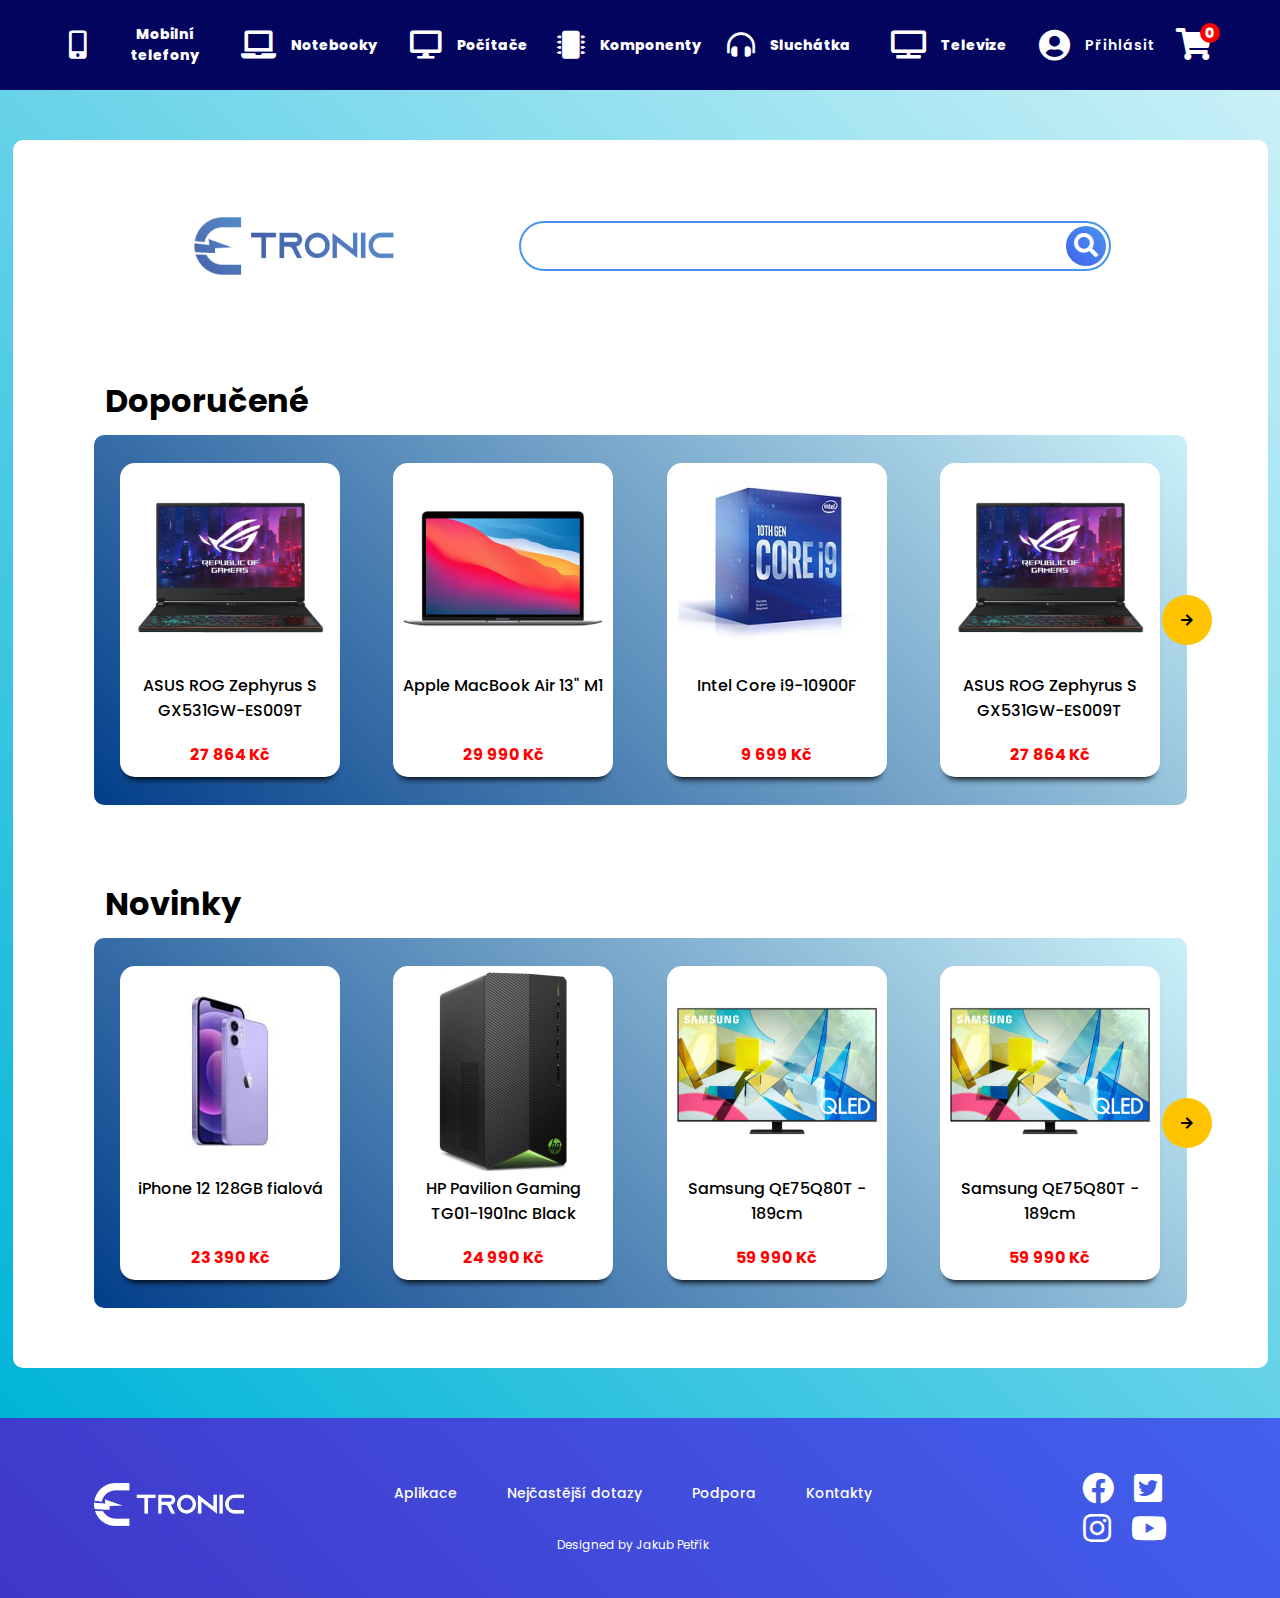
<file: index.html>
<!DOCTYPE html>
<html lang="en">
<head>
    <meta charset="UTF-8">
    <meta http-equiv="X-UA-Compatible" content="IE=edge">
    <meta name="viewport" content="width=device-width, initial-scale=1.0">
    <title>Etronic</title>
    <link rel="icon" href="./img/logo_Etronic_icon.png">
    <link rel="stylesheet" href="./res/scss/style.css">
    <link rel="stylesheet" href="https://cdnjs.cloudflare.com/ajax/libs/font-awesome/5.15.3/css/all.min.css">
    <link rel="preconnect" href="https://fonts.gstatic.com">
    <link href="https://fonts.googleapis.com/css2?family=Poppins:wght@300;400&display=swap" rel="stylesheet">
</head>
<body>
    <header>
        <div class="nav-toggle-container">
            <button class="nav-toggle">
                <i class="fas fa-bars"></i>
            </button>
        </div>
        <nav>
            <ul class="nav-links">
                <li class="dropdown">
                    <a class="nav-link nav-hover" href="./Mobilni Telefony.html">
                        <i class="fas fa-mobile-alt fa-2x"></i>
                        <span>Mobilní telefony</span>
                    </a>
                    <div class="dropdown-content">
                        <a href="./iPhone category.html">
                            <div class="circle-background">
                                <img class="size" src="./img/iphone.png" alt="iPhone">
                            </div>
                            <span>Apple</span>
                        </a>
                        <a href="./Samsung category.html">
                            <div class="circle-background">
                                <img class="size" src="./img/Samsung.png" alt="Samsung">
                            </div>
                            <span>Samsung</span>
                        </a>
                        <a href="#">
                            <div class="circle-background">
                                <img class="size" src="./img/Huawei.png" alt="Huawei">
                            </div>
                            <span>Huawei</span>
                        </a>
                    </div>
                </li>
                
                <li class="dropdown">
                    <a class="nav-link nav-hover" href="#">
                        <i class="fas fa-laptop fa-2x"></i>
                        <span>Notebooky</span>
                    </a>
                    <div class="dropdown-content dropdown-notebooks">
                        <a href="#">
                            <div class="circle-background">
                                <img class="size" src="./img/Macbook.png" alt="Macbook">
                            </div>
                            <span>Apple</span>
                        </a>
                        <a href="#">
                            <div class="circle-background">
                                <img class="size" src="./img/Asus notebook.png" alt="Asus">
                            </div>
                            <span>Asus</span>
                        </a>
                        <a href="#">
                            <div class="circle-background">
                                <img class="size" src="./img/Lenovo notebook.png" alt="Lenovo">
                            </div>
                            <span>Lenovo</span>
                        </a>
                    </div>
                </li>
                <li class="dropdown">
                    <a class="nav-link nav-hover" href="#">
                        <i class="fas fa-desktop fa-2x"></i>
                        <span>Počítače</span>
                    </a>
                    <div class="dropdown-content dropdown-notebooks">
                        <a href="#">
                            <div class="circle-background">
                                <img class="size" src="./img/Macbook.png" alt="Macbook">
                            </div>
                            <span>HP</span>
                        </a>
                        <a href="#">
                            <div class="circle-background">
                                <img class="size" src="./img/Asus notebook.png" alt="Asus">
                            </div>
                            <span>Asus</span>
                        </a>
                        <a href="#">
                            <div class="circle-background">
                                <img class="size" src="./img/Lenovo notebook.png" alt="Lenovo">
                            </div>
                            <span>Lenovo</span>
                        </a>
                    </div>
                </li>
                <li class="dropdown">
                    <a class="nav-link nav-hover" href="#">
                        <i class="fas fa-microchip fa-2x"></i>
                        <span>Komponenty</span>
                    </a>
                    <div class="dropdown-content dropdown-width">
                        <div class="dropdown-inline">
                            <a class="dropdown-flex" href="#">
                                <div class="circle-background">
                                    <img class="size" src="./img/Procesory.png" alt="Prcesory">
                                </div>
                                <span class="span-width">Procesory</span>
                            </a>
                        </div>
                        <div class="dropdown-inline">
                            <a class="dropdown-flex" href="#">
                                <div class="circle-background">
                                    <img class="size" src="./img/RAM.png" alt="Paměti">
                                </div>
                                <span class="span-width">Paměti</span>
                            </a>
                        </div>
                        <div class="dropdown-inline">
                            <a class="dropdown-flex" href="#">
                                <div class="circle-background">
                                    <img class="size" src="./img/HDD.png" alt="Lenovo">
                                </div>
                                <span class="span-width">HDD a SSD disky</span>
                            </a>
                        </div>
                        <div class="dropdown-inline">
                            <a class="dropdown-flex" href="#">
                                <div class="circle-background">
                                    <img class="size" src="./img/Základní deska.png" alt="Lenovo">
                                </div>
                                <span class="span-width">Základní desky</span>
                            </a>
                        </div>
                        <div class="dropdown-inline">
                            <a class="dropdown-flex" href="#">
                                <div class="circle-background">
                                    <img class="size" src="./img/Skříně a zdroje.png" alt="Lenovo">
                                </div>
                                <span class="span-width">Skříně a zdroje</span>
                            </a>
                        </div>
                    </div>
                </li>
                <li class="dropdown">
                    <a class="nav-link nav-hover" href="#">
                        <i class="fas fa-headphones-alt fa-2x"></i>
                        <span>Sluchátka</span>
                    </a>
                    <div class="dropdown-content dropdown-width">
                        <div class="dropdown-inline">
                            <a href="#">
                                <div class="circle-background">
                                    <img class="size" src="./img/AirPods.png" alt="AirPods">
                                </div>
                                <span class="span-width">Apple</span>
                            </a>
                        </div>
                        <div class="dropdown-inline">
                            <a href="#">
                                <div class="circle-background">
                                    <img class="size" src="./img/HyperX Suchatka.png" alt="HyperX">
                                </div>
                                <span class="span-width">HyperX</span>
                            </a>
                        </div>
                        <div class="dropdown-inline">
                            <a href="#">
                                <div class="circle-background">
                                    <img class="size" src="./img/Sony sluchatka.png" alt="Sony">
                                </div>
                                <span class="span-width">Sony</span>
                            </a>
                        </div>
                        <div class="dropdown-inline">
                            <a href="#">
                                <div class="circle-background">
                                    <img class="size" src="./img/Beats sluchatka.png" alt="Beats">
                                </div>
                                <span class="span-width">Beats</span>
                            </a>
                        </div>
                    </div>
                </li>
                <li class="dropdown">
                    <a class="nav-link nav-hover" href="#">
                        <i class="fas fa-tv fa-2x"></i>
                        <span>Televize</span>
                    </a>
                    <div class="dropdown-content dropdown-width">
                        <div class="dropdown-inline">
                            <a href="#">
                                <div class="circle-background">
                                    <img class="size" src="./img/Samsung TV.png" alt="Samsung">
                                </div>
                                <span class="span-width">Samsung</span>
                            </a>
                        </div>
                        <div class="dropdown-inline">
                            <a href="#">
                                <div class="circle-background">
                                    <img class="size" src="./img/LG TV.png" alt="LG">
                                </div>
                                <span class="span-width">LG</span>
                            </a>
                        </div>
                        <div class="dropdown-inline">
                            <a href="#">
                                <div class="circle-background">
                                    <img class="size" src="./img/Philips TV.png" alt="Philips">
                                </div>
                                <span class="span-width">Philips</span>
                            </a>
                        </div>
                        <div class="dropdown-inline">
                            <a href="#">
                                <div class="circle-background">
                                    <img class="size" src="./img/Sony TV.png" alt="Sony">
                                </div>
                                <span class="span-width">Sony</span>
                            </a>
                        </div>
                        <div class="dropdown-inline">
                            <a href="#">
                                <div class="circle-background">
                                    <img class="size" src="./img/Panasonic TV.png" alt="Panasonic">
                                </div>
                                <span class="span-width">Panasonic</span>
                            </a>
                        </div>
                    </div>
                </li>
            </ul>
        </nav>
        <a class="account-container" href="#">
            <i class="fas fa-user-circle fa-2x"></i>
            <span>Přihlásit</span>
        </a>
        <a class="shopping-container" href="./Shopping Cart.html">
            <i class="fas fa-shopping-cart fa-2x"></i><span class="product-number">0</span>
        </a>
    </header>

    <main>
        <div class="container">
            <div class="logo-search-container">
                <a class="logo-link" href="./index.html">
                    <img class="logo" src="./img/logo_Etronic.png" alt="Logo">
                </a>
                <div class="search-bar">
                    <input class="search" type="text" id="search" autocomplete="off">
                    <button class="search-btn"><i class="fas fa-search"></i></button>
                    <ul class="list-group" id="list"></ul>
                </div>

            </div>
            <section class="box-container">
                <div class="text-box">
                    <h1>Doporučené</h1>
                </div>
                <div class="box">
                    <div class="box-arrows">
                        <div class="carousel-box">

                            <div class="inside-box inside-box-visible" id="firstClone">
                                <a href="./ASUS ROG Zephyrus S.html">
                                    <img class="inside-box-img" src="./img/Asus X509UB-EJ010T.png" alt="iPhone">
                                    <span>ASUS ROG Zephyrus S GX531GW-ES009T</span>
                                </a>
                                <div class="price-box">
                                    <span class="price">27 864 Kč</span>
                                </div>
        
                            </div>
                            <div class="inside-box inside-box-visible">
                                <a href="./Apple MacBook Air 13 M1.html">
                                    <img class="inside-box-img" src="./img/Macbook Air 13.jpg" alt="iPhone">
                                    <span>Apple MacBook Air 13" M1</span>
                                </a>
                                <div class="price-box">
                                    <span class="price">29 990 Kč</span>
                                </div>
                            </div>
                            <div class="inside-box inside-box-visible">
                                <a href="./Intel Core i9-10900F.html">
                                    <img class="inside-box-img" src="./img/Intel core i9.jpg" alt="iPhone">
                                    <span>Intel Core i9-10900F</span>
                                </a>
                                <div class="price-box">
                                    <span class="price">9 699 Kč</span>
                                </div>
                            </div>
                            <div class="inside-box inside-box-visible">
                                
                                <a href="./ASUS ROG Zephyrus S.html">
                                    <img class="inside-box-img" src="./img/Asus X509UB-EJ010T.png" alt="iPhone">
                                    <span>ASUS ROG Zephyrus S GX531GW-ES009T</span>
                                </a>
                                <div class="price-box">
                                    <span class="price">27 864 Kč</span>
                                </div>
        
                            </div>
                            <div class="inside-box">
                                <a href="#">
                                    <img class="inside-box-img" src="./img/Intel core i9.jpg" alt="iPhone">
                                    <span>Intel Core i9-10900F</span>
                                </a>
                                <div class="price-box">
                                    <span class="price">9 699 Kč</span>
                                </div>
                            </div>
                            <div class="inside-box" id="lastClone">
                                <a href="#">
                                    <img class="inside-box-img" src="./img/Intel core i9.jpg" alt="iPhone">
                                    <span>Intel Core i9-10900F</span>
                                </a>
                                <div class="price-box">
                                    <span class="price">9 699 Kč</span>
                                </div>
                            </div>
                            <div class="inside-box">
                                <a href="#">
                                    <img class="inside-box-img" src="./img/Intel core i9.jpg" alt="iPhone">
                                    <span>Intel Core i9-10900F</span>
                                </a>
                                <div class="price-box">
                                    <span class="price">9 699 Kč</span>
                                </div>
                            </div>
                            <div class="inside-box">
                                <a href="./Apple MacBook Air 13 M1.html">
                                    <img class="inside-box-img" src="./img/Macbook Air 13.jpg" alt="iPhone">
                                    <span>Apple MacBook Air 13" M1</span>
                                </a>
                                <div class="price-box">
                                    <span class="price">29 990 Kč</span>
                                </div>
                            </div>
                        </div>
                        
                    </div>
                    <button class="previous-button" type="button" aria-label="previous">
                        <i class="fas fa-arrow-left"></i>
                    </button>
                    <button class="next-button" type="button" aria-label="previous">
                        <i class="fas fa-arrow-right"></i>
                    </button>
                </div>
            </section>
            <section class="box-container">
                <div class="text-box">
                    <h1>Novinky</h1>
                </div>
                <div class="box">
                    <div class="box-arrows">
                        <div class="carousel-box">
                            <div class="inside-box">
                                <a href="./iphone12_purple.html">
                                    <img class="inside-box-img phone-size" src="./img/iPhone 12 128GB fialova 1.jpg" alt="iPhone">
                                    <span>iPhone 12 128GB fialová</span>
                                </a>
                                <div class="price-box">
                                    <span class="price">23 390 Kč</span>
                                </div>
                            </div>
                            <div class="inside-box">
                                <a href="./HP Pavilion TG01-1901nc black.html">
                                    <img class="inside-box-img" src="./img/HP Pavilion Gaming TG01-1901nc Black.jpg" alt="iPhone">
                                    <span>HP Pavilion Gaming TG01-1901nc Black</span>
                                </a>
                                <div class="price-box">
                                    <span class="price">24 990 Kč</span>
                                </div>
                            </div>
                            <div class="inside-box">
                                <a href="./Samsung QE75Q80T - 189cm.html">
                                    <img class="inside-box-img tv-size" src="./img/Samsung QE75Q80T - 189cm.jpg" alt="iPhone">
                                    <span>Samsung QE75Q80T - 189cm</span>
                                </a>
                                <div class="price-box">
                                    <span class="price">59 990 Kč</span>
                                </div>
                            </div>
                            <div class="inside-box">
                                <a href="#">
                                    <img class="inside-box-img tv-size" src="./img/Samsung QE75Q80T - 189cm.jpg" alt="iPhone">
                                    <span>Samsung QE75Q80T - 189cm</span>
                                </a>
                                <div class="price-box">
                                    <span class="price">59 990 Kč</span>
                                </div>
                            </div>
                            <div class="inside-box">
                                <a href="#">
                                    <img class="inside-box-img tv-size" src="./img/Samsung QE75Q80T - 189cm.jpg" alt="iPhone">
                                    <span>Samsung QE75Q80T - 189cm</span>
                                </a>
                                <div class="price-box">
                                    <span class="price">59 990 Kč</span>
                                </div>
                            </div>
                            <div class="inside-box">
                                <a href="#">
                                    <img class="inside-box-img tv-size" src="./img/Samsung QE75Q80T - 189cm.jpg" alt="iPhone">
                                    <span>Samsung QE75Q80T - 189cm</span>
                                </a>
                                <div class="price-box">
                                    <span class="price">59 990 Kč</span>
                                </div>
                            </div>
                            <div class="inside-box">
                                <a href="#">
                                    <img class="inside-box-img tv-size" src="./img/Samsung QE75Q80T - 189cm.jpg" alt="iPhone">
                                    <span>Samsung QE75Q80T - 189cm</span>
                                </a>
                                <div class="price-box">
                                    <span class="price">59 990 Kč</span>
                                </div>
                            </div>
                            <div class="inside-box">
                                <a href="#">
                                    <img class="inside-box-img tv-size" src="./img/Samsung QE75Q80T - 189cm.jpg" alt="iPhone">
                                    <span>Samsung QE75Q80T - 189cm</span>
                                </a>
                                <div class="price-box">
                                    <span class="price">59 990 Kč</span>
                                </div>
                            </div>
                        </div>
                    </div>
                    <button class="previous-button" type="button" aria-label="previous">
                        <i class="fas fa-arrow-left"></i>
                    </button>
                    <button class="next-button" type="button" aria-label="previous">
                        <i class="fas fa-arrow-right"></i>
                    </button>
                </div>
            </section>
        </div>
    </main>

    <footer>
        <div class="logo-box">
            <a href="./index.html">
                <img class="logo" src="./img/logo_Etronic_bile.png" alt="Logo">
            </a>
        </div>
        <div class="nav">
            <ul class="links">
                <li>
                    <a class="link" href="#">
                        <span>Aplikace</span>
                    </a>
                </li>
                <li>
                    <a class="link" href="#">
                        <span>Nejčastější dotazy</span>
                    </a>
                </li>
                <li>
                    <a class="link" href="#">
                        <span>Podpora</span>
                    </a>
                </li>
                <li>
                    <a class="link" href="#">
                        <span>Kontakty</span>
                    </a>
                </li>
            </ul>
            <div class="creator-box">
                <span>Designed by Jakub Petřík</span>
            </div>
        </div>
        <div class="social-footer-icons">
            <ul class="social-nav-links">
                <li>
                    <a class="social-nav-link" href="#">
                        <i class="fab fa-facebook fa-2x"></i>
                    </a>
                </li>
                <li>
                    <a class="social-nav-link" href="#">
                        <i class="fab fa-twitter-square fa-2x"></i>
                    </a>
                </li>
            </ul>
            <ul class="social-nav-links social-nav">
                <li>
                    <a class="social-nav-link" href="#">
                        <i class="fab fa-instagram fa-2x"></i>
                    </a>
                </li>
                <li>
                    <a class="social-nav-link" href="#">
                        <i class="fab fa-youtube fa-2x"></i>
                    </a>
                </li>
            </ul>
        </div>
    </footer>

    <script src="./res/js/main.js"></script>
    <script src="./res/js/shopping_cart.js"></script>
</body>
</html>
</file>
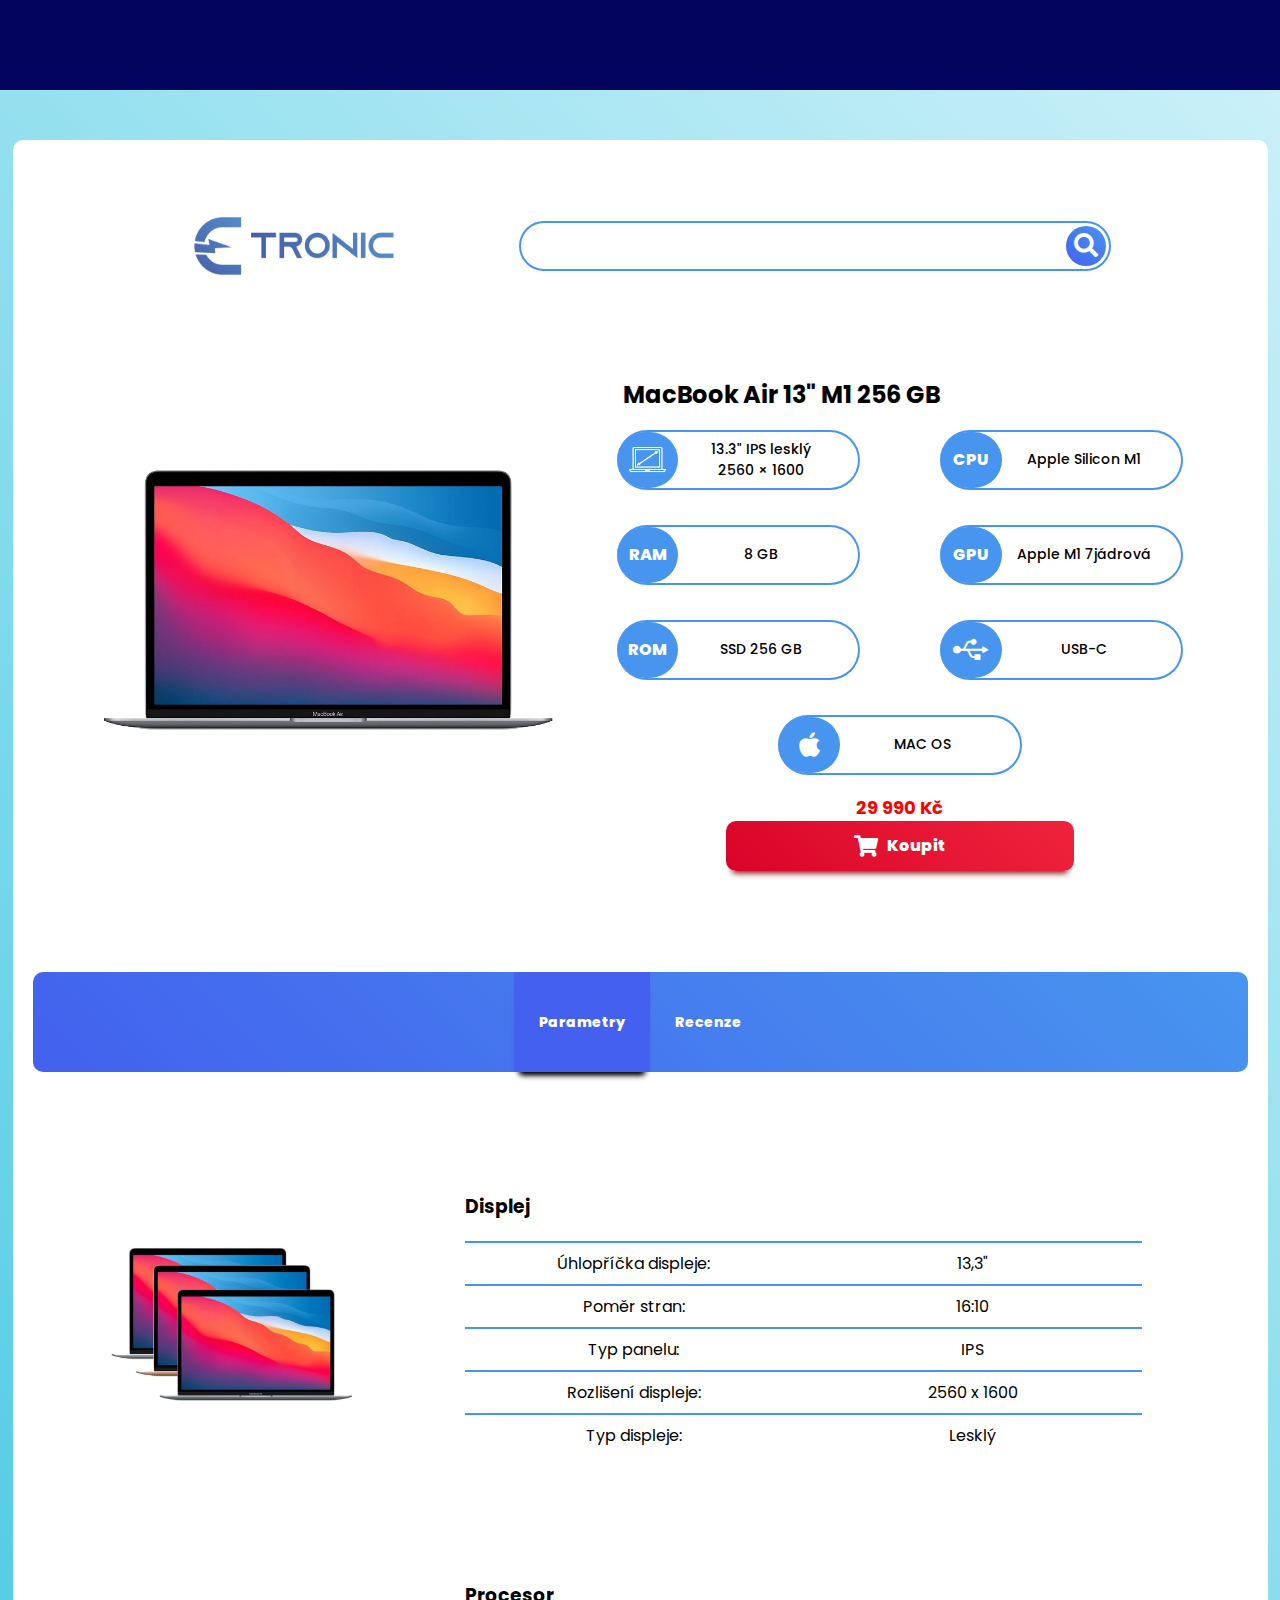
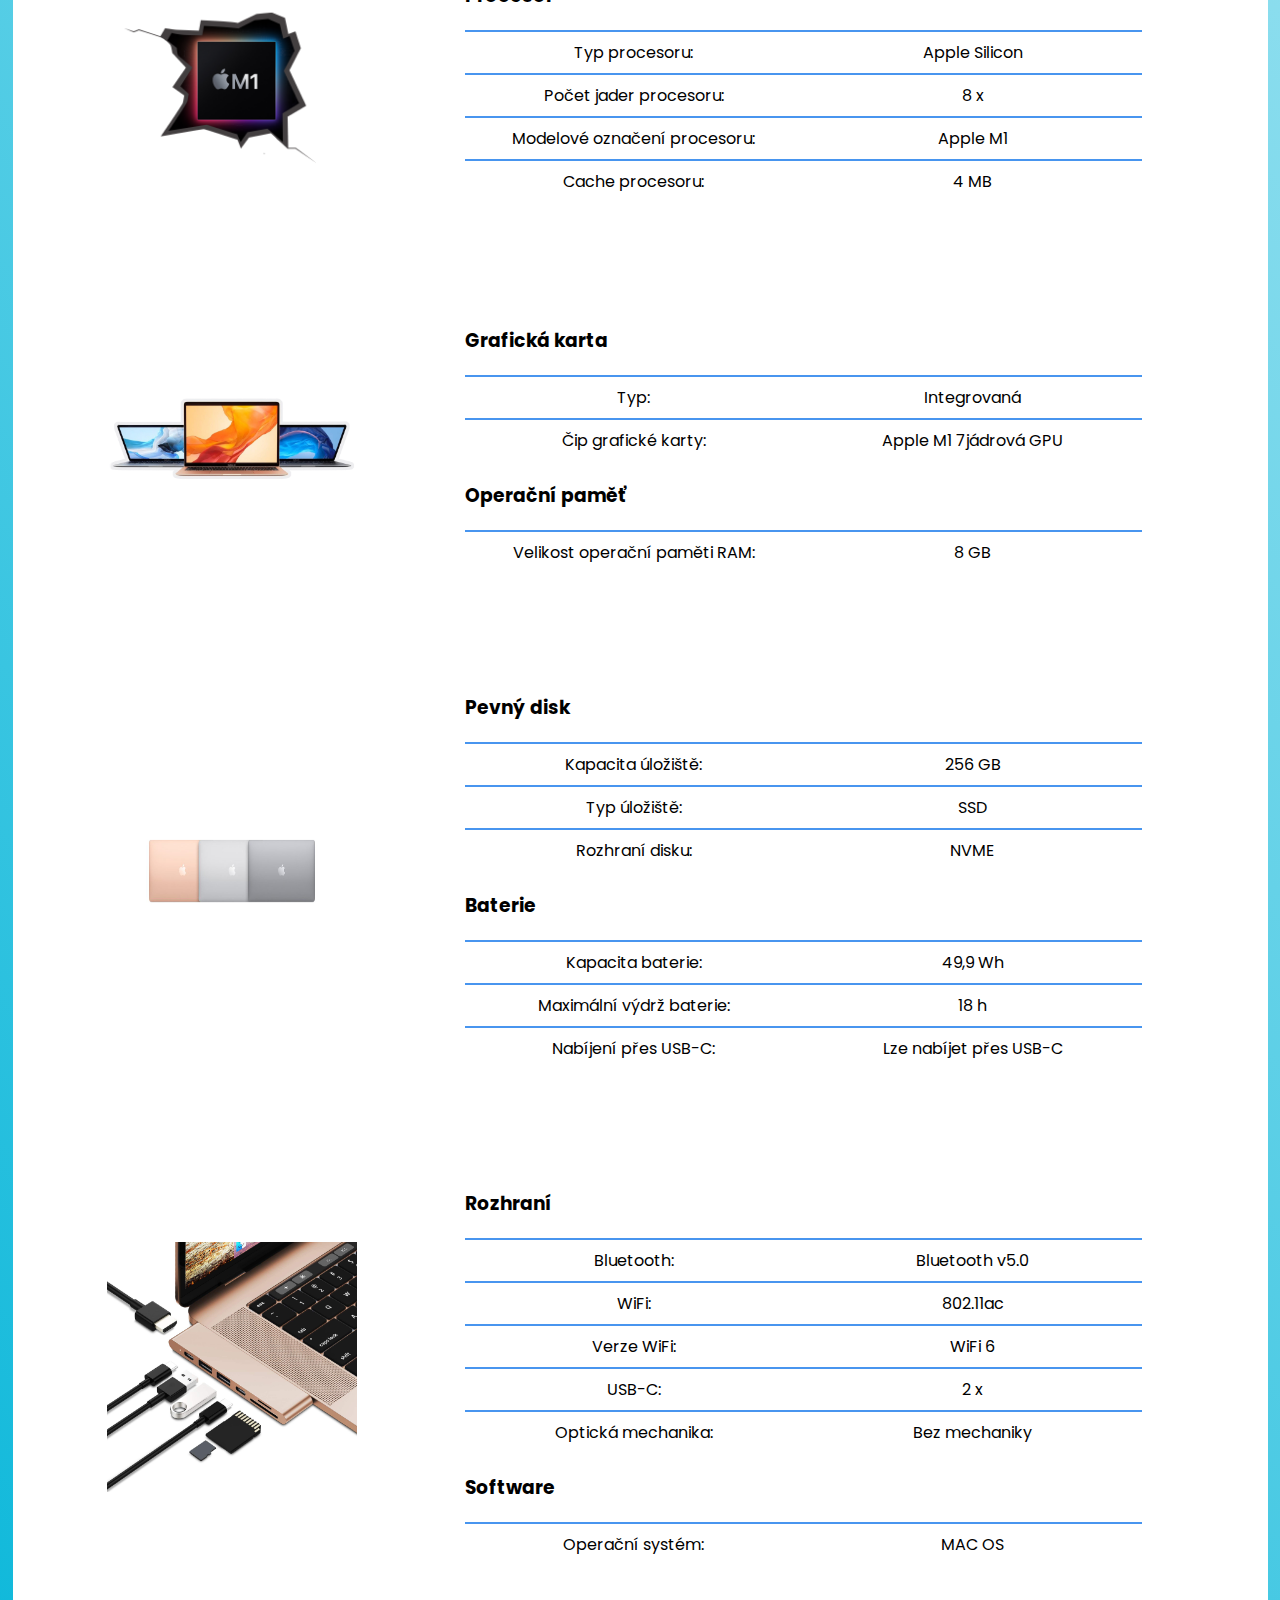
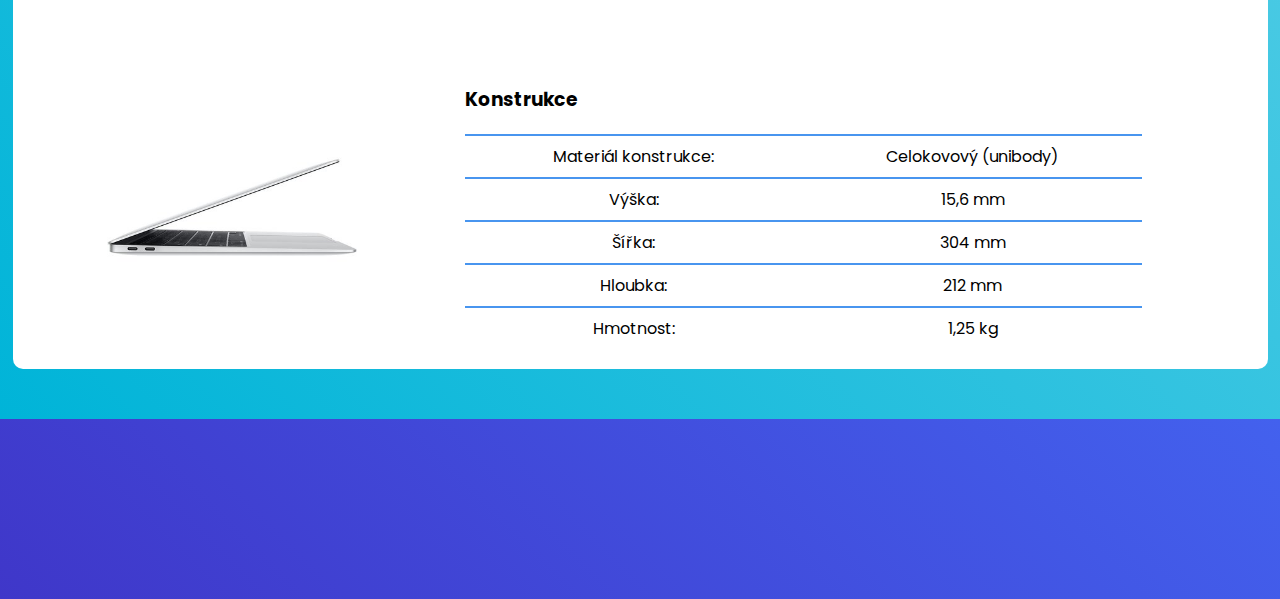
<file: Apple MacBook Air 13 M1.html>
<!DOCTYPE html>
<html lang="en">
<head>
    <meta charset="UTF-8">
    <meta http-equiv="X-UA-Compatible" content="IE=edge">
    <meta name="viewport" content="width=device-width, initial-scale=1.0">
    <title>Macbook Air 13" M1 256 GB | Etronic</title>
    <link rel="icon" href="./img/logo_Etronic_icon.png">
    <link rel="stylesheet" href="./res/scss/style.css">
    <link rel="stylesheet" href="https://cdnjs.cloudflare.com/ajax/libs/font-awesome/5.15.3/css/all.min.css">
    <link rel="preconnect" href="https://fonts.gstatic.com">
    <link href="https://fonts.googleapis.com/css2?family=Poppins:wght@300;400&display=swap" rel="stylesheet">
</head>
<body>
    <header>

    </header>

    <main>
        <div class="container">
            <div class="logo-search-container">
                <a class="logo-link" href="./index.html">
                    <img class="logo" src="./img/logo_Etronic.png" alt="Logo">
                </a>
                <div class="search-bar">
                    <input class="search" type="text" id="search" autocomplete="off">
                    <button class="search-btn"><i class="fas fa-search"></i></button>
                    <ul class="list-group" id="list"></ul>
                </div>

            </div>

            <div id="2" class="product">
                <!-- <div class="product-picture">
                    <img class="picture-js" src="./img/Macbook Air 13 M1.png" alt="iPhone 12">
                </div> -->
                <div class="product-info">
                    <!-- <div class="product-name product-name-pos">Macbook Air 13" M1 256 GB</div> -->
                    <div class="product-specs">
                        <div class="specific-container">
                            <div class="circle-box">
                                <img class="re-size" src="./img/notebook display size 1.png" alt="">
                            </div>
                            <div class="specific">
                                <span>13.3" IPS lesklý 2560 × 1600</span>
                            </div>
                        </div>
                        <div class="specific-container">
                            <div class="circle-box">
                                <span>CPU</span>
                            </div>
                            <div class="specific">
                                <span>Apple Silicon M1</span>
                            </div>
                        </div>
                        <div class="specific-container">
                            <div class="circle-box">
                                <span>RAM</span>
                            </div>
                            <div class="specific">
                                <span>8 GB</span>
                            </div>
                        </div>
                        <div class="specific-container">
                            <div class="circle-box">
                                <span>GPU</span>
                            </div>
                            <div class="specific">
                                <span>Apple M1 7jádrová</span>
                            </div>
                        </div>
                        <div class="specific-container">
                            <div class="circle-box">
                                <span>ROM</span>
                            </div>
                            <div class="specific">
                                <span>SSD 256 GB</span>
                            </div>
                        </div>
                        <div class="specific-container">
                            <div class="circle-box">
                                <i class="fab fa-usb"></i>
                            </div>
                            <div class="specific">
                                <span>USB-C</span>
                            </div>
                        </div>
                        <div class="specific-container">
                            <div class="circle-box">
                                <i class="fab fa-apple"></i>
                            </div>
                            <div class="specific">
                                <span>MAC OS</span>
                            </div>
                        </div>
                    </div>
                    <!-- <div class="buyer-box">
                        <div class="price-container">
                            <span>29 990 Kč</span>
                        </div>
                        <a class="buy-btn" href="./Shopping Cart.html">
                            <div class="shopping-cart">
                                <i class="fas fa-shopping-cart fa-lg"></i>
                                <span>Koupit</span>
                            </div>
                        </a>
                    </div> -->
                </div>
            </div>


            <div class="tabs-container">
                <ul id="nav-tab" class="tabs-nav-links">
                    <li class="active-tab">
                        <a class="tabs-nav-link active-tab" href="#parameters">
                            Parametry
                        </a>
                    </li>
                    <li>
                        <a class="tabs-nav-link" href="#review">
                            Recenze
                        </a>
                    </li>
                </ul>
            </div>

            <div class="parameters-box active-tab" id="parameters">
                <div class="parameters-container">
                    <div class="photo-iphone">
                        <img src="./img/Macbook Air 13 M1 displej.png" alt="">
                    </div>
                    <div class="display-container">
                        <h3>Displej</h3>
                        <div class="parameters">
                            <div class="param-h">
                                <span>Úhlopříčka displeje:</span>
                            </div>
                            <div class="param-span">
                                <span>13,3"</span>
                            </div>
                        </div>
                        <div class="parameters">
                            <div class="param-h">
                                <span>Poměr stran:</span>
                            </div>
                            <div class="param-span">
                                <span>16:10</span>
                            </div>
                        </div>
                        <div class="parameters">
                            <div class="param-h">
                                <span>Typ panelu:</span>
                            </div>
                            <div class="param-span">
                                <span>IPS</span>
                            </div>
                        </div>
                        <div class="parameters">
                            <div class="param-h">
                                <span>Rozlišení displeje:</span>
                            </div>
                            <div class="param-span">
                                <span>2560 x 1600</span>
                            </div>
                        </div>
                        <div class="parameters">
                            <div class="param-h">
                                <span>Typ displeje:</span>
                            </div>
                            <div class="param-span">
                                <span>Lesklý</span>
                            </div>
                        </div>
                    </div>
                </div>
                <div class="parameters-container">
                    <div class="photo-iphone">
                        <img src="./img/Macbook Air 13 M1 procesor.png" alt="">
                    </div>
                    <div class="display-container">
                        <h3>Procesor</h3>
                        <div class="parameters">
                            <div class="param-h">
                                <span>Typ procesoru:</span>
                            </div>
                            <div class="param-span">
                                <span>Apple Silicon</span>
                            </div>
                        </div>
                        <div class="parameters">
                            <div class="param-h">
                                <span>Počet jader procesoru:</span>
                            </div>
                            <div class="param-span">
                                <span>8 x</span>
                            </div>
                        </div>
                        <div class="parameters">
                            <div class="param-h">
                                <span>Modelové označení procesoru:</span>
                            </div>
                            <div class="param-span">
                                <span>Apple M1</span>
                            </div>
                        </div>
                        <div class="parameters">
                            <div class="param-h">
                                <span>Cache procesoru:</span>
                            </div>
                            <div class="param-span">
                                <span>4 MB</span>
                            </div>
                        </div>
                    </div>
                </div>
                <div class="parameters-container">
                    <div class="photo-iphone">
                        <img src="./img/Macbook Air 13 M1 grafika.png" alt="">
                    </div>
                    <div class="display-container">
                        <h3>Grafická karta</h3>
                        <div class="parameters">
                            <div class="param-h">
                                <span>Typ:</span>
                            </div>
                            <div class="param-span">
                                <span>Integrovaná</span>
                            </div>
                        </div>
                        <div class="parameters">
                            <div class="param-h">
                                <span>Čip grafické karty:</span>
                            </div>
                            <div class="param-span">
                                <span>Apple M1 7jádrová GPU</span>
                            </div>
                        </div>
                        <h3>Operační paměť</h3>
                        <div class="parameters">
                            <div class="param-h">
                                <span>Velikost operační paměti RAM:</span>
                            </div>
                            <div class="param-span">
                                <span>8 GB</span>
                            </div>
                        </div>
                    </div>
                </div>
                <div class="parameters-container">
                    <div class="photo-iphone">
                        <img src="./img/Macbook Air 13 M1 pevny disk.jpg" alt="">
                    </div>
                    <div class="display-container">
                        <h3>Pevný disk</h3>
                        <div class="parameters">
                            <div class="param-h">
                                <span>Kapacita úložiště:</span>
                            </div>
                            <div class="param-span">
                                <span>256 GB</span>
                            </div>
                        </div>
                        <div class="parameters">
                            <div class="param-h">
                                <span>Typ úložiště:</span>
                            </div>
                            <div class="param-span">
                                <span>SSD</span>
                            </div>    
                        </div>
                        <div class="parameters">
                            <div class="param-h">
                                <span>Rozhraní disku:</span>
                            </div>
                            <div class="param-span">
                                <span>NVME</span>
                            </div>    
                        </div>
                        <h3>Baterie</h3>
                        <div class="parameters">
                            <div class="param-h">
                                <span>Kapacita baterie:</span>
                            </div>
                            <div class="param-span">
                                <span>49,9 Wh</span>
                            </div>    
                        </div>
                        <div class="parameters">
                            <div class="param-h">
                                <span>Maximální výdrž baterie:</span>
                            </div>
                            <div class="param-span">
                                <span>18 h</span>
                            </div>    
                        </div>
                        <div class="parameters">
                            <div class="param-h">
                                <span>Nabíjení přes USB-C:</span>
                            </div>
                            <div class="param-span">
                                <span>Lze nabíjet přes USB-C</span>
                            </div>    
                        </div>
                    </div>
                </div>
                <div class="parameters-container">
                    <div class="photo-iphone">
                        <img src="./img/Macbook Air 13 M1 software.jpg" alt="">
                    </div>
                    <div class="display-container">
                        <h3>Rozhraní</h3>
                        <div class="parameters">
                            <div class="param-h">
                                <span>Bluetooth:</span>
                            </div>
                            <div class="param-span">
                                <span>Bluetooth v5.0</span>
                            </div>
                        </div>
                        <div class="parameters">
                            <div class="param-h">
                                <span>WiFi:</span>
                            </div>
                            <div class="param-span">
                                <span>802.11ac</span>
                            </div>
                        </div>
                        <div class="parameters">
                            <div class="param-h">
                                <span>Verze WiFi:</span>
                            </div>
                            <div class="param-span">
                                <span>WiFi 6</span>
                            </div>
                        </div>
                        <div class="parameters">
                            <div class="param-h">
                                <span>USB-C:</span>
                            </div>
                            <div class="param-span">
                                <span>2 x</span>
                            </div>
                        </div>
                        <div class="parameters">
                            <div class="param-h">
                                <span>Optická mechanika:</span>
                            </div>
                            <div class="param-span">
                                <span>Bez mechaniky</span>
                            </div>
                        </div>
                        <h3>Software</h3>
                        <div class="parameters">
                            <div class="param-h">
                                <span>Operační systém:</span>
                            </div>
                            <div class="param-span">
                                <span>MAC OS</span>
                            </div>
                        </div>
                    </div>
                </div>
                <div class="parameters-container">
                    <div class="photo-iphone">
                        <img src="./img/Macbook Air 13 M1 konstrukce.jpg" alt="">
                    </div>
                    <div class="display-container">
                        <h3>Konstrukce</h3>
                        <div class="parameters">
                            <div class="param-h">
                                <span>Materiál konstrukce:</span>
                            </div>
                            <div class="param-span">
                                <span>Celokovový (unibody)</span>
                            </div>
                        </div>
                        <div class="parameters">
                            <div class="param-h">
                                <span>Výška:</span>
                            </div>
                            <div class="param-span">
                                <span>15,6 mm</span>
                            </div>
                        </div>
                        <div class="parameters">
                            <div class="param-h">
                                <span>Šířka:</span>
                            </div>
                            <div class="param-span">
                                <span>304 mm</span>
                            </div>
                        </div>
                        <div class="parameters">
                            <div class="param-h">
                                <span>Hloubka:</span>
                            </div>
                            <div class="param-span">
                                <span>212 mm</span>
                            </div>
                        </div>
                        <div class="parameters">
                            <div class="param-h">
                                <span>Hmotnost:</span>
                            </div>
                            <div class="param-span">
                                <span>1,25 kg</span>
                            </div>
                        </div>
                    </div>
                </div>
            </div>
            
            <div class="parameters-box" id="review">
                <div class="rating-container">
                    <div class="star-container">
                        <h1>9,8</h1>
                        <div class="stars">
                            <i class="fas fa-star"></i>
                            <i class="fas fa-star"></i>
                            <i class="fas fa-star"></i>
                            <i class="fas fa-star"></i>
                            <i class="fas fa-star"></i>
                            <i class="fas fa-star"></i>
                            <i class="fas fa-star"></i>
                            <i class="fas fa-star"></i>
                            <i class="fas fa-star"></i>
                            <i class="fas fa-star"></i>
                        </div>
                    </div>
                    <div class="stars-rating">
                        <div class="user-rating">
                            <span>10</span>
                            <i class="fas fa-star"></i>
                            <span class="counter-container"></span>
                            <span>95 x</span>
                        </div>
                        <div class="user-rating">
                            <span>9</span>
                            <i class="fas fa-star"></i>
                            <span class="counter-container"></span>
                            <span>95 x</span>
                        </div>
                        <div class="user-rating">
                            <span>8</span>
                            <i class="fas fa-star"></i>
                            <span class="counter-container"></span>
                            <span>95 x</span>
                        </div>
                        <div class="user-rating">
                            <span>7</span>
                            <i class="fas fa-star"></i>
                            <span class="counter-container"></span>
                            <span>95 x</span>
                        </div>
                        <div class="user-rating">
                            <span>6</span>
                            <i class="fas fa-star"></i>
                            <span class="counter-container"></span>
                            <span>95 x</span>
                        </div>
                    </div>
                    <div class="stars-rating">
                        <div class="user-rating">
                            <span>5</span>
                            <i class="fas fa-star"></i>
                            <span class="counter-container"></span>
                            <span>95 x</span>
                        </div>
                        <div class="user-rating">
                            <span>4</span>
                            <i class="fas fa-star"></i>
                            <span class="counter-container"></span>
                            <span>95 x</span>
                        </div>
                        <div class="user-rating">
                            <span>3</span>
                            <i class="fas fa-star"></i>
                            <span class="counter-container"></span>
                            <span>95 x</span>
                        </div>
                        <div class="user-rating">
                            <span>2</span>
                            <i class="fas fa-star"></i>
                            <span class="counter-container"></span>
                            <span>95 x</span>
                        </div>
                        <div class="user-rating">
                            <span>1</span>
                            <i class="fas fa-star"></i>
                            <span class="counter-container"></span>
                            <span>95 x</span>
                        </div>
                    </div>
                </div>
            </div>
        </div>
    </main>

    <footer>
        
    </footer>

    <script src="./res/js/main.js"></script>
    <script src="./res/js/product_main.js"></script>
    <script src="./res/js/shopping_cart.js"></script>

</body>
</html>
</file>
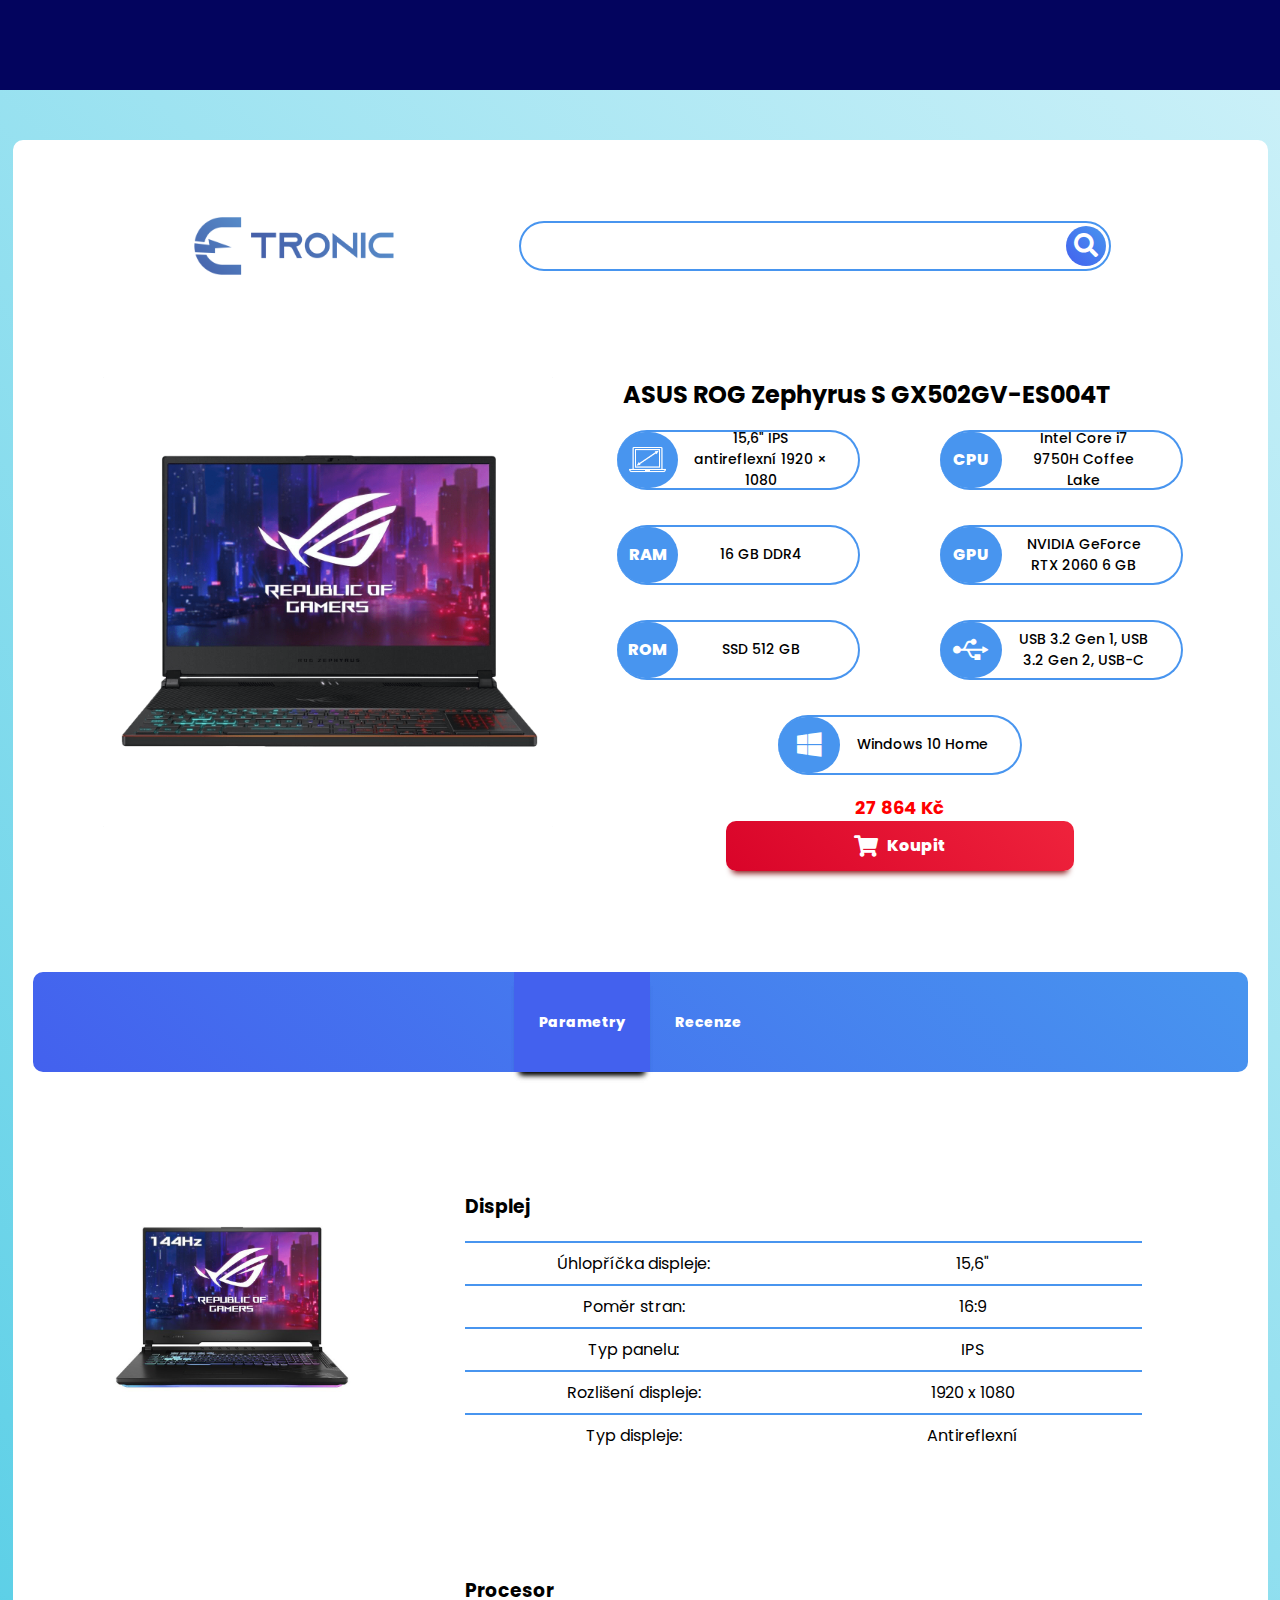
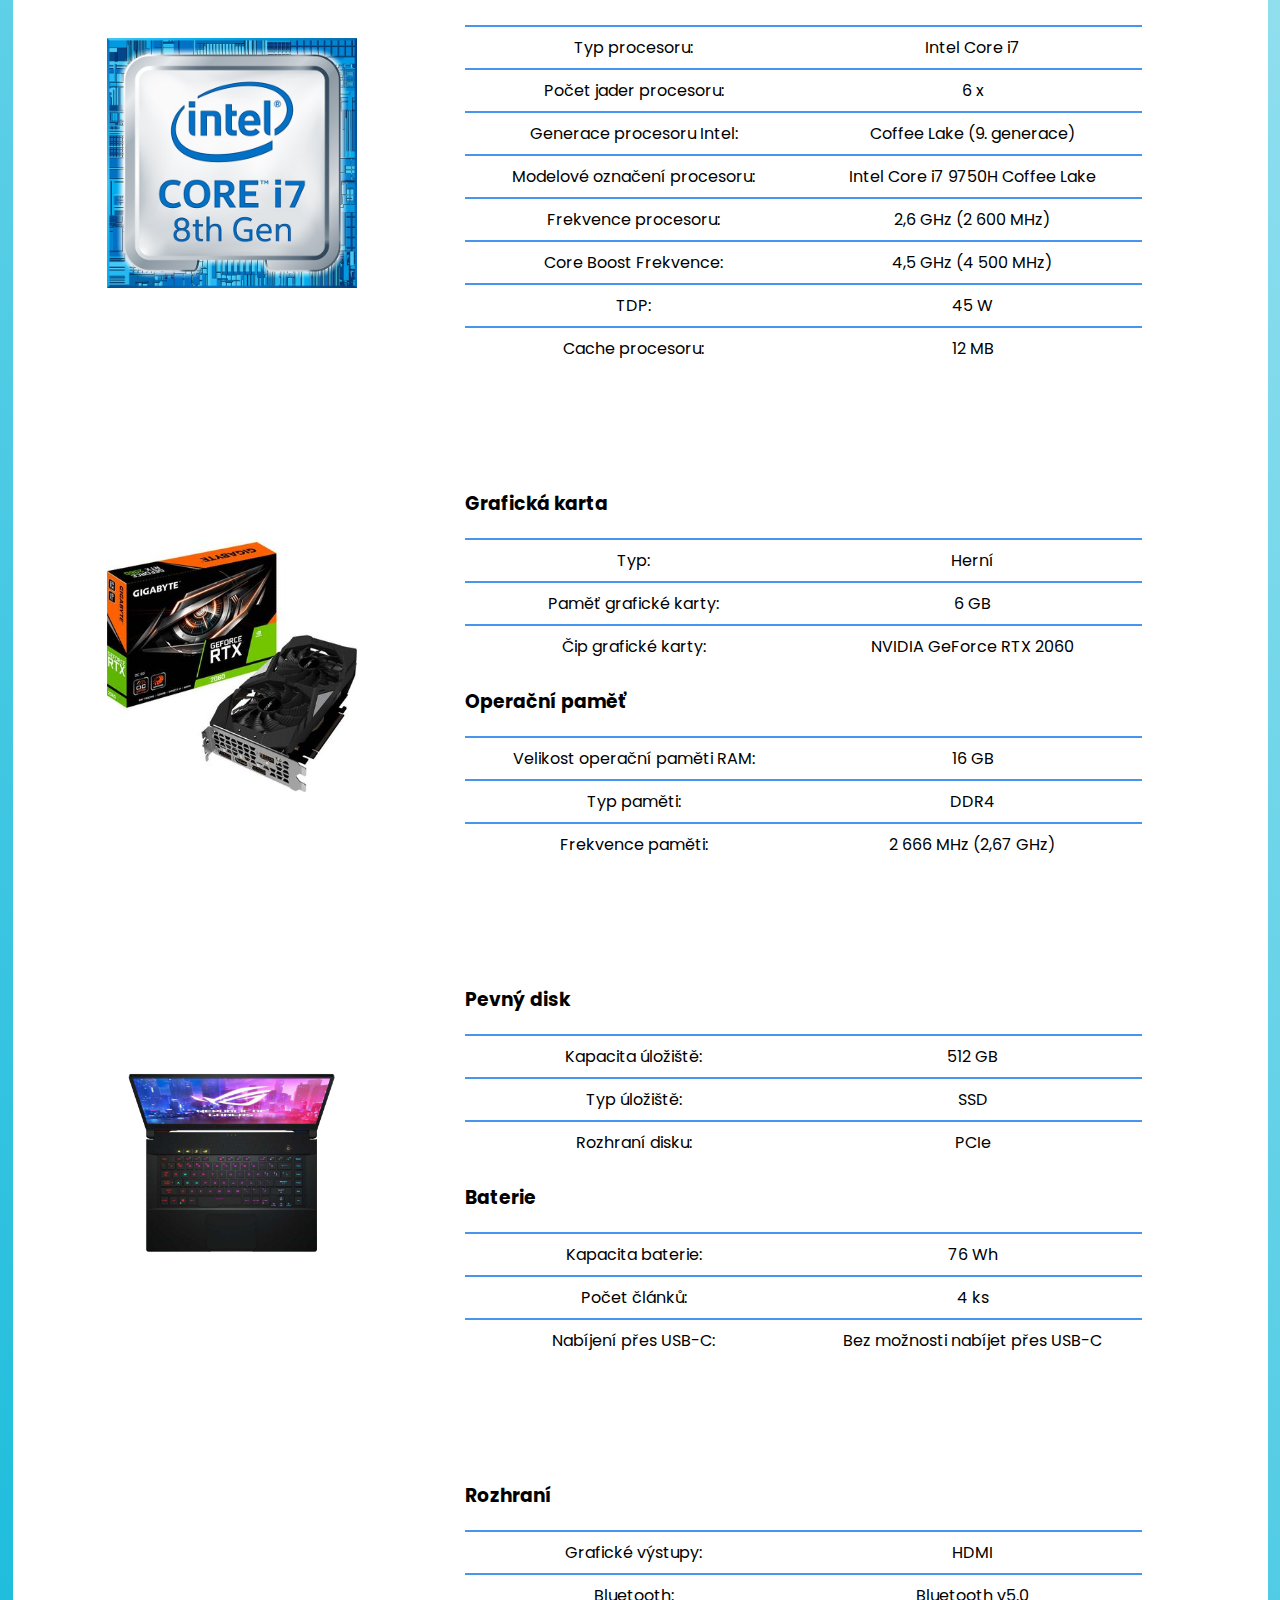
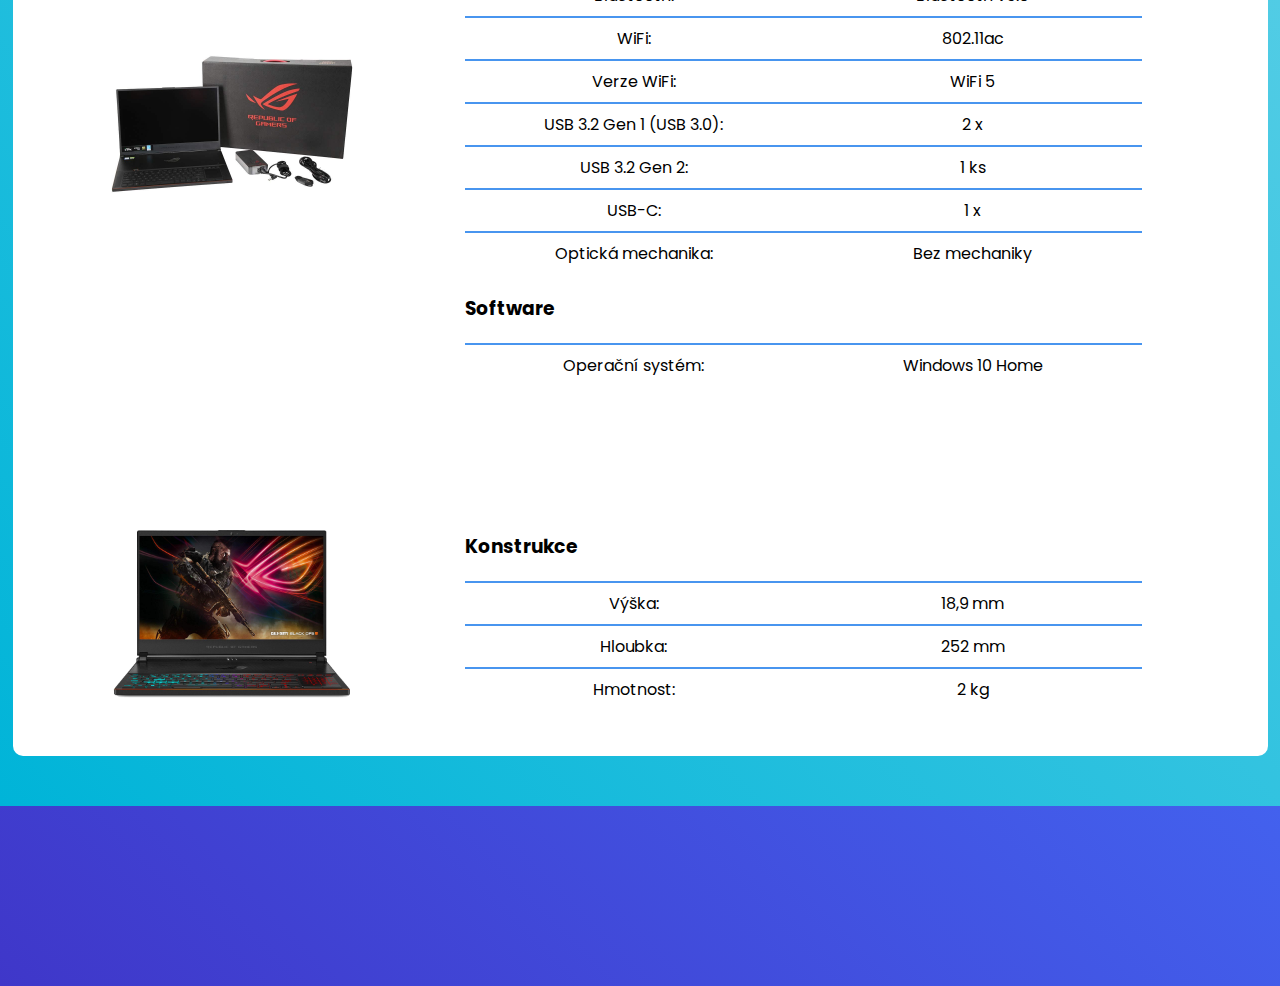
<file: ASUS ROG Zephyrus S.html>
<!DOCTYPE html>
<html lang="en">
<head>
    <meta charset="UTF-8">
    <meta http-equiv="X-UA-Compatible" content="IE=edge">
    <meta name="viewport" content="width=device-width, initial-scale=1.0">
    <title>ASUS ROG Zephyrus S GX502GV-ES004T | Etronic</title>
    <link rel="icon" href="./img/logo_Etronic_icon.png">
    <link rel="stylesheet" href="./res/scss/style.css">
    <link rel="stylesheet" href="https://cdnjs.cloudflare.com/ajax/libs/font-awesome/5.15.3/css/all.min.css">
    <link rel="preconnect" href="https://fonts.gstatic.com">
    <link href="https://fonts.googleapis.com/css2?family=Poppins:wght@300;400&display=swap" rel="stylesheet">
</head>
<body>
    <header>
        
    </header>

    <main>
        <div class="container">
            <div class="logo-search-container">
                <a class="logo-link" href="./index.html">
                    <img class="logo" src="./img/logo_Etronic.png" alt="Logo">
                </a>
                <div class="search-bar">
                    <input class="search" type="text" id="search" autocomplete="off">
                    <button class="search-btn"><i class="fas fa-search"></i></button>
                    <ul class="list-group" id="list"></ul>
                </div>
            </div>

            <div id="3" class="product">
                <!-- <div class="product-picture">
                    <img class="picture-js" src="./img/Asus X509UB-EJ010T.png" alt="iPhone 12">
                </div> -->
                <div class="product-info">
                    <!-- <div class="product-name product-name-pos">ASUS ROG Zephyrus S GX502GV-ES004T</div> -->
                    <div class="product-specs">
                        <div class="specific-container">
                            <div class="circle-box">
                                <img class="re-size" src="./img/notebook display size 1.png" alt="">
                            </div>
                            <div class="specific">
                                <span>15,6" IPS antireflexní 1920 × 1080</span>
                            </div>
                        </div>
                        <div class="specific-container">
                            <div class="circle-box">
                                <span>CPU</span>
                            </div>
                            <div class="specific">
                                <span>Intel Core i7 9750H Coffee Lake</span>
                            </div>
                        </div>
                        <div class="specific-container">
                            <div class="circle-box">
                                <span>RAM</span>
                            </div>
                            <div class="specific">
                                <span>16 GB DDR4</span>
                            </div>
                        </div>
                        <div class="specific-container">
                            <div class="circle-box">
                                <span>GPU</span>
                            </div>
                            <div class="specific">
                                <span>NVIDIA GeForce RTX 2060 6 GB</span>
                            </div>
                        </div>
                        <div class="specific-container">
                            <div class="circle-box">
                                <span>ROM</span>
                            </div>
                            <div class="specific">
                                <span>SSD 512 GB</span>
                            </div>
                        </div>
                        <div class="specific-container">
                            <div class="circle-box">
                                <i class="fab fa-usb"></i>
                            </div>
                            <div class="specific">
                                <span>USB 3.2 Gen 1, USB 3.2 Gen 2, USB-C</span>
                            </div>
                        </div>
                        <div class="specific-container">
                            <div class="circle-box">
                                <i class="fab fa-windows"></i>
                            </div>
                            <div class="specific">
                                <span>Windows 10 Home</span>
                            </div>
                        </div>
                    </div>
                    <!-- <div class="buyer-box">
                        <div class="price-container">
                            <span>27 864 Kč</span>
                        </div>
                        <a class="buy-btn" href="./Shopping Cart.html">
                            <div class="shopping-cart">
                                <i class="fas fa-shopping-cart fa-lg"></i>
                                <span>Koupit</span>
                            </div>
                        </a>
                    </div> -->
                </div>
            </div>


            <div class="tabs-container">
                <ul id="nav-tab" class="nav-links tabs-nav-links">
                    <li class="active-tab">
                        <a class="nav-link tabs-nav-link active-tab" href="#parameters">
                            Parametry
                        </a>
                    </li>
                    <li>
                        <a class="nav-link tabs-nav-link" href="#review">
                            Recenze
                        </a>
                    </li>
                </ul>
            </div>

            <div class="parameters-box active-tab" id="parameters">
                <div class="parameters-container">
                    <div class="photo-iphone">
                        <img src="./img/ASUS ROG Zephyrus S GX502GV-ES004T Black Metal display.jpg" alt="">
                    </div>
                    <div class="display-container">
                        <h3>Displej</h3>
                        <div class="parameters">
                            <div class="param-h">
                                <span>Úhlopříčka displeje:</span>
                            </div>
                            <div class="param-span">
                                <span>15,6"</span>
                            </div>
                        </div>
                        <div class="parameters">
                            <div class="param-h">
                                <span>Poměr stran:</span>
                            </div>
                            <div class="param-span">
                                <span>16:9</span>
                            </div>
                        </div>
                        <div class="parameters">
                            <div class="param-h">
                                <span>Typ panelu:</span>
                            </div>
                            <div class="param-span">
                                <span>IPS</span>
                            </div>
                        </div>
                        <div class="parameters">
                            <div class="param-h">
                                <span>Rozlišení displeje:</span>
                            </div>
                            <div class="param-span">
                                <span>1920 x 1080</span>
                            </div>
                        </div>
                        <div class="parameters">
                            <div class="param-h">
                                <span>Typ displeje:</span>
                            </div>
                            <div class="param-span">
                                <span>Antireflexní</span>
                            </div>
                        </div>
                    </div>
                </div>
                <div class="parameters-container">
                    <div class="photo-iphone">
                        <img src="./img/ASUS ROG Zephyrus S GX502GV-ES004T Black Metal performance.jpg" alt="">
                    </div>
                    <div class="display-container">
                        <h3>Procesor</h3>
                        <div class="parameters">
                            <div class="param-h">
                                <span>Typ procesoru:</span>
                            </div>
                            <div class="param-span">
                                <span>Intel Core i7</span>
                            </div>
                        </div>
                        <div class="parameters">
                            <div class="param-h">
                                <span>Počet jader procesoru:</span>
                            </div>
                            <div class="param-span">
                                <span>6 x</span>
                            </div>
                        </div>
                        <div class="parameters">
                            <div class="param-h">
                                <span>Generace procesoru Intel:</span>
                            </div>
                            <div class="param-span">
                                <span>Coffee Lake (9. generace)</span>
                            </div>
                        </div>
                        <div class="parameters">
                            <div class="param-h">
                                <span>Modelové označení procesoru:</span>
                            </div>
                            <div class="param-span">
                                <span>Intel Core i7 9750H Coffee Lake</span>
                            </div>
                        </div>
                        <div class="parameters">
                            <div class="param-h">
                                <span>Frekvence procesoru:</span>
                            </div>
                            <div class="param-span">
                                <span>2,6 GHz (2 600 MHz)</span>
                            </div>
                        </div>
                        <div class="parameters">
                            <div class="param-h">
                                <span>Core Boost Frekvence:</span>
                            </div>
                            <div class="param-span">
                                <span>4,5 GHz (4 500 MHz)</span>
                            </div>
                        </div>
                        <div class="parameters">
                            <div class="param-h">
                                <span>TDP:</span>
                            </div>
                            <div class="param-span">
                                <span>45 W</span>
                            </div>
                        </div>
                        <div class="parameters">
                            <div class="param-h">
                                <span>Cache procesoru:</span>
                            </div>
                            <div class="param-span">
                                <span>12 MB</span>
                            </div>
                        </div>
                    </div>
                </div>
                <div class="parameters-container">
                    <div class="photo-iphone">
                        <img src="./img/Geforce RTX 2060 6gb.jpg" alt="">
                    </div>
                    <div class="display-container">
                        <h3>Grafická karta</h3>
                        <div class="parameters">
                            <div class="param-h">
                                <span>Typ:</span>
                            </div>
                            <div class="param-span">
                                <span>Herní</span>
                            </div>
                        </div>
                        <div class="parameters">
                            <div class="param-h">
                                <span>Paměť grafické karty:</span>
                            </div>
                            <div class="param-span">
                                <span>6 GB</span>
                            </div>
                        </div>
                        <div class="parameters">
                            <div class="param-h">
                                <span>Čip grafické karty:</span>
                            </div>
                            <div class="param-span">
                                <span>NVIDIA GeForce RTX 2060</span>
                            </div>
                        </div>
                        <h3>Operační paměť</h3>
                        <div class="parameters">
                            <div class="param-h">
                                <span>Velikost operační paměti RAM:</span>
                            </div>
                            <div class="param-span">
                                <span>16 GB</span>
                            </div>
                        </div>
                        <div class="parameters">
                            <div class="param-h">
                                <span>Typ paměti:</span>
                            </div>
                            <div class="param-span">
                                <span>DDR4</span>
                            </div>
                        </div>
                        <div class="parameters">
                            <div class="param-h">
                                <span>Frekvence paměti:</span>
                            </div>
                            <div class="param-span">
                                <span>2 666 MHz (2,67 GHz)</span>
                            </div>
                        </div>
                    </div>
                </div>
                <div class="parameters-container">
                    <div class="photo-iphone">
                        <img src="./img/ASUS ROG Zephyrus S GX502GV-ES004T Black Metal pevny disk.png" alt="">
                    </div>
                    <div class="display-container">
                        <h3>Pevný disk</h3>
                        <div class="parameters">
                            <div class="param-h">
                                <span>Kapacita úložiště:</span>
                            </div>
                            <div class="param-span">
                                <span>512 GB</span>
                            </div>
                        </div>
                        <div class="parameters">
                            <div class="param-h">
                                <span>Typ úložiště:</span>
                            </div>
                            <div class="param-span">
                                <span>SSD</span>
                            </div>    
                        </div>
                        <div class="parameters">
                            <div class="param-h">
                                <span>Rozhraní disku:</span>
                            </div>
                            <div class="param-span">
                                <span>PCIe</span>
                            </div>    
                        </div>
                        <h3>Baterie</h3>
                        <div class="parameters">
                            <div class="param-h">
                                <span>Kapacita baterie:</span>
                            </div>
                            <div class="param-span">
                                <span>76 Wh</span>
                            </div>    
                        </div>
                        <div class="parameters">
                            <div class="param-h">
                                <span>Počet článků:</span>
                            </div>
                            <div class="param-span">
                                <span>4 ks</span>
                            </div>    
                        </div>
                        <div class="parameters">
                            <div class="param-h">
                                <span>Nabíjení přes USB-C:</span>
                            </div>
                            <div class="param-span">
                                <span>Bez možnosti nabíjet přes USB-C</span>
                            </div>    
                        </div>
                    </div>
                </div>
                <div class="parameters-container">
                    <div class="photo-iphone">
                        <img src="./img/ASUS ROG Zephyrus S GX502GV-ES004T Black Metal rozhrani.jpg" alt="">
                    </div>
                    <div class="display-container">
                        <h3>Rozhraní</h3>
                        <div class="parameters">
                            <div class="param-h">
                                <span>Grafické výstupy:</span>
                            </div>
                            <div class="param-span">
                                <span>HDMI</span>
                            </div>
                        </div>
                        <div class="parameters">
                            <div class="param-h">
                                <span>Bluetooth:</span>
                            </div>
                            <div class="param-span">
                                <span>Bluetooth v5.0</span>
                            </div>
                        </div>
                        <div class="parameters">
                            <div class="param-h">
                                <span>WiFi:</span>
                            </div>
                            <div class="param-span">
                                <span>802.11ac</span>
                            </div>
                        </div>
                        <div class="parameters">
                            <div class="param-h">
                                <span>Verze WiFi:</span>
                            </div>
                            <div class="param-span">
                                <span>WiFi 5</span>
                            </div>
                        </div>
                        <div class="parameters">
                            <div class="param-h">
                                <span>USB 3.2 Gen 1 (USB 3.0):</span>
                            </div>
                            <div class="param-span">
                                <span>2 x</span>
                            </div>
                        </div>
                        <div class="parameters">
                            <div class="param-h">
                                <span>USB 3.2 Gen 2:</span>
                            </div>
                            <div class="param-span">
                                <span>1 ks</span>
                            </div>
                        </div>
                        <div class="parameters">
                            <div class="param-h">
                                <span>USB-C:</span>
                            </div>
                            <div class="param-span">
                                <span>1 x</span>
                            </div>
                        </div>
                        <div class="parameters">
                            <div class="param-h">
                                <span>Optická mechanika:</span>
                            </div>
                            <div class="param-span">
                                <span>Bez mechaniky</span>
                            </div>
                        </div>
                        <h3>Software</h3>
                        <div class="parameters">
                            <div class="param-h">
                                <span>Operační systém:</span>
                            </div>
                            <div class="param-span">
                                <span>Windows 10 Home</span>
                            </div>
                        </div>
                    </div>
                </div>
                <div class="parameters-container">
                    <div class="photo-iphone">
                        <img src="./img/ASUS ROG Zephyrus S GX502GV-ES004T Black Metal kontrukce.png" alt="">
                    </div>
                    <div class="display-container">
                        <h3>Konstrukce</h3>
                        <div class="parameters">
                            <div class="param-h">
                                <span>Výška:</span>
                            </div>
                            <div class="param-span">
                                <span>18,9 mm</span>
                            </div>
                        </div>
                        <div class="parameters">
                            <div class="param-h">
                                <span>Hloubka:</span>
                            </div>
                            <div class="param-span">
                                <span>252 mm</span>
                            </div>
                        </div>
                        <div class="parameters">
                            <div class="param-h">
                                <span>Hmotnost:</span>
                            </div>
                            <div class="param-span">
                                <span>2 kg</span>
                            </div>
                        </div>
                    </div>
                </div>
            </div>
            
            <div class="parameters-box" id="review">
                <div class="rating-container">
                    <div class="star-container">
                        <h1>9,8</h1>
                        <div class="stars">
                            <i class="fas fa-star"></i>
                            <i class="fas fa-star"></i>
                            <i class="fas fa-star"></i>
                            <i class="fas fa-star"></i>
                            <i class="fas fa-star"></i>
                            <i class="fas fa-star"></i>
                            <i class="fas fa-star"></i>
                            <i class="fas fa-star"></i>
                            <i class="fas fa-star"></i>
                            <i class="fas fa-star"></i>
                        </div>
                    </div>
                    <div class="stars-rating">
                        <div class="user-rating">
                            <span>10</span>
                            <i class="fas fa-star"></i>
                            <span class="counter-container"></span>
                            <span>95 x</span>
                        </div>
                        <div class="user-rating">
                            <span>9</span>
                            <i class="fas fa-star"></i>
                            <span class="counter-container"></span>
                            <span>95 x</span>
                        </div>
                        <div class="user-rating">
                            <span>8</span>
                            <i class="fas fa-star"></i>
                            <span class="counter-container"></span>
                            <span>95 x</span>
                        </div>
                        <div class="user-rating">
                            <span>7</span>
                            <i class="fas fa-star"></i>
                            <span class="counter-container"></span>
                            <span>95 x</span>
                        </div>
                        <div class="user-rating">
                            <span>6</span>
                            <i class="fas fa-star"></i>
                            <span class="counter-container"></span>
                            <span>95 x</span>
                        </div>
                    </div>
                    <div class="stars-rating">
                        <div class="user-rating">
                            <span>5</span>
                            <i class="fas fa-star"></i>
                            <span class="counter-container"></span>
                            <span>95 x</span>
                        </div>
                        <div class="user-rating">
                            <span>4</span>
                            <i class="fas fa-star"></i>
                            <span class="counter-container"></span>
                            <span>95 x</span>
                        </div>
                        <div class="user-rating">
                            <span>3</span>
                            <i class="fas fa-star"></i>
                            <span class="counter-container"></span>
                            <span>95 x</span>
                        </div>
                        <div class="user-rating">
                            <span>2</span>
                            <i class="fas fa-star"></i>
                            <span class="counter-container"></span>
                            <span>95 x</span>
                        </div>
                        <div class="user-rating">
                            <span>1</span>
                            <i class="fas fa-star"></i>
                            <span class="counter-container"></span>
                            <span>95 x</span>
                        </div>
                    </div>
                </div>
            </div>
        </div>
    </main>

    <footer>

    </footer>

    <script src="./res/js/main.js"></script>
    <script src="./res/js/product_main.js"></script>
    <script src="./res/js/shopping_cart.js"></script>
</body>
</html>
</file>
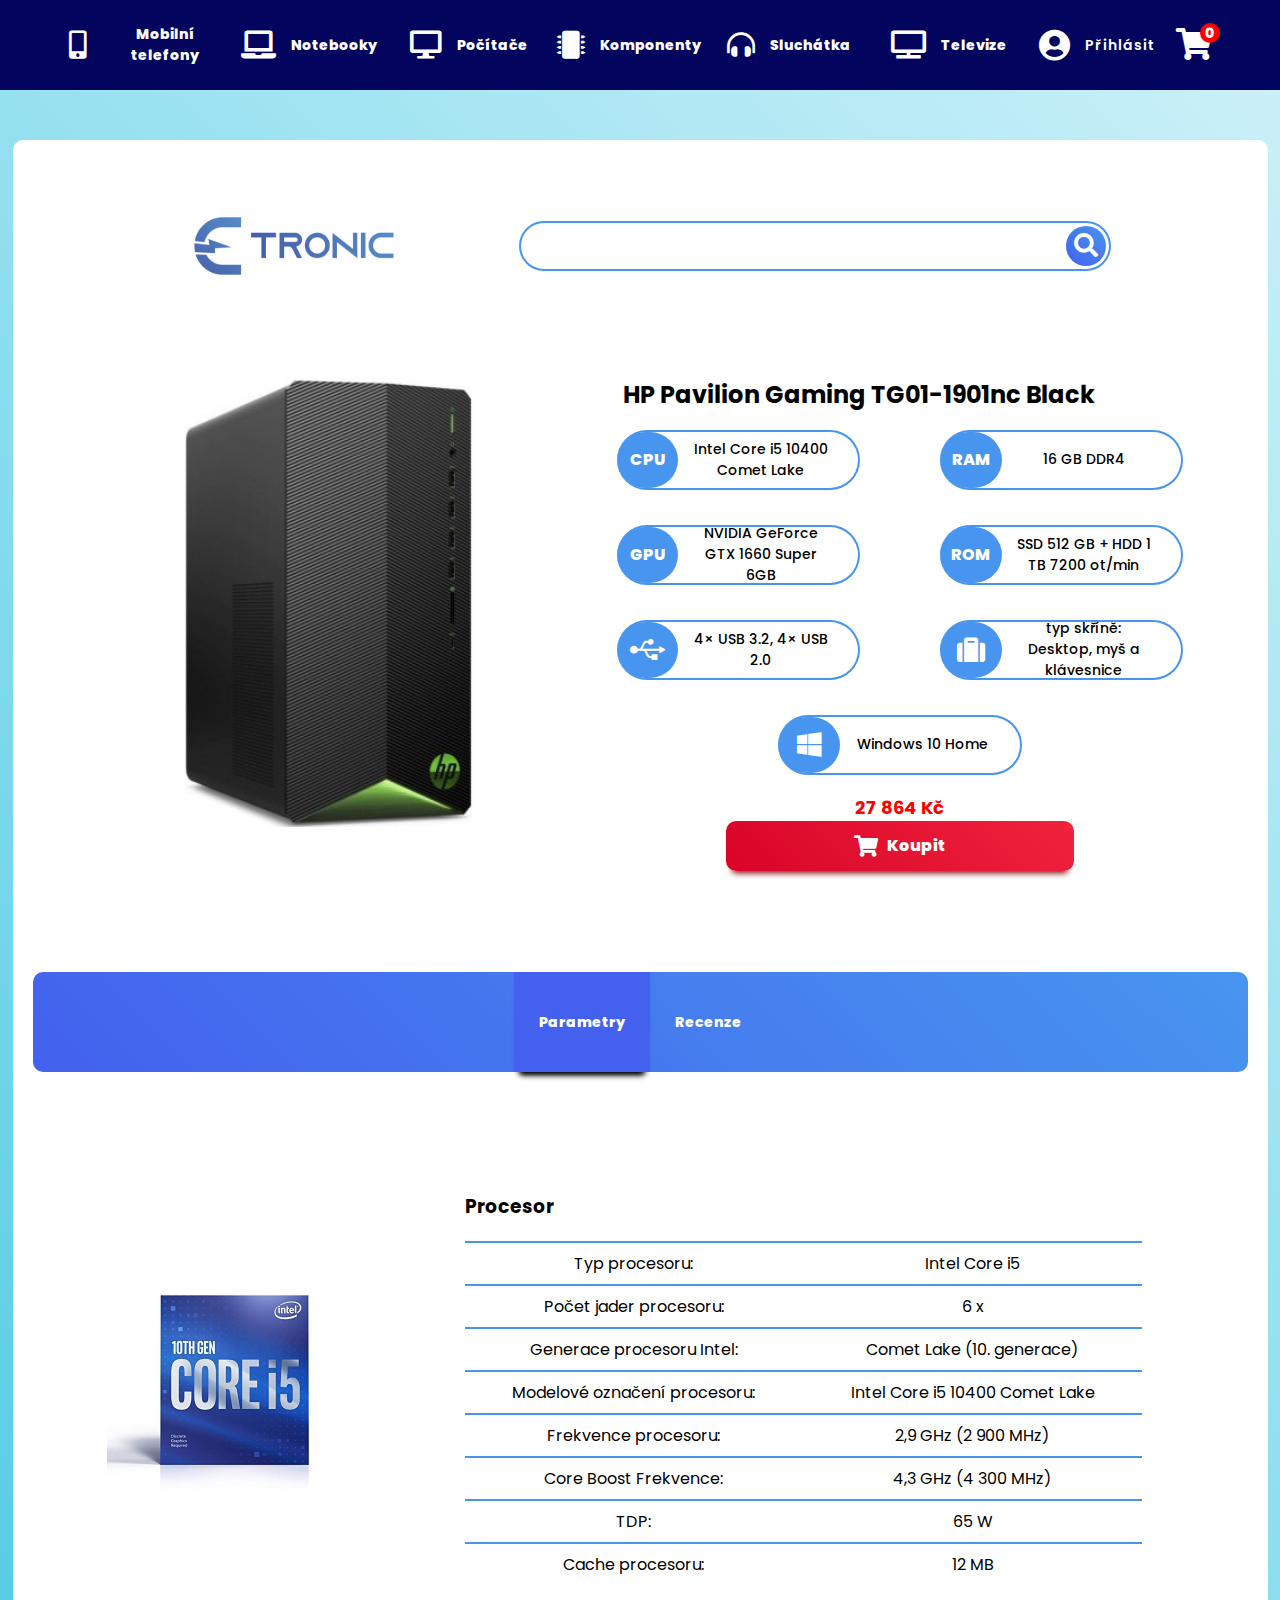
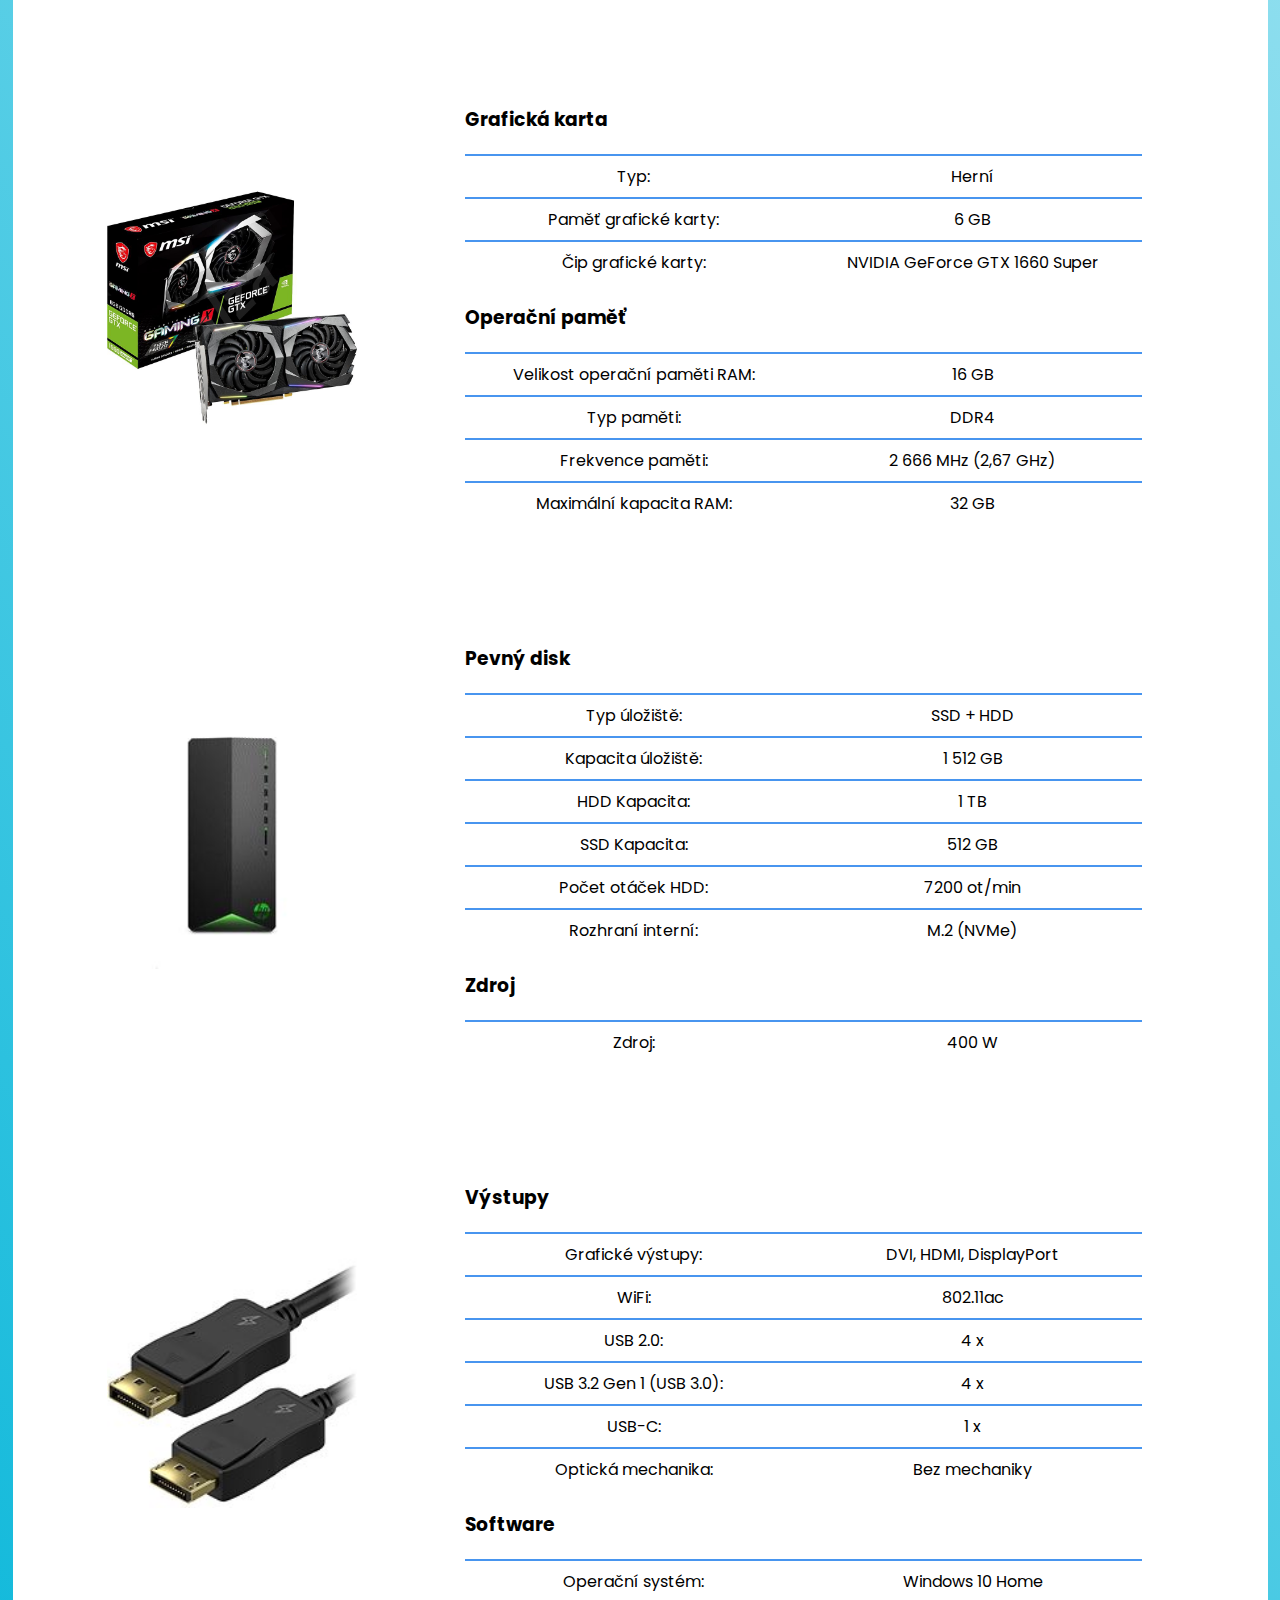
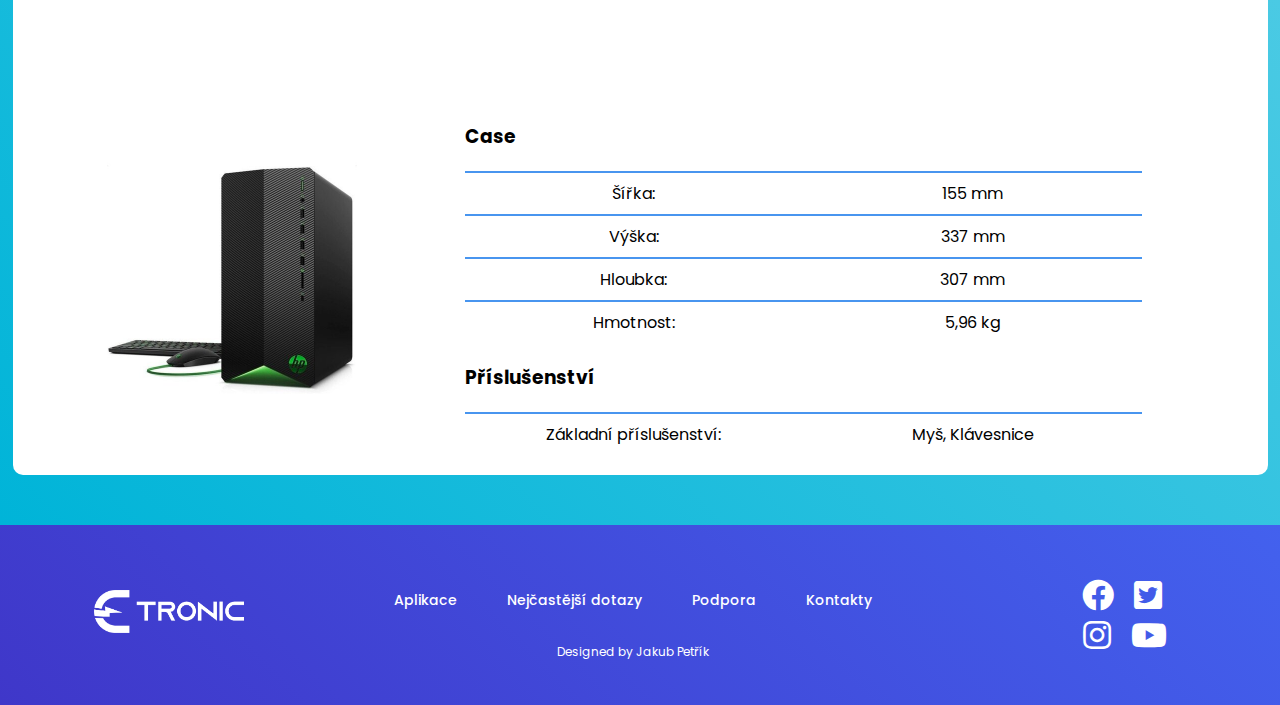
<file: HP Pavilion TG01-1901nc black.html>
<!DOCTYPE html>
<html lang="en">
<head>
    <meta charset="UTF-8">
    <meta http-equiv="X-UA-Compatible" content="IE=edge">
    <meta name="viewport" content="width=device-width, initial-scale=1.0">
    <title>HP Pavilion Gaming TG01-1901nc Black | Etronic</title>
    <link rel="icon" href="./img/logo_Etronic_icon.png">
    <link rel="stylesheet" href="./res/scss/style.css">
    <link rel="stylesheet" href="https://cdnjs.cloudflare.com/ajax/libs/font-awesome/5.15.3/css/all.min.css">
    <link rel="preconnect" href="https://fonts.gstatic.com">
    <link href="https://fonts.googleapis.com/css2?family=Poppins:wght@300;400&display=swap" rel="stylesheet">
</head>
<body>
    <header>
        <div class="nav-toggle-container">
            <button class="nav-toggle">
                <i class="fas fa-bars"></i>
            </button>
        </div>
        <nav>
            <ul class="nav-links">
                <li class="dropdown">
                    <a class="nav-link nav-hover" href="./Mobilni Telefony.html">
                        <i class="fas fa-mobile-alt fa-2x"></i>
                        <span>Mobilní telefony</span>
                    </a>
                    <div class="dropdown-content">
                        <a href="./iPhone category.html">
                            <div class="circle-background">
                                <img class="size" src="./img/iphone.png" alt="iPhone">
                            </div>
                            <span>Apple</span>
                        </a>
                        <a href="./Samsung category.html">
                            <div class="circle-background">
                                <img class="size" src="./img/Samsung.png" alt="Samsung">
                            </div>
                            <span>Samsung</span>
                        </a>
                        <a href="#">
                            <div class="circle-background">
                                <img class="size" src="./img/Huawei.png" alt="Huawei">
                            </div>
                            <span>Huawei</span>
                        </a>
                    </div>
                </li>
                
                <li class="dropdown">
                    <a class="nav-link nav-hover" href="#">
                        <i class="fas fa-laptop fa-2x"></i>
                        <span>Notebooky</span>
                    </a>
                    <div class="dropdown-content dropdown-notebooks">
                        <a href="#">
                            <div class="circle-background">
                                <img class="size" src="./img/Macbook.png" alt="Macbook">
                            </div>
                            <span>Apple</span>
                        </a>
                        <a href="#">
                            <div class="circle-background">
                                <img class="size" src="./img/Asus notebook.png" alt="Asus">
                            </div>
                            <span>Asus</span>
                        </a>
                        <a href="#">
                            <div class="circle-background">
                                <img class="size" src="./img/Lenovo notebook.png" alt="Lenovo">
                            </div>
                            <span>Lenovo</span>
                        </a>
                    </div>
                </li>
                <li class="dropdown">
                    <a class="nav-link nav-hover" href="#">
                        <i class="fas fa-desktop fa-2x"></i>
                        <span>Počítače</span>
                    </a>
                    <div class="dropdown-content dropdown-notebooks">
                        <a href="#">
                            <div class="circle-background">
                                <img class="size" src="./img/Macbook.png" alt="Macbook">
                            </div>
                            <span>HP</span>
                        </a>
                        <a href="#">
                            <div class="circle-background">
                                <img class="size" src="./img/Asus notebook.png" alt="Asus">
                            </div>
                            <span>Asus</span>
                        </a>
                        <a href="#">
                            <div class="circle-background">
                                <img class="size" src="./img/Lenovo notebook.png" alt="Lenovo">
                            </div>
                            <span>Lenovo</span>
                        </a>
                    </div>
                </li>
                <li class="dropdown">
                    <a class="nav-link nav-hover" href="#">
                        <i class="fas fa-microchip fa-2x"></i>
                        <span>Komponenty</span>
                    </a>
                    <div class="dropdown-content dropdown-width">
                        <div class="dropdown-inline">
                            <a class="dropdown-flex" href="#">
                                <div class="circle-background">
                                    <img class="size" src="./img/Procesory.png" alt="Prcesory">
                                </div>
                                <span class="span-width">Procesory</span>
                            </a>
                        </div>
                        <div class="dropdown-inline">
                            <a class="dropdown-flex" href="#">
                                <div class="circle-background">
                                    <img class="size" src="./img/RAM.png" alt="Paměti">
                                </div>
                                <span class="span-width">Paměti</span>
                            </a>
                        </div>
                        <div class="dropdown-inline">
                            <a class="dropdown-flex" href="#">
                                <div class="circle-background">
                                    <img class="size" src="./img/HDD.png" alt="Lenovo">
                                </div>
                                <span class="span-width">HDD a SSD disky</span>
                            </a>
                        </div>
                        <div class="dropdown-inline">
                            <a class="dropdown-flex" href="#">
                                <div class="circle-background">
                                    <img class="size" src="./img/Základní deska.png" alt="Lenovo">
                                </div>
                                <span class="span-width">Základní desky</span>
                            </a>
                        </div>
                        <div class="dropdown-inline">
                            <a class="dropdown-flex" href="#">
                                <div class="circle-background">
                                    <img class="size" src="./img/Skříně a zdroje.png" alt="Lenovo">
                                </div>
                                <span class="span-width">Skříně a zdroje</span>
                            </a>
                        </div>
                    </div>
                </li>
                <li class="dropdown">
                    <a class="nav-link nav-hover" href="#">
                        <i class="fas fa-headphones-alt fa-2x"></i>
                        <span>Sluchátka</span>
                    </a>
                    <div class="dropdown-content dropdown-width">
                        <div class="dropdown-inline">
                            <a href="#">
                                <div class="circle-background">
                                    <img class="size" src="./img/AirPods.png" alt="AirPods">
                                </div>
                                <span class="span-width">Apple</span>
                            </a>
                        </div>
                        <div class="dropdown-inline">
                            <a href="#">
                                <div class="circle-background">
                                    <img class="size" src="./img/HyperX Suchatka.png" alt="HyperX">
                                </div>
                                <span class="span-width">HyperX</span>
                            </a>
                        </div>
                        <div class="dropdown-inline">
                            <a href="#">
                                <div class="circle-background">
                                    <img class="size" src="./img/Sony sluchatka.png" alt="Sony">
                                </div>
                                <span class="span-width">Sony</span>
                            </a>
                        </div>
                        <div class="dropdown-inline">
                            <a href="#">
                                <div class="circle-background">
                                    <img class="size" src="./img/Beats sluchatka.png" alt="Beats">
                                </div>
                                <span class="span-width">Beats</span>
                            </a>
                        </div>
                    </div>
                </li>
                <li class="dropdown">
                    <a class="nav-link nav-hover" href="#">
                        <i class="fas fa-tv fa-2x"></i>
                        <span>Televize</span>
                    </a>
                    <div class="dropdown-content dropdown-width">
                        <div class="dropdown-inline">
                            <a href="#">
                                <div class="circle-background">
                                    <img class="size" src="./img/Samsung TV.png" alt="Samsung">
                                </div>
                                <span class="span-width">Samsung</span>
                            </a>
                        </div>
                        <div class="dropdown-inline">
                            <a href="#">
                                <div class="circle-background">
                                    <img class="size" src="./img/LG TV.png" alt="LG">
                                </div>
                                <span class="span-width">LG</span>
                            </a>
                        </div>
                        <div class="dropdown-inline">
                            <a href="#">
                                <div class="circle-background">
                                    <img class="size" src="./img/Philips TV.png" alt="Philips">
                                </div>
                                <span class="span-width">Philips</span>
                            </a>
                        </div>
                        <div class="dropdown-inline">
                            <a href="#">
                                <div class="circle-background">
                                    <img class="size" src="./img/Sony TV.png" alt="Sony">
                                </div>
                                <span class="span-width">Sony</span>
                            </a>
                        </div>
                        <div class="dropdown-inline">
                            <a href="#">
                                <div class="circle-background">
                                    <img class="size" src="./img/Panasonic TV.png" alt="Panasonic">
                                </div>
                                <span class="span-width">Panasonic</span>
                            </a>
                        </div>
                    </div>
                </li>
            </ul>
        </nav>
        <a class="account-container" href="#">
            <i class="fas fa-user-circle fa-2x"></i>
            <span>Přihlásit</span>
        </a>
        <a class="shopping-container" href="./Shopping Cart.html">
            <i class="fas fa-shopping-cart fa-2x"></i><span class="product-number">0</span>
        </a>
    </header>

    <main>
        <div class="container">
            <div class="logo-search-container">
                <a class="logo-link" href="./index.html">
                    <img class="logo" src="./img/logo_Etronic.png" alt="Logo">
                </a>
                <div class="search-bar">
                    <input class="search" type="text" id="search" autocomplete="off">
                    <button class="search-btn"><i class="fas fa-search"></i></button>
                    <ul class="list-group" id="list"></ul>
                </div>
            </div>

            <div class="product">
                <div class="product-picture product-picture-pos">
                    <img class="picture-js" src="./img/HP Pavilion Gaming TG01-1901nc Black.jpg" alt="iPhone 12">
                </div>
                <div class="product-info">
                    <div class="product-name">HP Pavilion Gaming TG01-1901nc Black</div>
                    <div class="product-specs">
                        <div class="specific-container">
                            <div class="circle-box">
                                <span>CPU</span>
                            </div>
                            <div class="specific">
                                <span>Intel Core i5 10400 Comet Lake</span>
                            </div>
                        </div>
                        <div class="specific-container">
                            <div class="circle-box">
                                <span>RAM</span>
                            </div>
                            <div class="specific">
                                <span>16 GB DDR4</span>
                            </div>
                        </div>
                        <div class="specific-container">
                            <div class="circle-box">
                                <span>GPU</span>
                            </div>
                            <div class="specific">
                                <span>NVIDIA GeForce GTX 1660 Super 6GB</span>
                            </div>
                        </div>
                        <div class="specific-container">
                            <div class="circle-box">
                                <span>ROM</span>
                            </div>
                            <div class="specific">
                                <span>SSD 512 GB + HDD 1 TB 7200 ot/min</span>
                            </div>
                        </div>
                        <div class="specific-container">
                            <div class="circle-box">
                                <i class="fab fa-usb"></i>
                            </div>
                            <div class="specific">
                                <span>4× USB 3.2, 4× USB 2.0</span>
                            </div>
                        </div>
                        <div class="specific-container">
                            <div class="circle-box">
                                <i class="fas fa-suitcase"></i>
                            </div>
                            <div class="specific">
                                <span>typ skříně: Desktop, myš a klávesnice</span>
                            </div>
                        </div>
                        <div class="specific-container">
                            <div class="circle-box">
                                <i class="fab fa-windows"></i>
                            </div>
                            <div class="specific">
                                <span>Windows 10 Home</span>
                            </div>
                        </div>
                    </div>
                    <div class="buyer-box">
                        <div class="price-container">
                            <span>27 864 Kč</span>
                        </div>
                        <a class="buy-btn" href="./Shopping Cart.html">
                            <div class="shopping-cart">
                                <i class="fas fa-shopping-cart fa-lg"></i>
                                <span>Koupit</span>
                            </div>
                        </a>
                    </div>
                </div>
            </div>


            <div class="tabs-container">
                <ul id="nav-tab" class="nav-links tabs-nav-links">
                    <li class="active-tab">
                        <a class="nav-link tabs-nav-link active-tab" href="#parameters">
                            Parametry
                        </a>
                    </li>
                    <li>
                        <a class="nav-link tabs-nav-link" href="#review">
                            Recenze
                        </a>
                    </li>
                </ul>
            </div>

            <div class="parameters-box active-tab" id="parameters">
                <div class="parameters-container">
                    <div class="photo-iphone">
                        <img src="./img/HP Pavilion Gaming TG01-1901nc Black procesor.jpg" alt="">
                    </div>
                    <div class="display-container">
                        <h3>Procesor</h3>
                        <div class="parameters">
                            <div class="param-h">
                                <span>Typ procesoru:</span>
                            </div>
                            <div class="param-span">
                                <span>Intel Core i5</span>
                            </div>
                        </div>
                        <div class="parameters">
                            <div class="param-h">
                                <span>Počet jader procesoru:</span>
                            </div>
                            <div class="param-span">
                                <span>6 x</span>
                            </div>
                        </div>
                        <div class="parameters">
                            <div class="param-h">
                                <span>Generace procesoru Intel:</span>
                            </div>
                            <div class="param-span">
                                <span>Comet Lake (10. generace)</span>
                            </div>
                        </div>
                        <div class="parameters">
                            <div class="param-h">
                                <span>Modelové označení procesoru:</span>
                            </div>
                            <div class="param-span">
                                <span>Intel Core i5 10400 Comet Lake</span>
                            </div>
                        </div>
                        <div class="parameters">
                            <div class="param-h">
                                <span>Frekvence procesoru:</span>
                            </div>
                            <div class="param-span">
                                <span>2,9 GHz (2 900 MHz)</span>
                            </div>
                        </div>
                        <div class="parameters">
                            <div class="param-h">
                                <span>Core Boost Frekvence:</span>
                            </div>
                            <div class="param-span">
                                <span>4,3 GHz (4 300 MHz)</span>
                            </div>
                        </div>
                        <div class="parameters">
                            <div class="param-h">
                                <span>TDP:</span>
                            </div>
                            <div class="param-span">
                                <span>65 W</span>
                            </div>
                        </div>
                        <div class="parameters">
                            <div class="param-h">
                                <span>Cache procesoru:</span>
                            </div>
                            <div class="param-span">
                                <span>12 MB</span>
                            </div>
                        </div>
                    </div>
                </div>
                <div class="parameters-container">
                    <div class="photo-iphone">
                        <img src="./img/HP Pavilion Gaming TG01-1901nc Black gpu.jpg" alt="">
                    </div>
                    <div class="display-container">
                        <h3>Grafická karta</h3>
                        <div class="parameters">
                            <div class="param-h">
                                <span>Typ:</span>
                            </div>
                            <div class="param-span">
                                <span>Herní</span>
                            </div>
                        </div>
                        <div class="parameters">
                            <div class="param-h">
                                <span>Paměť grafické karty:</span>
                            </div>
                            <div class="param-span">
                                <span>6 GB</span>
                            </div>
                        </div>
                        <div class="parameters">
                            <div class="param-h">
                                <span>Čip grafické karty:</span>
                            </div>
                            <div class="param-span">
                                <span>NVIDIA GeForce GTX 1660 Super</span>
                            </div>
                        </div>
                        <h3>Operační paměť</h3>
                        <div class="parameters">
                            <div class="param-h">
                                <span>Velikost operační paměti RAM:</span>
                            </div>
                            <div class="param-span">
                                <span>16 GB</span>
                            </div>
                        </div>
                        <div class="parameters">
                            <div class="param-h">
                                <span>Typ paměti:</span>
                            </div>
                            <div class="param-span">
                                <span>DDR4</span>
                            </div>
                        </div>
                        <div class="parameters">
                            <div class="param-h">
                                <span>Frekvence paměti:</span>
                            </div>
                            <div class="param-span">
                                <span>2 666 MHz (2,67 GHz)</span>
                            </div>
                        </div>
                        <div class="parameters">
                            <div class="param-h">
                                <span>Maximální kapacita RAM:</span>
                            </div>
                            <div class="param-span">
                                <span>32 GB</span>
                            </div>
                        </div>
                    </div>
                </div>
                <div class="parameters-container">
                    <div class="photo-iphone">
                        <img src="./img/HP Pavilion Gaming TG01-1901nc Black disk.jpg" alt="">
                    </div>
                    <div class="display-container">
                        <h3>Pevný disk</h3>
                        <div class="parameters">
                            <div class="param-h">
                                <span>Typ úložiště:</span>
                            </div>
                            <div class="param-span">
                                <span>SSD + HDD</span>
                            </div>    
                        </div>
                        <div class="parameters">
                            <div class="param-h">
                                <span>Kapacita úložiště:</span>
                            </div>
                            <div class="param-span">
                                <span>1 512 GB</span>
                            </div>
                        </div>
                        <div class="parameters">
                            <div class="param-h">
                                <span>HDD Kapacita:</span>
                            </div>
                            <div class="param-span">
                                <span>1 TB</span>
                            </div>
                        </div>
                        <div class="parameters">
                            <div class="param-h">
                                <span>SSD Kapacita:</span>
                            </div>
                            <div class="param-span">
                                <span>512 GB</span>
                            </div>
                        </div>
                        <div class="parameters">
                            <div class="param-h">
                                <span>Počet otáček HDD:</span>
                            </div>
                            <div class="param-span">
                                <span>7200 ot/min</span>
                            </div>
                        </div>
                        <div class="parameters">
                            <div class="param-h">
                                <span>Rozhraní interní:</span>
                            </div>
                            <div class="param-span">
                                <span>M.2 (NVMe)</span>
                            </div>
                        </div>

                        <h3>Zdroj</h3>
                        <div class="parameters">
                            <div class="param-h">
                                <span>Zdroj:</span>
                            </div>
                            <div class="param-span">
                                <span>400 W</span>
                            </div>    
                        </div>
                    </div>
                </div>
                <div class="parameters-container">
                    <div class="photo-iphone">
                        <img src="./img/HP Pavilion Gaming TG01-1901nc Black rozhrani.jpg" alt="">
                    </div>
                    <div class="display-container">
                        <h3>Výstupy</h3>
                        <div class="parameters">
                            <div class="param-h">
                                <span>Grafické výstupy:</span>
                            </div>
                            <div class="param-span">
                                <span>DVI, HDMI, DisplayPort</span>
                            </div>
                        </div>
                        <div class="parameters">
                            <div class="param-h">
                                <span>WiFi:</span>
                            </div>
                            <div class="param-span">
                                <span>802.11ac</span>
                            </div>
                        </div>
                        <div class="parameters">
                            <div class="param-h">
                                <span>USB 2.0:</span>
                            </div>
                            <div class="param-span">
                                <span>4 x</span>
                            </div>
                        </div>
                        <div class="parameters">
                            <div class="param-h">
                                <span>USB 3.2 Gen 1 (USB 3.0):</span>
                            </div>
                            <div class="param-span">
                                <span>4 x</span>
                            </div>
                        </div>
                        <div class="parameters">
                            <div class="param-h">
                                <span>USB-C:</span>
                            </div>
                            <div class="param-span">
                                <span>1 x</span>
                            </div>
                        </div>
                        <div class="parameters">
                            <div class="param-h">
                                <span>Optická mechanika:</span>
                            </div>
                            <div class="param-span">
                                <span>Bez mechaniky</span>
                            </div>
                        </div>
                        <h3>Software</h3>
                        <div class="parameters">
                            <div class="param-h">
                                <span>Operační systém:</span>
                            </div>
                            <div class="param-span">
                                <span>Windows 10 Home</span>
                            </div>
                        </div>
                    </div>
                </div>
                <div class="parameters-container">
                    <div class="photo-iphone">
                        <img src="./img/HP Pavilion Gaming TG01-1901nc Black case.jpg" alt="">
                    </div>
                    <div class="display-container">
                        <h3>Case</h3>
                        <div class="parameters">
                            <div class="param-h">
                                <span>Šířka:</span>
                            </div>
                            <div class="param-span">
                                <span>155 mm</span>
                            </div>
                        </div>
                        <div class="parameters">
                            <div class="param-h">
                                <span>Výška:</span>
                            </div>
                            <div class="param-span">
                                <span>337 mm</span>
                            </div>
                        </div>
                        <div class="parameters">
                            <div class="param-h">
                                <span>Hloubka:</span>
                            </div>
                            <div class="param-span">
                                <span>307 mm</span>
                            </div>
                        </div>
                        <div class="parameters">
                            <div class="param-h">
                                <span>Hmotnost:</span>
                            </div>
                            <div class="param-span">
                                <span>5,96 kg</span>
                            </div>
                        </div>
                        <h3>Příslušenství</h3>
                        <div class="parameters">
                            <div class="param-h">
                                <span>Základní příslušenství:</span>
                            </div>
                            <div class="param-span">
                                <span>Myš, Klávesnice</span>
                            </div>
                        </div>
                    </div>
                </div>
            </div>
            
            <div class="parameters-box" id="review">
                <div class="rating-container">
                    <div class="star-container">
                        <h1>9,8</h1>
                        <div class="stars">
                            <i class="fas fa-star"></i>
                            <i class="fas fa-star"></i>
                            <i class="fas fa-star"></i>
                            <i class="fas fa-star"></i>
                            <i class="fas fa-star"></i>
                            <i class="fas fa-star"></i>
                            <i class="fas fa-star"></i>
                            <i class="fas fa-star"></i>
                            <i class="fas fa-star"></i>
                            <i class="fas fa-star"></i>
                        </div>
                    </div>
                    <div class="stars-rating">
                        <div class="user-rating">
                            <span>10</span>
                            <i class="fas fa-star"></i>
                            <span class="counter-container"></span>
                            <span>95 x</span>
                        </div>
                        <div class="user-rating">
                            <span>9</span>
                            <i class="fas fa-star"></i>
                            <span class="counter-container"></span>
                            <span>95 x</span>
                        </div>
                        <div class="user-rating">
                            <span>8</span>
                            <i class="fas fa-star"></i>
                            <span class="counter-container"></span>
                            <span>95 x</span>
                        </div>
                        <div class="user-rating">
                            <span>7</span>
                            <i class="fas fa-star"></i>
                            <span class="counter-container"></span>
                            <span>95 x</span>
                        </div>
                        <div class="user-rating">
                            <span>6</span>
                            <i class="fas fa-star"></i>
                            <span class="counter-container"></span>
                            <span>95 x</span>
                        </div>
                    </div>
                    <div class="stars-rating">
                        <div class="user-rating">
                            <span>5</span>
                            <i class="fas fa-star"></i>
                            <span class="counter-container"></span>
                            <span>95 x</span>
                        </div>
                        <div class="user-rating">
                            <span>4</span>
                            <i class="fas fa-star"></i>
                            <span class="counter-container"></span>
                            <span>95 x</span>
                        </div>
                        <div class="user-rating">
                            <span>3</span>
                            <i class="fas fa-star"></i>
                            <span class="counter-container"></span>
                            <span>95 x</span>
                        </div>
                        <div class="user-rating">
                            <span>2</span>
                            <i class="fas fa-star"></i>
                            <span class="counter-container"></span>
                            <span>95 x</span>
                        </div>
                        <div class="user-rating">
                            <span>1</span>
                            <i class="fas fa-star"></i>
                            <span class="counter-container"></span>
                            <span>95 x</span>
                        </div>
                    </div>
                </div>
            </div>
        </div>
    </main>

    <footer>
        <div class="logo-box">
            <a href="./index.html">
                <img class="logo" src="./img/logo_Etronic_bile.png" alt="Logo">
            </a>
        </div>
        <div class="nav">
            <ul class="links">
                <li>
                    <a class="link" href="#">
                        <span>Aplikace</span>
                    </a>
                </li>
                <li>
                    <a class="link" href="#">
                        <span>Nejčastější dotazy</span>
                    </a>
                </li>
                <li>
                    <a class="link" href="#">
                        <span>Podpora</span>
                    </a>
                </li>
                <li>
                    <a class="link" href="#">
                        <span>Kontakty</span>
                    </a>
                </li>
            </ul>
            <div class="creator-box">
                <span>Designed by Jakub Petřík</span>
            </div>
        </div>
        <div class="social-footer-icons">
            <ul class="social-nav-links">
                <li>
                    <a class="social-nav-link" href="#">
                        <i class="fab fa-facebook fa-2x"></i>
                    </a>
                </li>
                <li>
                    <a class="social-nav-link" href="#">
                        <i class="fab fa-twitter-square fa-2x"></i>
                    </a>
                </li>
            </ul>
            <ul class="social-nav-links social-nav">
                <li>
                    <a class="social-nav-link" href="#">
                        <i class="fab fa-instagram fa-2x"></i>
                    </a>
                </li>
                <li>
                    <a class="social-nav-link" href="#">
                        <i class="fab fa-youtube fa-2x"></i>
                    </a>
                </li>
            </ul>
        </div>
    </footer>

    <script src="./res/js/main.js"></script>
    <script src="./res/js/product_main.js"></script>
    <script src="./res/js/shopping_cart.js"></script>
</body>
</html>
</file>
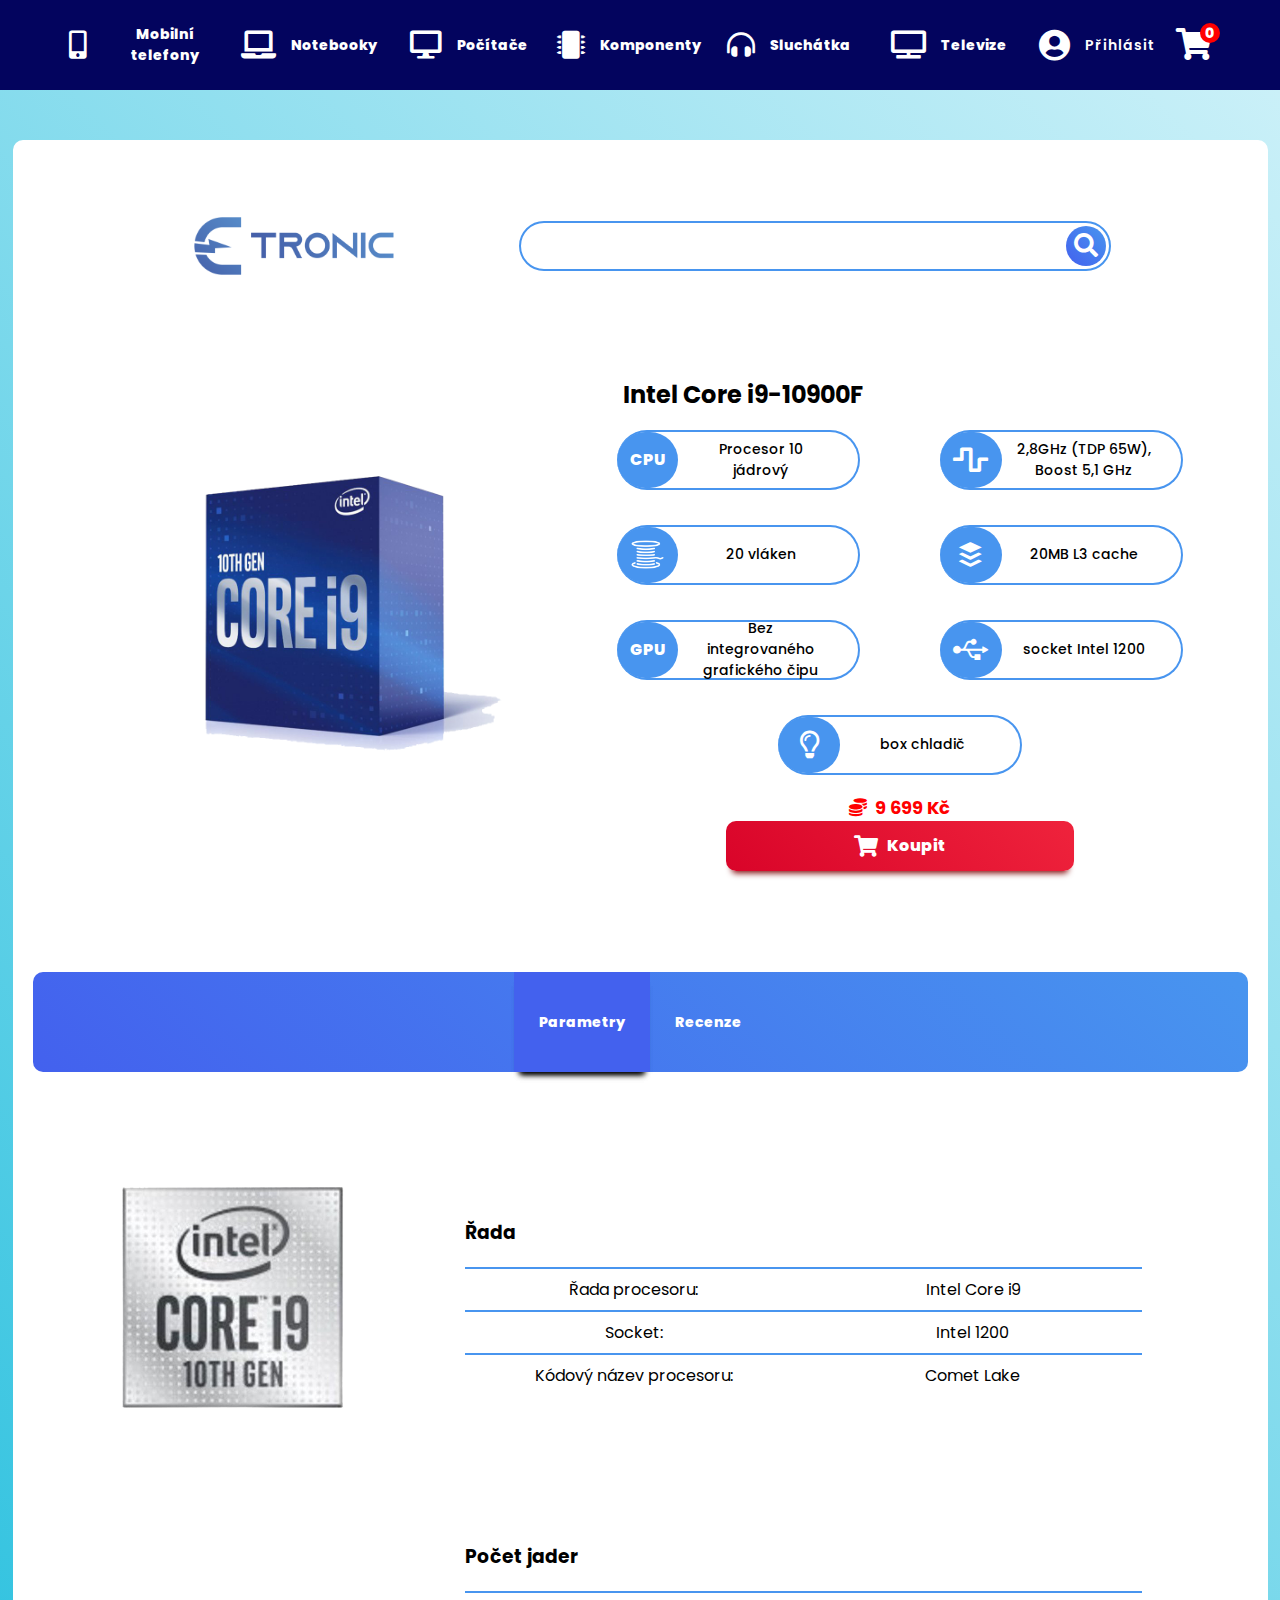
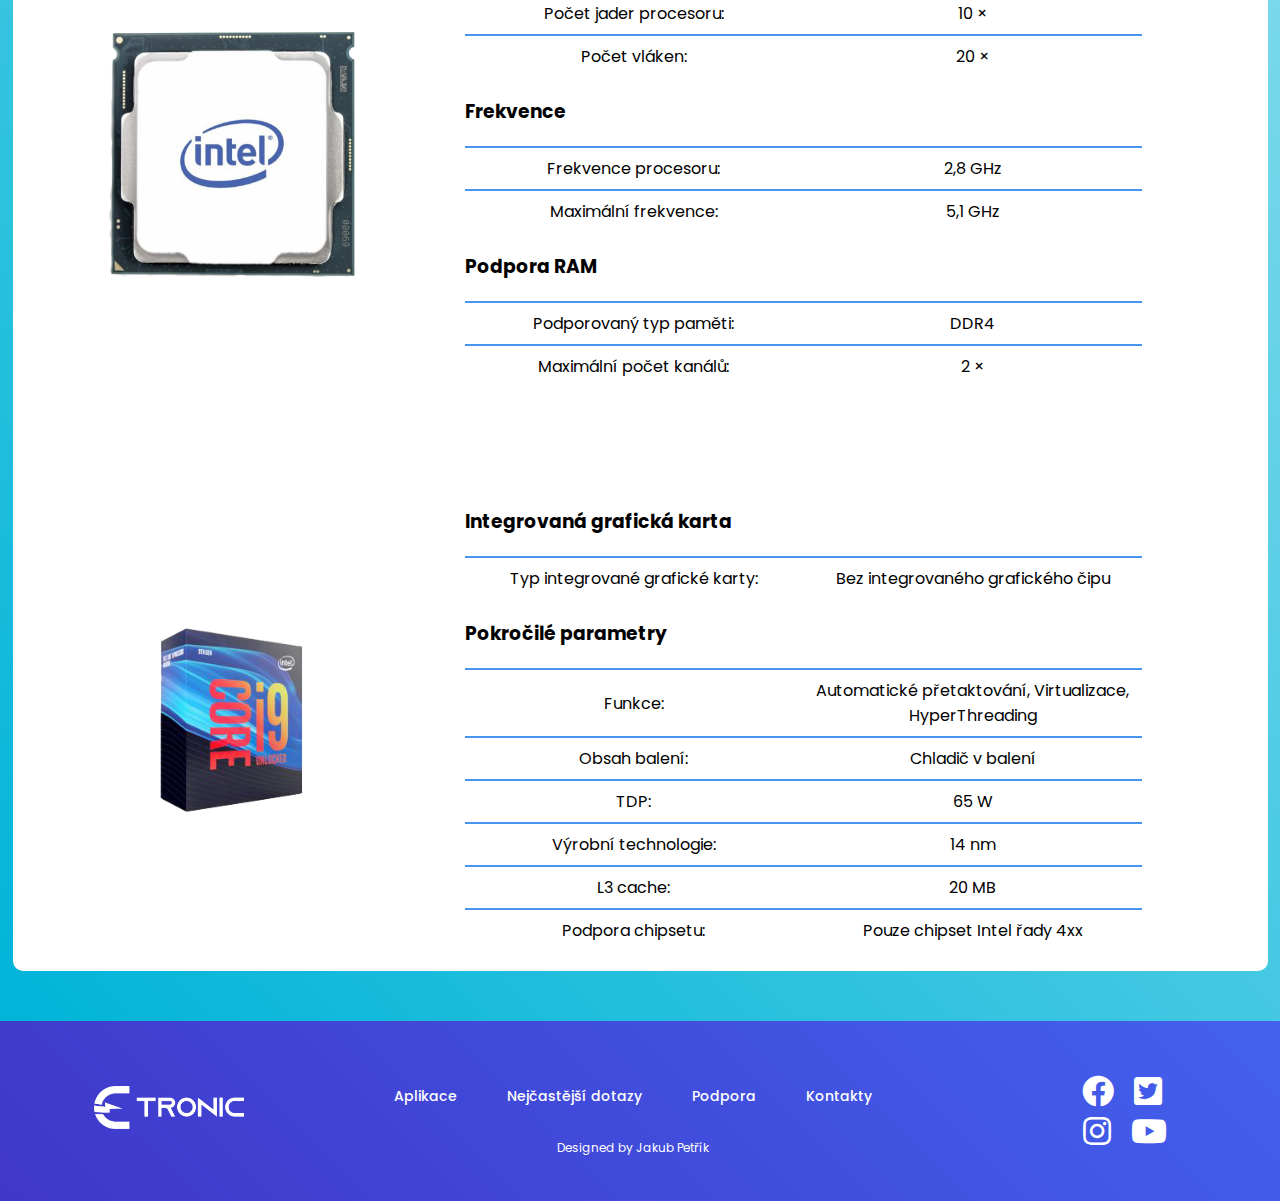
<file: Intel Core i9-10900F.html>
<!DOCTYPE html>
<html lang="en">
<head>
    <meta charset="UTF-8">
    <meta http-equiv="X-UA-Compatible" content="IE=edge">
    <meta name="viewport" content="width=device-width, initial-scale=1.0">
    <title>Intel Core i9-10900F | Etronic</title>
    <link rel="icon" href="./img/logo_Etronic_icon.png">
    <link rel="stylesheet" href="./res/scss/style.css">
    <link rel="stylesheet" href="https://cdnjs.cloudflare.com/ajax/libs/font-awesome/5.15.3/css/all.min.css">
    <link rel="preconnect" href="https://fonts.gstatic.com">
    <link href="https://fonts.googleapis.com/css2?family=Poppins:wght@300;400&display=swap" rel="stylesheet">
</head>
<body>
    <header>
        <div class="nav-toggle-container">
            <button class="nav-toggle">
                <i class="fas fa-bars"></i>
            </button>
        </div>
        <nav>
            <ul class="nav-links">
                <li class="dropdown">
                    <a class="nav-link nav-hover" href="./Mobilni Telefony.html">
                        <i class="fas fa-mobile-alt fa-2x"></i>
                        <span>Mobilní telefony</span>
                    </a>
                    <div class="dropdown-content">
                        <a href="./iPhone category.html">
                            <div class="circle-background">
                                <img class="size" src="./img/iphone.png" alt="iPhone">
                            </div>
                            <span>Apple</span>
                        </a>
                        <a href="./Samsung category.html">
                            <div class="circle-background">
                                <img class="size" src="./img/Samsung.png" alt="Samsung">
                            </div>
                            <span>Samsung</span>
                        </a>
                        <a href="#">
                            <div class="circle-background">
                                <img class="size" src="./img/Huawei.png" alt="Huawei">
                            </div>
                            <span>Huawei</span>
                        </a>
                    </div>
                </li>
                
                <li class="dropdown">
                    <a class="nav-link nav-hover" href="#">
                        <i class="fas fa-laptop fa-2x"></i>
                        <span>Notebooky</span>
                    </a>
                    <div class="dropdown-content dropdown-notebooks">
                        <a href="#">
                            <div class="circle-background">
                                <img class="size" src="./img/Macbook.png" alt="Macbook">
                            </div>
                            <span>Apple</span>
                        </a>
                        <a href="#">
                            <div class="circle-background">
                                <img class="size" src="./img/Asus notebook.png" alt="Asus">
                            </div>
                            <span>Asus</span>
                        </a>
                        <a href="#">
                            <div class="circle-background">
                                <img class="size" src="./img/Lenovo notebook.png" alt="Lenovo">
                            </div>
                            <span>Lenovo</span>
                        </a>
                    </div>
                </li>
                <li class="dropdown">
                    <a class="nav-link nav-hover" href="#">
                        <i class="fas fa-desktop fa-2x"></i>
                        <span>Počítače</span>
                    </a>
                    <div class="dropdown-content dropdown-notebooks">
                        <a href="#">
                            <div class="circle-background">
                                <img class="size" src="./img/Macbook.png" alt="Macbook">
                            </div>
                            <span>HP</span>
                        </a>
                        <a href="#">
                            <div class="circle-background">
                                <img class="size" src="./img/Asus notebook.png" alt="Asus">
                            </div>
                            <span>Asus</span>
                        </a>
                        <a href="#">
                            <div class="circle-background">
                                <img class="size" src="./img/Lenovo notebook.png" alt="Lenovo">
                            </div>
                            <span>Lenovo</span>
                        </a>
                    </div>
                </li>
                <li class="dropdown">
                    <a class="nav-link nav-hover" href="#">
                        <i class="fas fa-microchip fa-2x"></i>
                        <span>Komponenty</span>
                    </a>
                    <div class="dropdown-content dropdown-width">
                        <div class="dropdown-inline">
                            <a class="dropdown-flex" href="#">
                                <div class="circle-background">
                                    <img class="size" src="./img/Procesory.png" alt="Prcesory">
                                </div>
                                <span class="span-width">Procesory</span>
                            </a>
                        </div>
                        <div class="dropdown-inline">
                            <a class="dropdown-flex" href="#">
                                <div class="circle-background">
                                    <img class="size" src="./img/RAM.png" alt="Paměti">
                                </div>
                                <span class="span-width">Paměti</span>
                            </a>
                        </div>
                        <div class="dropdown-inline">
                            <a class="dropdown-flex" href="#">
                                <div class="circle-background">
                                    <img class="size" src="./img/HDD.png" alt="Lenovo">
                                </div>
                                <span class="span-width">HDD a SSD disky</span>
                            </a>
                        </div>
                        <div class="dropdown-inline">
                            <a class="dropdown-flex" href="#">
                                <div class="circle-background">
                                    <img class="size" src="./img/Základní deska.png" alt="Lenovo">
                                </div>
                                <span class="span-width">Základní desky</span>
                            </a>
                        </div>
                        <div class="dropdown-inline">
                            <a class="dropdown-flex" href="#">
                                <div class="circle-background">
                                    <img class="size" src="./img/Skříně a zdroje.png" alt="Lenovo">
                                </div>
                                <span class="span-width">Skříně a zdroje</span>
                            </a>
                        </div>
                    </div>
                </li>
                <li class="dropdown">
                    <a class="nav-link nav-hover" href="#">
                        <i class="fas fa-headphones-alt fa-2x"></i>
                        <span>Sluchátka</span>
                    </a>
                    <div class="dropdown-content dropdown-width">
                        <div class="dropdown-inline">
                            <a href="#">
                                <div class="circle-background">
                                    <img class="size" src="./img/AirPods.png" alt="AirPods">
                                </div>
                                <span class="span-width">Apple</span>
                            </a>
                        </div>
                        <div class="dropdown-inline">
                            <a href="#">
                                <div class="circle-background">
                                    <img class="size" src="./img/HyperX Suchatka.png" alt="HyperX">
                                </div>
                                <span class="span-width">HyperX</span>
                            </a>
                        </div>
                        <div class="dropdown-inline">
                            <a href="#">
                                <div class="circle-background">
                                    <img class="size" src="./img/Sony sluchatka.png" alt="Sony">
                                </div>
                                <span class="span-width">Sony</span>
                            </a>
                        </div>
                        <div class="dropdown-inline">
                            <a href="#">
                                <div class="circle-background">
                                    <img class="size" src="./img/Beats sluchatka.png" alt="Beats">
                                </div>
                                <span class="span-width">Beats</span>
                            </a>
                        </div>
                    </div>
                </li>
                <li class="dropdown">
                    <a class="nav-link nav-hover" href="#">
                        <i class="fas fa-tv fa-2x"></i>
                        <span>Televize</span>
                    </a>
                    <div class="dropdown-content dropdown-width">
                        <div class="dropdown-inline">
                            <a href="#">
                                <div class="circle-background">
                                    <img class="size" src="./img/Samsung TV.png" alt="Samsung">
                                </div>
                                <span class="span-width">Samsung</span>
                            </a>
                        </div>
                        <div class="dropdown-inline">
                            <a href="#">
                                <div class="circle-background">
                                    <img class="size" src="./img/LG TV.png" alt="LG">
                                </div>
                                <span class="span-width">LG</span>
                            </a>
                        </div>
                        <div class="dropdown-inline">
                            <a href="#">
                                <div class="circle-background">
                                    <img class="size" src="./img/Philips TV.png" alt="Philips">
                                </div>
                                <span class="span-width">Philips</span>
                            </a>
                        </div>
                        <div class="dropdown-inline">
                            <a href="#">
                                <div class="circle-background">
                                    <img class="size" src="./img/Sony TV.png" alt="Sony">
                                </div>
                                <span class="span-width">Sony</span>
                            </a>
                        </div>
                        <div class="dropdown-inline">
                            <a href="#">
                                <div class="circle-background">
                                    <img class="size" src="./img/Panasonic TV.png" alt="Panasonic">
                                </div>
                                <span class="span-width">Panasonic</span>
                            </a>
                        </div>
                    </div>
                </li>
            </ul>
        </nav>
        <a class="account-container" href="#">
            <i class="fas fa-user-circle fa-2x"></i>
            <span>Přihlásit</span>
        </a>
        <a class="shopping-container" href="./Shopping Cart.html">
            <i class="fas fa-shopping-cart fa-2x"></i><span class="product-number">0</span>
        </a>
    </header>

    <main>
        <div class="container">
            <div class="logo-search-container">
                <a class="logo-link" href="./index.html">
                    <img class="logo" src="./img/logo_Etronic.png" alt="Logo">
                </a>
                <div class="search-bar">
                    <input class="search" type="text" id="search" autocomplete="off">
                    <button class="search-btn"><i class="fas fa-search"></i></button>
                    <ul class="list-group" id="list"></ul>
                </div>

            </div>

            <div class="product">
                <div class="product-picture">
                    <img class="picture-js" src="./img/Intel Core i9-10900F.png" alt="iPhone 12">
                </div>
                <div class="product-info">
                    <div class="product-name">Intel Core i9-10900F</div>
                    <div class="product-specs">
                        <div class="specific-container">
                            <div class="circle-box">
                                <span>CPU</span>
                            </div>
                            <div class="specific">
                                <span>Procesor 10 jádrový</span>
                            </div>
                        </div>
                        <div class="specific-container">
                            <div class="circle-box">
                                <i class="fas fa-wave-square"></i>
                            </div>
                            <div class="specific">
                                <span>2,8GHz (TDP 65W), Boost 5,1 GHz</span>
                            </div>
                        </div>
                        <div class="specific-container">
                            <div class="circle-box">
                                <img class="re-size" src="./img/Thread-icon.png" alt="">
                            </div>
                            <div class="specific">
                                <span>20 vláken</span>
                            </div>
                        </div>
                        <div class="specific-container">
                            <div class="circle-box">
                                <i class="fab fa-buffer"></i>
                            </div>
                            <div class="specific">
                                <span>20MB L3 cache</span>
                            </div>
                        </div>
                        <div class="specific-container">
                            <div class="circle-box">
                                <span>GPU</span>
                            </div>
                            <div class="specific">
                                <span>Bez integrovaného grafického čipu</span>
                            </div>
                        </div>
                        <div class="specific-container">
                            <div class="circle-box">
                                <i class="fab fa-usb"></i>
                            </div>
                            <div class="specific">
                                <span>socket Intel 1200</span>
                            </div>
                        </div>
                        <div class="specific-container">
                            <div class="circle-box">
                                <i class="far fa-lightbulb"></i>
                            </div>
                            <div class="specific">
                                <span>box chladič</span>
                            </div>
                        </div>
                    </div>
                    <div class="buyer-box">
                        <div class="price-container">
                            <i class="fas fa-coins"></i>
                            <span>9 699 Kč</span>
                        </div>
                        <a class="buy-btn" href="./Shopping Cart.html">
                            <div class="shopping-cart">
                                <i class="fas fa-shopping-cart fa-lg"></i>
                                <span>Koupit</span>
                            </div>
                        </a>
                    </div>
                </div>
            </div>
            
            <div class="tabs-container">
                <ul id="nav-tab" class="tabs-nav-links">
                    <li class="active-tab">
                        <a class="tabs-nav-link active-tab" href="#parameters">
                            Parametry
                        </a>
                    </li>
                    <li>
                        <a class="tabs-nav-link" href="#review">
                            Recenze
                        </a>
                    </li>
                </ul>
            </div>
            
            <div class="parameters-box active-tab" id="parameters">
                <div class="parameters-container">
                    <div class="photo-iphone">
                        <img src="./img/intel core i9 řada.png" alt="">
                    </div>
                    <div class="display-container">
                        <h3>Řada</h3>
                        <div class="parameters">
                            <div class="param-h">
                                <span>Řada procesoru:</span>
                            </div>
                            <div class="param-span">
                                <span>Intel Core i9</span>
                            </div>
                        </div>
                        <div class="parameters">
                            <div class="param-h">
                                <span>Socket:</span>
                            </div>
                            <div class="param-span">
                                <span>Intel 1200</span>
                            </div>
                        </div>
                        <div class="parameters">
                            <div class="param-h">
                                <span>Kódový název procesoru:</span>
                            </div>
                            <div class="param-span">
                                <span>Comet Lake</span>
                            </div>
                        </div>
                    </div>
                </div>
                <div class="parameters-container">
                    <div class="photo-iphone">
                        <img src="./img/intel core i9 jádra.png" alt="">
                    </div>
                    <div class="display-container">
                        <h3>Počet jader</h3>
                        <div class="parameters">
                            <div class="param-h">
                                <span>Počet jader procesoru:</span>
                            </div>
                            <div class="param-span">
                                <span>10 ×</span>
                            </div>
                        </div>
                        <div class="parameters">
                            <div class="param-h">
                                <span>Počet vláken:</span>
                            </div>
                            <div class="param-span">
                                <span>20 ×</span>
                            </div>
                        </div>
                        <h3>Frekvence</h3>
                        <div class="parameters">
                            <div class="param-h">
                                <span>Frekvence procesoru:</span>
                            </div>
                            <div class="param-span">
                                <span>2,8 GHz</span>
                            </div>
                        </div>
                        <div class="parameters">
                            <div class="param-h">
                                <span>Maximální frekvence:</span>
                            </div>
                            <div class="param-span">
                                <span>5,1 GHz</span>
                            </div>
                        </div>
                        <h3>Podpora RAM</h3>
                        <div class="parameters">
                            <div class="param-h">
                                <span>Podporovaný typ paměti:</span>
                            </div>
                            <div class="param-span">
                                <span>DDR4</span>
                            </div>
                        </div>
                        <div class="parameters">
                            <div class="param-h">
                                <span>Maximální počet kanálů:</span>
                            </div>
                            <div class="param-span">
                                <span>2 ×</span>
                            </div>
                        </div>
                    </div>
                </div>
                <div class="parameters-container">
                    <div class="photo-iphone">
                        <img src="./img/intel core i9 funkce.png" alt="">
                    </div>
                    <div class="display-container">
                        <h3>Integrovaná grafická karta</h3>
                        <div class="parameters">
                            <div class="param-h">
                                <span>Typ integrované grafické karty:</span>
                            </div>
                            <div class="param-span">
                                <span>Bez integrovaného grafického čipu</span>
                            </div>
                        </div>
                        <h3>Pokročilé parametry</h3>
                        <div class="parameters">
                            <div class="param-h">
                                <span>Funkce:</span>
                            </div>
                            <div class="param-span">
                                <span>Automatické přetaktování, Virtualizace, HyperThreading</span>
                            </div>
                        </div>
                        <div class="parameters">
                            <div class="param-h">
                                <span>Obsah balení:</span>
                            </div>
                            <div class="param-span">
                                <span>Chladič v balení</span>
                            </div>
                        </div>
                        <div class="parameters">
                            <div class="param-h">
                                <span>TDP:</span>
                            </div>
                            <div class="param-span">
                                <span>65 W</span>
                            </div>
                        </div>
                        <div class="parameters">
                            <div class="param-h">
                                <span>Výrobní technologie:</span>
                            </div>
                            <div class="param-span">
                                <span>14 nm</span>
                            </div>
                        </div>
                        <div class="parameters">
                            <div class="param-h">
                                <span>L3 cache:</span>
                            </div>
                            <div class="param-span">
                                <span>20 MB</span>
                            </div>
                        </div>
                        <div class="parameters">
                            <div class="param-h">
                                <span>Podpora chipsetu:</span>
                            </div>
                            <div class="param-span">
                                <span>Pouze chipset Intel řady 4xx</span>
                            </div>
                        </div>
                    </div>
                </div>
            </div>
            
            <div class="parameters-box" id="review">
                <div class="rating-container">
                    <div class="star-container">
                        <h1>9,8</h1>
                        <div class="stars">
                            <i class="fas fa-star"></i>
                            <i class="fas fa-star"></i>
                            <i class="fas fa-star"></i>
                            <i class="fas fa-star"></i>
                            <i class="fas fa-star"></i>
                            <i class="fas fa-star"></i>
                            <i class="fas fa-star"></i>
                            <i class="fas fa-star"></i>
                            <i class="fas fa-star"></i>
                            <i class="fas fa-star"></i>
                        </div>
                    </div>
                    <div class="stars-rating">
                        <div class="user-rating">
                            <span>10</span>
                            <i class="fas fa-star"></i>
                            <span class="counter-container"></span>
                            <span>95 x</span>
                        </div>
                        <div class="user-rating">
                            <span>9</span>
                            <i class="fas fa-star"></i>
                            <span class="counter-container"></span>
                            <span>95 x</span>
                        </div>
                        <div class="user-rating">
                            <span>8</span>
                            <i class="fas fa-star"></i>
                            <span class="counter-container"></span>
                            <span>95 x</span>
                        </div>
                        <div class="user-rating">
                            <span>7</span>
                            <i class="fas fa-star"></i>
                            <span class="counter-container"></span>
                            <span>95 x</span>
                        </div>
                        <div class="user-rating">
                            <span>6</span>
                            <i class="fas fa-star"></i>
                            <span class="counter-container"></span>
                            <span>95 x</span>
                        </div>
                    </div>
                    <div class="stars-rating">
                        <div class="user-rating">
                            <span>5</span>
                            <i class="fas fa-star"></i>
                            <span class="counter-container"></span>
                            <span>95 x</span>
                        </div>
                        <div class="user-rating">
                            <span>4</span>
                            <i class="fas fa-star"></i>
                            <span class="counter-container"></span>
                            <span>95 x</span>
                        </div>
                        <div class="user-rating">
                            <span>3</span>
                            <i class="fas fa-star"></i>
                            <span class="counter-container"></span>
                            <span>95 x</span>
                        </div>
                        <div class="user-rating">
                            <span>2</span>
                            <i class="fas fa-star"></i>
                            <span class="counter-container"></span>
                            <span>95 x</span>
                        </div>
                        <div class="user-rating">
                            <span>1</span>
                            <i class="fas fa-star"></i>
                            <span class="counter-container"></span>
                            <span>95 x</span>
                        </div>
                    </div>
                </div>
            </div>
        </div>
    </main>

    <footer>
        <div class="logo-box">
            <a href="./index.html">
                <img class="logo" src="./img/logo_Etronic_bile.png" alt="Logo">
            </a>
        </div>
        <div class="nav">
            <ul class="links">
                <li>
                    <a class="link" href="#">
                        <span>Aplikace</span>
                    </a>
                </li>
                <li>
                    <a class="link" href="#">
                        <span>Nejčastější dotazy</span>
                    </a>
                </li>
                <li>
                    <a class="link" href="#">
                        <span>Podpora</span>
                    </a>
                </li>
                <li>
                    <a class="link" href="#">
                        <span>Kontakty</span>
                    </a>
                </li>
            </ul>
            <div class="creator-box">
                <span>Designed by Jakub Petřík</span>
            </div>
        </div>
        <div class="social-footer-icons">
            <ul class="social-nav-links">
                <li>
                    <a class="social-nav-link" href="#">
                        <i class="fab fa-facebook fa-2x"></i>
                    </a>
                </li>
                <li>
                    <a class="social-nav-link" href="#">
                        <i class="fab fa-twitter-square fa-2x"></i>
                    </a>
                </li>
            </ul>
            <ul class="social-nav-links social-nav">
                <li>
                    <a class="social-nav-link" href="#">
                        <i class="fab fa-instagram fa-2x"></i>
                    </a>
                </li>
                <li>
                    <a class="social-nav-link" href="#">
                        <i class="fab fa-youtube fa-2x"></i>
                    </a>
                </li>
            </ul>
        </div>
    </footer>

    <script src="./res/js/main.js"></script>
    <script src="./res/js/product_main.js"></script>
    <script src="./res/js/shopping_cart.js"></script>
</body>
</html>
</file>
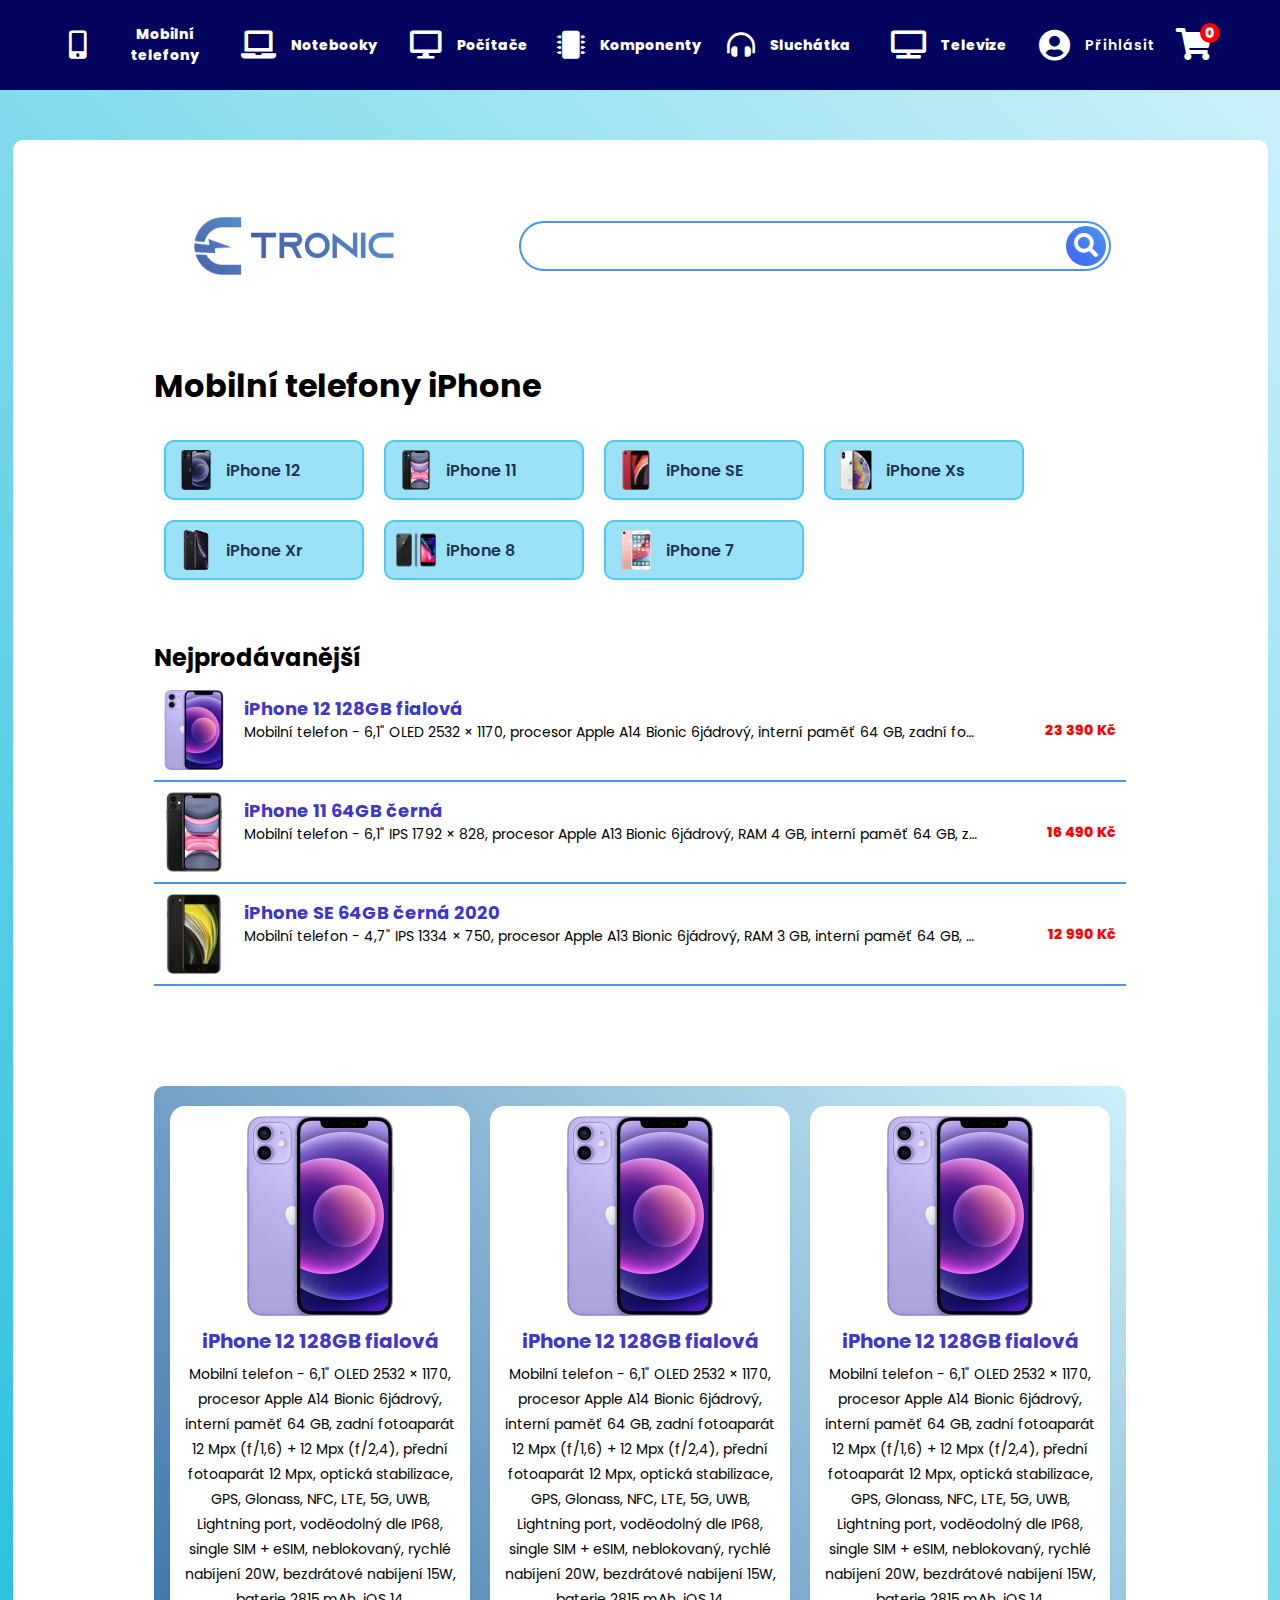
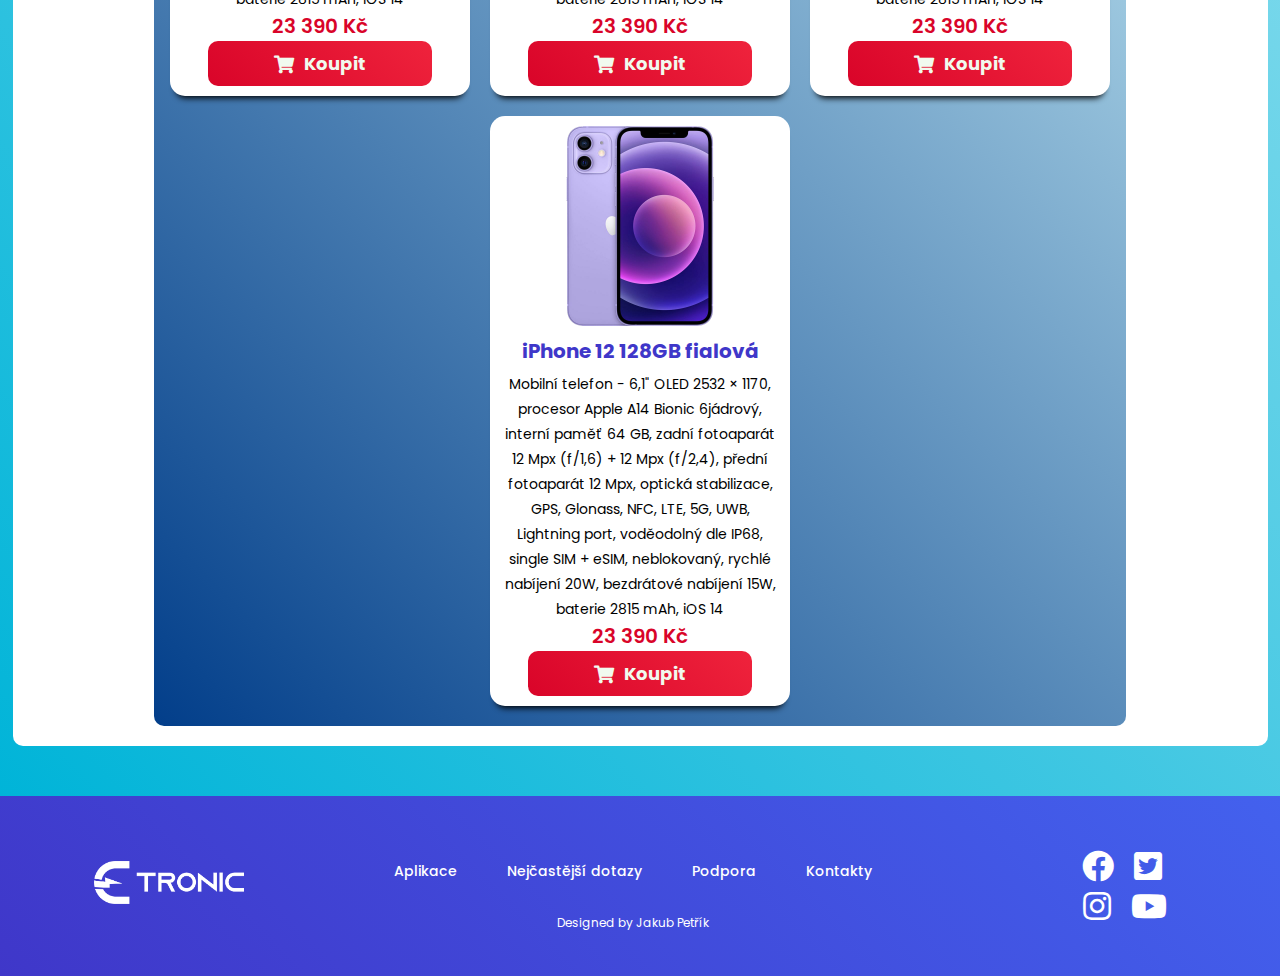
<file: iPhone category.html>
<!DOCTYPE html>
<html lang="en">
<head>
    <meta charset="UTF-8">
    <meta http-equiv="X-UA-Compatible" content="IE=edge">
    <meta name="viewport" content="width=device-width, initial-scale=1.0">
    <title>Mobilní telefony iPhone | Etronic</title>
    <link rel="icon" href="./img/logo_Etronic_icon.png">
    <link rel="stylesheet" href="./res/scss/style.css">
    <link rel="stylesheet" href="https://cdnjs.cloudflare.com/ajax/libs/font-awesome/5.15.3/css/all.min.css">
    <link rel="preconnect" href="https://fonts.gstatic.com">
    <link href="https://fonts.googleapis.com/css2?family=Poppins:wght@300;400&display=swap" rel="stylesheet">
</head>
<body>
    <header>
        <div class="nav-toggle-container">
            <button class="nav-toggle">
                <i class="fas fa-bars"></i>
            </button>
        </div>
        <nav>
            <ul class="nav-links">
                <li class="dropdown">
                    <a class="nav-link nav-hover" href="./Mobilni Telefony.html">
                        <i class="fas fa-mobile-alt fa-2x"></i>
                        <span>Mobilní telefony</span>
                    </a>
                    <div class="dropdown-content">
                        <a href="./iPhone category.html">
                            <div class="circle-background">
                                <img class="size" src="./img/iphone.png" alt="iPhone">
                            </div>
                            <span>Apple</span>
                        </a>
                        <a href="./Samsung category.html">
                            <div class="circle-background">
                                <img class="size" src="./img/Samsung.png" alt="Samsung">
                            </div>
                            <span>Samsung</span>
                        </a>
                        <a href="#">
                            <div class="circle-background">
                                <img class="size" src="./img/Huawei.png" alt="Huawei">
                            </div>
                            <span>Huawei</span>
                        </a>
                    </div>
                </li>
                
                <li class="dropdown">
                    <a class="nav-link nav-hover" href="#">
                        <i class="fas fa-laptop fa-2x"></i>
                        <span>Notebooky</span>
                    </a>
                    <div class="dropdown-content dropdown-notebooks">
                        <a href="#">
                            <div class="circle-background">
                                <img class="size" src="./img/Macbook.png" alt="Macbook">
                            </div>
                            <span>Apple</span>
                        </a>
                        <a href="#">
                            <div class="circle-background">
                                <img class="size" src="./img/Asus notebook.png" alt="Asus">
                            </div>
                            <span>Asus</span>
                        </a>
                        <a href="#">
                            <div class="circle-background">
                                <img class="size" src="./img/Lenovo notebook.png" alt="Lenovo">
                            </div>
                            <span>Lenovo</span>
                        </a>
                    </div>
                </li>
                <li class="dropdown">
                    <a class="nav-link nav-hover" href="#">
                        <i class="fas fa-desktop fa-2x"></i>
                        <span>Počítače</span>
                    </a>
                    <div class="dropdown-content dropdown-notebooks">
                        <a href="#">
                            <div class="circle-background">
                                <img class="size" src="./img/Macbook.png" alt="Macbook">
                            </div>
                            <span>HP</span>
                        </a>
                        <a href="#">
                            <div class="circle-background">
                                <img class="size" src="./img/Asus notebook.png" alt="Asus">
                            </div>
                            <span>Asus</span>
                        </a>
                        <a href="#">
                            <div class="circle-background">
                                <img class="size" src="./img/Lenovo notebook.png" alt="Lenovo">
                            </div>
                            <span>Lenovo</span>
                        </a>
                    </div>
                </li>
                <li class="dropdown">
                    <a class="nav-link nav-hover" href="#">
                        <i class="fas fa-microchip fa-2x"></i>
                        <span>Komponenty</span>
                    </a>
                    <div class="dropdown-content dropdown-width">
                        <div class="dropdown-inline">
                            <a class="dropdown-flex" href="#">
                                <div class="circle-background">
                                    <img class="size" src="./img/Procesory.png" alt="Prcesory">
                                </div>
                                <span class="span-width">Procesory</span>
                            </a>
                        </div>
                        <div class="dropdown-inline">
                            <a class="dropdown-flex" href="#">
                                <div class="circle-background">
                                    <img class="size" src="./img/RAM.png" alt="Paměti">
                                </div>
                                <span class="span-width">Paměti</span>
                            </a>
                        </div>
                        <div class="dropdown-inline">
                            <a class="dropdown-flex" href="#">
                                <div class="circle-background">
                                    <img class="size" src="./img/HDD.png" alt="Lenovo">
                                </div>
                                <span class="span-width">HDD a SSD disky</span>
                            </a>
                        </div>
                        <div class="dropdown-inline">
                            <a class="dropdown-flex" href="#">
                                <div class="circle-background">
                                    <img class="size" src="./img/Základní deska.png" alt="Lenovo">
                                </div>
                                <span class="span-width">Základní desky</span>
                            </a>
                        </div>
                        <div class="dropdown-inline">
                            <a class="dropdown-flex" href="#">
                                <div class="circle-background">
                                    <img class="size" src="./img/Skříně a zdroje.png" alt="Lenovo">
                                </div>
                                <span class="span-width">Skříně a zdroje</span>
                            </a>
                        </div>
                    </div>
                </li>
                <li class="dropdown">
                    <a class="nav-link nav-hover" href="#">
                        <i class="fas fa-headphones-alt fa-2x"></i>
                        <span>Sluchátka</span>
                    </a>
                    <div class="dropdown-content dropdown-width">
                        <div class="dropdown-inline">
                            <a href="#">
                                <div class="circle-background">
                                    <img class="size" src="./img/AirPods.png" alt="AirPods">
                                </div>
                                <span class="span-width">Apple</span>
                            </a>
                        </div>
                        <div class="dropdown-inline">
                            <a href="#">
                                <div class="circle-background">
                                    <img class="size" src="./img/HyperX Suchatka.png" alt="HyperX">
                                </div>
                                <span class="span-width">HyperX</span>
                            </a>
                        </div>
                        <div class="dropdown-inline">
                            <a href="#">
                                <div class="circle-background">
                                    <img class="size" src="./img/Sony sluchatka.png" alt="Sony">
                                </div>
                                <span class="span-width">Sony</span>
                            </a>
                        </div>
                        <div class="dropdown-inline">
                            <a href="#">
                                <div class="circle-background">
                                    <img class="size" src="./img/Beats sluchatka.png" alt="Beats">
                                </div>
                                <span class="span-width">Beats</span>
                            </a>
                        </div>
                    </div>
                </li>
                <li class="dropdown">
                    <a class="nav-link nav-hover" href="#">
                        <i class="fas fa-tv fa-2x"></i>
                        <span>Televize</span>
                    </a>
                    <div class="dropdown-content dropdown-width">
                        <div class="dropdown-inline">
                            <a href="#">
                                <div class="circle-background">
                                    <img class="size" src="./img/Samsung TV.png" alt="Samsung">
                                </div>
                                <span class="span-width">Samsung</span>
                            </a>
                        </div>
                        <div class="dropdown-inline">
                            <a href="#">
                                <div class="circle-background">
                                    <img class="size" src="./img/LG TV.png" alt="LG">
                                </div>
                                <span class="span-width">LG</span>
                            </a>
                        </div>
                        <div class="dropdown-inline">
                            <a href="#">
                                <div class="circle-background">
                                    <img class="size" src="./img/Philips TV.png" alt="Philips">
                                </div>
                                <span class="span-width">Philips</span>
                            </a>
                        </div>
                        <div class="dropdown-inline">
                            <a href="#">
                                <div class="circle-background">
                                    <img class="size" src="./img/Sony TV.png" alt="Sony">
                                </div>
                                <span class="span-width">Sony</span>
                            </a>
                        </div>
                        <div class="dropdown-inline">
                            <a href="#">
                                <div class="circle-background">
                                    <img class="size" src="./img/Panasonic TV.png" alt="Panasonic">
                                </div>
                                <span class="span-width">Panasonic</span>
                            </a>
                        </div>
                    </div>
                </li>
            </ul>
        </nav>
        <a class="account-container" href="#">
            <i class="fas fa-user-circle fa-2x"></i>
            <span>Přihlásit</span>
        </a>
        <a class="shopping-container" href="./Shopping Cart.html">
            <i class="fas fa-shopping-cart fa-2x"></i><span class="product-number">0</span>
        </a>
    </header>

    <main>
        <div class="container">
            <div class="logo-search-container">
                <a class="logo-link" href="./index.html">
                    <img class="logo" src="./img/logo_Etronic.png" alt="Logo">
                </a>
                <div class="search-bar">
                    <input class="search" type="text" id="search" autocomplete="off">
                    <button class="search-btn"><i class="fas fa-search"></i></button>
                    <ul class="list-group" id="list"></ul>
                </div>

            </div>

            <div class="categories-box">
                <div class="category-header">
                    <h1>Mobilní telefony iPhone</h1>
                </div>
                <div class="categories-container">
                    <div class="category-box">
                        <a href="#">
                            <img class="size" src="./img/iphone 12 category.png" alt="iPhone">
                            <span>iPhone 12</span>
                        </a>
                    </div>
                    <div class="category-box">
                        <a href="#">
                            <img class="size" src="./img/iphone.png" alt="Samsung">
                            <span>iPhone 11</span>
                        </a>
                    </div>
                    <div class="category-box">
                        <a href="#">
                            <img class="size" src="./img/iphone se category.png" alt="Huawei">
                            <span>iPhone SE</span>
                        </a>
                    </div>
                    <div class="category-box">
                        <a href="#">
                            <img class="size" src="./img/iphone xs category.png" alt="iPhone">
                            <span>iPhone Xs</span>
                        </a>
                    </div>
                    <div class="category-box">
                        <a href="#">
                            <img class="size" src="./img/iphone xr category.png" alt="iPhone">
                            <span>iPhone Xr</span>
                        </a>
                    </div>
                    <div class="category-box">
                        <a href="#">
                            <img class="size" src="./img/iphone 8 category.png" alt="iPhone">
                            <span>iPhone 8</span>
                        </a>
                    </div>
                    <div class="category-box">
                        <a href="#">
                            <img class="size" src="./img/iphone 7 category.png" alt="iPhone">
                            <span>iPhone 7</span>
                        </a>
                    </div>
                </div>
            </div>

            <div class="bestsellers-box">
                <div class="bestsellers-header">
                    <h1>Nejprodávanější</h1>
                </div>
                <div class="bestsellers-container">
                    <div class="bestseller-box">
                        <a href="./iphone12_purple.html">
                            <img class="size" src="./img/iPhone 12 128GB fialova.png" alt="iPhone">
                            <div class="bestseller-info">
                                <span class="bestseller-h">iPhone 12 128GB fialová</span>
                                <span class="bestseller-p">Mobilní telefon -  6,1" OLED 2532 × 1170,  procesor Apple A14 Bionic 6jádrový,  interní paměť 64 GB,  zadní fotoaparát 12 Mpx (f/1,6) + 12 Mpx (f/2,4),  přední fotoaparát 12 Mpx,  optická stabilizace,  GPS,  Glonass,  NFC,  LTE, 5G,  UWB,  Lightning port,  voděodolný dle IP68,  single SIM + eSIM,  neblokovaný,  rychlé nabíjení 20W,  bezdrátové nabíjení 15W,  baterie 2815 mAh,  iOS 14 </span>
                            </div>
                            <div class="price-box">
                                <span>23 390 Kč</span>
                            </div>
                        </a>
                    </div>
                    <div class="bestseller-box">
                        <a href="#">
                            <img class="size" src="./img/iphone.png" alt="iPhone">
                            <div class="bestseller-info">
                                <span class="bestseller-h">iPhone 11 64GB černá</span>
                                <span class="bestseller-p">Mobilní telefon -  6,1" IPS 1792 × 828,  procesor Apple A13 Bionic 6jádrový,  RAM 4 GB,  interní paměť 64 GB,  zadní fotoaparát s optickým zoomem 12 Mpx (f/1,8) + 12 Mpx (f/2,4),  přední fotoaparát 12 Mpx,  optická stabilizace,  GPS,  Glonass,  NFC,  LTE,  UWB,  Lightning port,  voděodolný dle IP68,  single SIM + eSIM,  neblokovaný,  rychlé nabíjení 18W,  bezdrátové nabíjení,  baterie 3110 mAh,  iOS 13 </span>
                            </div>
                            <div class="price-box">
                                <span>16 490 Kč</span>
                            </div>
                        </a>
                    </div>
                    <div class="bestseller-box">
                        <a href="#">
                            <img class="size" src="./img/iphone se 64gb cerna 2020.png" alt="iPhone">
                            <div class="bestseller-info">
                                <span class="bestseller-h">iPhone SE 64GB černá 2020</span>
                                <span class="bestseller-p">Mobilní telefon -  4,7" IPS 1334 × 750,  procesor Apple A13 Bionic 6jádrový,  RAM 3 GB,  interní paměť 64 GB,  zadní fotoaparát 12 Mpx (f/1,8),  přední fotoaparát 7 Mpx,  optická stabilizace,  GPS,  Glonass,  NFC,  LTE,  Lightning port,  čtečka otisků,  voděodolný dle IP67,  single SIM + eSIM,  neblokovaný,  rychlé nabíjení 18W,  bezdrátové nabíjení,  iOS 13 </span>
                            </div>
                            <div class="price-box">
                                <span>12 990 Kč</span>
                            </div>
                        </a>
                    </div>
                </div>
            </div>

            <div class="items-container">
                <div class="item-container">
                    <a href="#">
                        <img class="size" src="./img/iPhone 12 128GB fialova.png" alt="iPhone">
                        <div class="item-info">
                            <span class="item-h">iPhone 12 128GB fialová</span>
                        </div>
                    </a>
                    <span class="item-p">Mobilní telefon -  6,1" OLED 2532 × 1170,  procesor Apple A14 Bionic 6jádrový,  interní paměť 64 GB,  zadní fotoaparát 12 Mpx (f/1,6) + 12 Mpx (f/2,4),  přední fotoaparát 12 Mpx,  optická stabilizace,  GPS,  Glonass,  NFC,  LTE, 5G,  UWB,  Lightning port,  voděodolný dle IP68,  single SIM + eSIM,  neblokovaný,  rychlé nabíjení 20W,  bezdrátové nabíjení 15W,  baterie 2815 mAh,  iOS 14 </span>
                    <span class="price-box">23 390 Kč</span>
                    <a href="#">
                        <div class="buy-box">
                            <i class="fas fa-shopping-cart fa-md"></i>
                            <span>Koupit</span>
                        </div>
                    </a>
                </div>
                <div class="item-container">
                    <a href="#">
                        <img class="size" src="./img/iPhone 12 128GB fialova.png" alt="iPhone">
                        <div class="item-info">
                            <span class="item-h">iPhone 12 128GB fialová</span>
                        </div>
                    </a>
                    <span class="item-p">Mobilní telefon -  6,1" OLED 2532 × 1170,  procesor Apple A14 Bionic 6jádrový,  interní paměť 64 GB,  zadní fotoaparát 12 Mpx (f/1,6) + 12 Mpx (f/2,4),  přední fotoaparát 12 Mpx,  optická stabilizace,  GPS,  Glonass,  NFC,  LTE, 5G,  UWB,  Lightning port,  voděodolný dle IP68,  single SIM + eSIM,  neblokovaný,  rychlé nabíjení 20W,  bezdrátové nabíjení 15W,  baterie 2815 mAh,  iOS 14 </span>
                    <span class="price-box">23 390 Kč</span>
                    <a href="#">
                        <div class="buy-box">
                            <i class="fas fa-shopping-cart fa-md"></i>
                            <span>Koupit</span>
                        </div>
                    </a>
                </div>
                <div class="item-container">
                    <a href="#">
                        <img class="size" src="./img/iPhone 12 128GB fialova.png" alt="iPhone">
                        <div class="item-info">
                            <span class="item-h">iPhone 12 128GB fialová</span>
                        </div>
                    </a>
                    <span class="item-p">Mobilní telefon -  6,1" OLED 2532 × 1170,  procesor Apple A14 Bionic 6jádrový,  interní paměť 64 GB,  zadní fotoaparát 12 Mpx (f/1,6) + 12 Mpx (f/2,4),  přední fotoaparát 12 Mpx,  optická stabilizace,  GPS,  Glonass,  NFC,  LTE, 5G,  UWB,  Lightning port,  voděodolný dle IP68,  single SIM + eSIM,  neblokovaný,  rychlé nabíjení 20W,  bezdrátové nabíjení 15W,  baterie 2815 mAh,  iOS 14 </span>
                    <span class="price-box">23 390 Kč</span>
                    <a href="#">
                        <div class="buy-box">
                            <i class="fas fa-shopping-cart fa-md"></i>
                            <span>Koupit</span>
                        </div>
                    </a>
                </div>
                <div class="item-container">
                    <a href="#">
                        <img class="size" src="./img/iPhone 12 128GB fialova.png" alt="iPhone">
                        <div class="item-info">
                            <span class="item-h">iPhone 12 128GB fialová</span>
                        </div>
                    </a>
                    <span class="item-p">Mobilní telefon -  6,1" OLED 2532 × 1170,  procesor Apple A14 Bionic 6jádrový,  interní paměť 64 GB,  zadní fotoaparát 12 Mpx (f/1,6) + 12 Mpx (f/2,4),  přední fotoaparát 12 Mpx,  optická stabilizace,  GPS,  Glonass,  NFC,  LTE, 5G,  UWB,  Lightning port,  voděodolný dle IP68,  single SIM + eSIM,  neblokovaný,  rychlé nabíjení 20W,  bezdrátové nabíjení 15W,  baterie 2815 mAh,  iOS 14 </span>
                    <span class="price-box">23 390 Kč</span>
                    <a href="#">
                        <div class="buy-box">
                            <i class="fas fa-shopping-cart fa-md"></i>
                            <span>Koupit</span>
                        </div>
                    </a>
                </div>
            </div>
        
        </div>
    </main>

    <footer>
        <div class="logo-box">
            <a href="./index.html">
                <img class="logo" src="./img/logo_Etronic_bile.png" alt="Logo">
            </a>
        </div>
        <div class="nav">
            <ul class="links">
                <li>
                    <a class="link" href="#">
                        <span>Aplikace</span>
                    </a>
                </li>
                <li>
                    <a class="link" href="#">
                        <span>Nejčastější dotazy</span>
                    </a>
                </li>
                <li>
                    <a class="link" href="#">
                        <span>Podpora</span>
                    </a>
                </li>
                <li>
                    <a class="link" href="#">
                        <span>Kontakty</span>
                    </a>
                </li>
            </ul>
            <div class="creator-box">
                <span>Designed by Jakub Petřík</span>
            </div>
        </div>
        <div class="social-footer-icons">
            <ul class="social-nav-links">
                <li>
                    <a class="social-nav-link" href="#">
                        <i class="fab fa-facebook fa-2x"></i>
                    </a>
                </li>
                <li>
                    <a class="social-nav-link" href="#">
                        <i class="fab fa-twitter-square fa-2x"></i>
                    </a>
                </li>
            </ul>
            <ul class="social-nav-links social-nav">
                <li>
                    <a class="social-nav-link" href="#">
                        <i class="fab fa-instagram fa-2x"></i>
                    </a>
                </li>
                <li>
                    <a class="social-nav-link" href="#">
                        <i class="fab fa-youtube fa-2x"></i>
                    </a>
                </li>
            </ul>
        </div>
    </footer>

    <script src="./res/js/main.js"></script>
    <script src="./res/js/product_main.js"></script>
    <script src="./res/js/shopping_cart.js"></script>

</body>
</html>
</file>
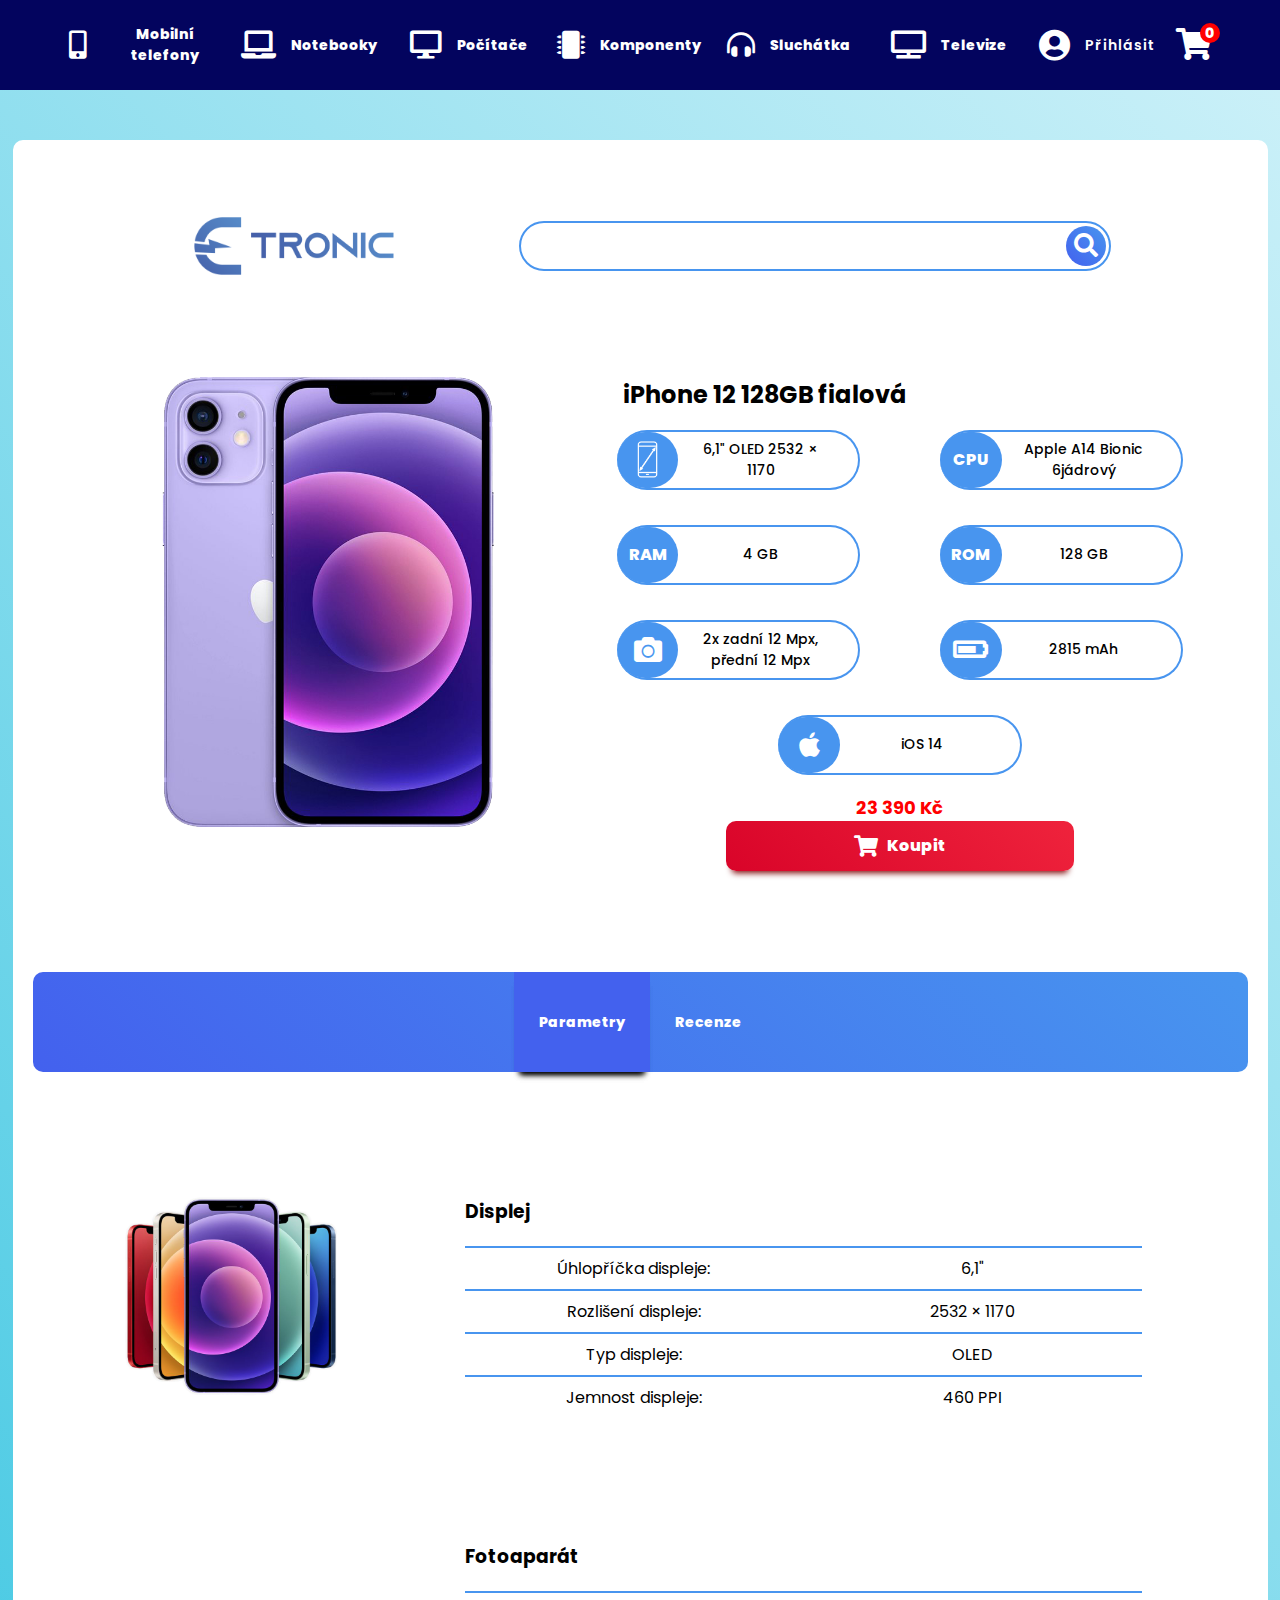
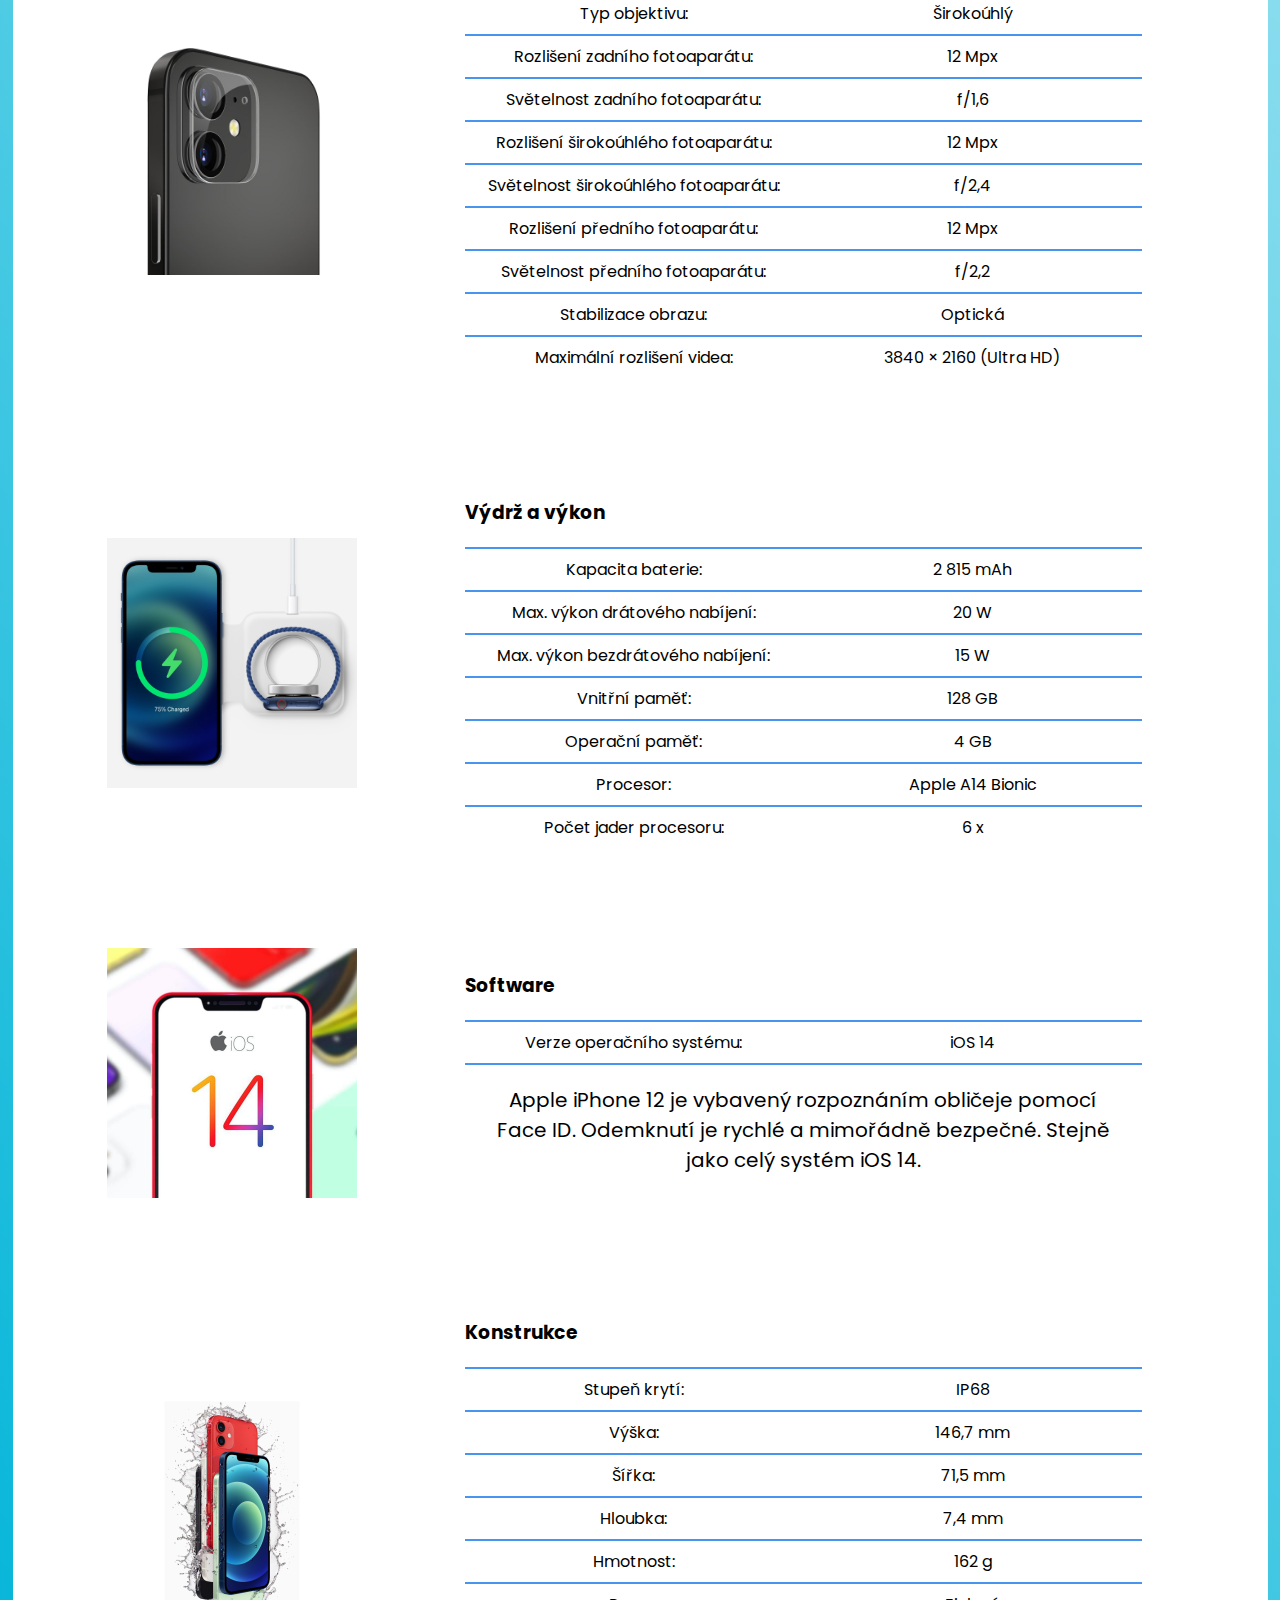
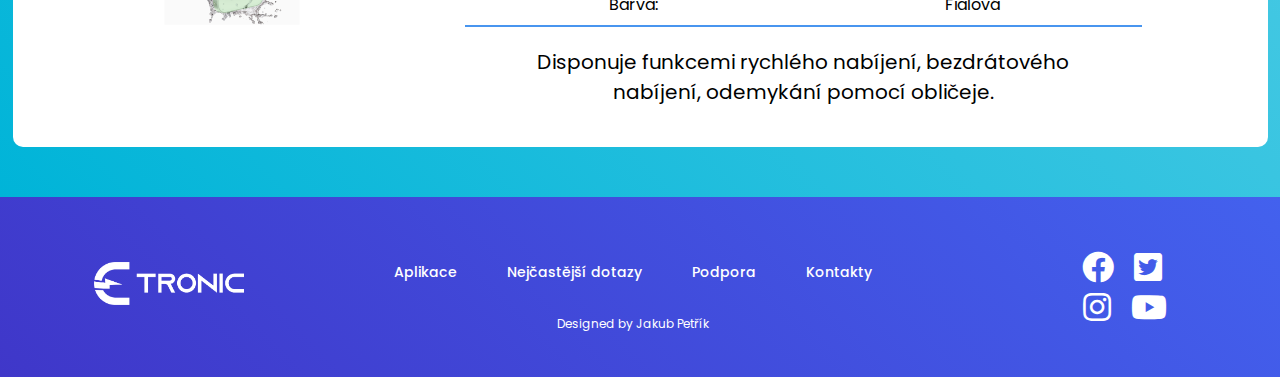
<file: iphone12_purple.html>
<!DOCTYPE html>
<html lang="en">
<head>
    <meta charset="UTF-8">
    <meta http-equiv="X-UA-Compatible" content="IE=edge">
    <meta name="viewport" content="width=device-width, initial-scale=1.0">
    <title>iPhone 12 128GB fialová | Etronic</title>
    <link rel="icon" href="./img/logo_Etronic_icon.png">
    <link rel="stylesheet" href="./res/scss/style.css">
    <link rel="stylesheet" href="https://cdnjs.cloudflare.com/ajax/libs/font-awesome/5.15.3/css/all.min.css">
    <link rel="preconnect" href="https://fonts.gstatic.com">
    <link href="https://fonts.googleapis.com/css2?family=Poppins:wght@300;400&display=swap" rel="stylesheet">
</head>
<body>
    <header>
        <div class="nav-toggle-container">
            <button class="nav-toggle">
                <i class="fas fa-bars"></i>
            </button>
        </div>
        <nav>
            <ul class="nav-links">
                <li class="dropdown">
                    <a class="nav-link nav-hover" href="./Mobilni Telefony.html">
                        <i class="fas fa-mobile-alt fa-2x"></i>
                        <span>Mobilní telefony</span>
                    </a>
                    <div class="dropdown-content">
                        <a href="./iPhone category.html">
                            <div class="circle-background">
                                <img class="size" src="./img/iphone.png" alt="iPhone">
                            </div>
                            <span>Apple</span>
                        </a>
                        <a href="./Samsung category.html">
                            <div class="circle-background">
                                <img class="size" src="./img/Samsung.png" alt="Samsung">
                            </div>
                            <span>Samsung</span>
                        </a>
                        <a href="#">
                            <div class="circle-background">
                                <img class="size" src="./img/Huawei.png" alt="Huawei">
                            </div>
                            <span>Huawei</span>
                        </a>
                    </div>
                </li>
                
                <li class="dropdown">
                    <a class="nav-link nav-hover" href="#">
                        <i class="fas fa-laptop fa-2x"></i>
                        <span>Notebooky</span>
                    </a>
                    <div class="dropdown-content dropdown-notebooks">
                        <a href="#">
                            <div class="circle-background">
                                <img class="size" src="./img/Macbook.png" alt="Macbook">
                            </div>
                            <span>Apple</span>
                        </a>
                        <a href="#">
                            <div class="circle-background">
                                <img class="size" src="./img/Asus notebook.png" alt="Asus">
                            </div>
                            <span>Asus</span>
                        </a>
                        <a href="#">
                            <div class="circle-background">
                                <img class="size" src="./img/Lenovo notebook.png" alt="Lenovo">
                            </div>
                            <span>Lenovo</span>
                        </a>
                    </div>
                </li>
                <li class="dropdown">
                    <a class="nav-link nav-hover" href="#">
                        <i class="fas fa-desktop fa-2x"></i>
                        <span>Počítače</span>
                    </a>
                    <div class="dropdown-content dropdown-notebooks">
                        <a href="#">
                            <div class="circle-background">
                                <img class="size" src="./img/Macbook.png" alt="Macbook">
                            </div>
                            <span>HP</span>
                        </a>
                        <a href="#">
                            <div class="circle-background">
                                <img class="size" src="./img/Asus notebook.png" alt="Asus">
                            </div>
                            <span>Asus</span>
                        </a>
                        <a href="#">
                            <div class="circle-background">
                                <img class="size" src="./img/Lenovo notebook.png" alt="Lenovo">
                            </div>
                            <span>Lenovo</span>
                        </a>
                    </div>
                </li>
                <li class="dropdown">
                    <a class="nav-link nav-hover" href="#">
                        <i class="fas fa-microchip fa-2x"></i>
                        <span>Komponenty</span>
                    </a>
                    <div class="dropdown-content dropdown-width">
                        <div class="dropdown-inline">
                            <a class="dropdown-flex" href="#">
                                <div class="circle-background">
                                    <img class="size" src="./img/Procesory.png" alt="Prcesory">
                                </div>
                                <span class="span-width">Procesory</span>
                            </a>
                        </div>
                        <div class="dropdown-inline">
                            <a class="dropdown-flex" href="#">
                                <div class="circle-background">
                                    <img class="size" src="./img/RAM.png" alt="Paměti">
                                </div>
                                <span class="span-width">Paměti</span>
                            </a>
                        </div>
                        <div class="dropdown-inline">
                            <a class="dropdown-flex" href="#">
                                <div class="circle-background">
                                    <img class="size" src="./img/HDD.png" alt="Lenovo">
                                </div>
                                <span class="span-width">HDD a SSD disky</span>
                            </a>
                        </div>
                        <div class="dropdown-inline">
                            <a class="dropdown-flex" href="#">
                                <div class="circle-background">
                                    <img class="size" src="./img/Základní deska.png" alt="Lenovo">
                                </div>
                                <span class="span-width">Základní desky</span>
                            </a>
                        </div>
                        <div class="dropdown-inline">
                            <a class="dropdown-flex" href="#">
                                <div class="circle-background">
                                    <img class="size" src="./img/Skříně a zdroje.png" alt="Lenovo">
                                </div>
                                <span class="span-width">Skříně a zdroje</span>
                            </a>
                        </div>
                    </div>
                </li>
                <li class="dropdown">
                    <a class="nav-link nav-hover" href="#">
                        <i class="fas fa-headphones-alt fa-2x"></i>
                        <span>Sluchátka</span>
                    </a>
                    <div class="dropdown-content dropdown-width">
                        <div class="dropdown-inline">
                            <a href="#">
                                <div class="circle-background">
                                    <img class="size" src="./img/AirPods.png" alt="AirPods">
                                </div>
                                <span class="span-width">Apple</span>
                            </a>
                        </div>
                        <div class="dropdown-inline">
                            <a href="#">
                                <div class="circle-background">
                                    <img class="size" src="./img/HyperX Suchatka.png" alt="HyperX">
                                </div>
                                <span class="span-width">HyperX</span>
                            </a>
                        </div>
                        <div class="dropdown-inline">
                            <a href="#">
                                <div class="circle-background">
                                    <img class="size" src="./img/Sony sluchatka.png" alt="Sony">
                                </div>
                                <span class="span-width">Sony</span>
                            </a>
                        </div>
                        <div class="dropdown-inline">
                            <a href="#">
                                <div class="circle-background">
                                    <img class="size" src="./img/Beats sluchatka.png" alt="Beats">
                                </div>
                                <span class="span-width">Beats</span>
                            </a>
                        </div>
                    </div>
                </li>
                <li class="dropdown">
                    <a class="nav-link nav-hover" href="#">
                        <i class="fas fa-tv fa-2x"></i>
                        <span>Televize</span>
                    </a>
                    <div class="dropdown-content dropdown-width">
                        <div class="dropdown-inline">
                            <a href="#">
                                <div class="circle-background">
                                    <img class="size" src="./img/Samsung TV.png" alt="Samsung">
                                </div>
                                <span class="span-width">Samsung</span>
                            </a>
                        </div>
                        <div class="dropdown-inline">
                            <a href="#">
                                <div class="circle-background">
                                    <img class="size" src="./img/LG TV.png" alt="LG">
                                </div>
                                <span class="span-width">LG</span>
                            </a>
                        </div>
                        <div class="dropdown-inline">
                            <a href="#">
                                <div class="circle-background">
                                    <img class="size" src="./img/Philips TV.png" alt="Philips">
                                </div>
                                <span class="span-width">Philips</span>
                            </a>
                        </div>
                        <div class="dropdown-inline">
                            <a href="#">
                                <div class="circle-background">
                                    <img class="size" src="./img/Sony TV.png" alt="Sony">
                                </div>
                                <span class="span-width">Sony</span>
                            </a>
                        </div>
                        <div class="dropdown-inline">
                            <a href="#">
                                <div class="circle-background">
                                    <img class="size" src="./img/Panasonic TV.png" alt="Panasonic">
                                </div>
                                <span class="span-width">Panasonic</span>
                            </a>
                        </div>
                    </div>
                </li>
            </ul>
        </nav>
        <a class="account-container" href="#">
            <i class="fas fa-user-circle fa-2x"></i>
            <span>Přihlásit</span>
        </a>
        <a class="shopping-container" href="./Shopping Cart.html">
            <i class="fas fa-shopping-cart fa-2x"></i><span class="product-number">0</span>
        </a>
    </header>

    <main>
        <div class="container">
            <div class="logo-search-container">
                <a class="logo-link" href="./index.html">
                    <img class="logo" src="./img/logo_Etronic.png" alt="Logo">
                </a>
                <div class="search-bar">
                    <input class="search" type="text" id="search" autocomplete="off">
                    <button class="search-btn"><i class="fas fa-search"></i></button>
                    <ul class="list-group" id="list"></ul>
                </div>

            </div>

            <div class="product">
                <div class="product-picture">
                    <img class="picture-js" src="./img/iPhone 12 128GB fialova.png" alt="iPhone 12">
                </div>
                <div class="product-info">
                    <div class="product-name">iPhone 12 128GB fialová</div>
                    <div class="product-specs">
                        <div class="specific-container">
                            <div class="circle-box">
                                <img class="re-size" src="./img/mobile display size 1.png" alt="">
                            </div>
                            <div class="specific">
                                <span>6,1" OLED 2532 × 1170</span>
                            </div>
                        </div>
                        <div class="specific-container">
                            <div class="circle-box">
                                <span>CPU</span>
                            </div>
                            <div class="specific">
                                <span>Apple A14 Bionic 6jádrový</span>
                            </div>
                        </div>
                        <div class="specific-container">
                            <div class="circle-box">
                                <span>RAM</span>
                            </div>
                            <div class="specific">
                                <span>4 GB</span>
                            </div>
                        </div>
                        <div class="specific-container">
                            <div class="circle-box">
                                <span>ROM</span>
                            </div>
                            <div class="specific">
                                <span>128 GB</span>
                            </div>
                        </div>
                        <div class="specific-container">
                            <div class="circle-box">
                                <i class="fas fa-camera"></i>
                            </div>
                            <div class="specific">
                                <span>2x zadní 12 Mpx, přední 12 Mpx</span>
                            </div>
                        </div>
                        <div class="specific-container">
                            <div class="circle-box">
                                <i class="fas fa-battery-three-quarters"></i>
                            </div>
                            <div class="specific">
                                <span>2815 mAh</span>
                            </div>
                        </div>
                        <div class="specific-container">
                            <div class="circle-box">
                                <i class="fab fa-apple"></i>
                            </div>
                            <div class="specific">
                                <span>iOS 14</span>
                            </div>
                        </div>
                    </div>
                    <div class="buyer-box">
                        <div class="price-container">23 390 Kč</div>
                        <a class="buy-btn" href="./Shopping Cart.html">
                            <div class="shopping-cart">
                                <i class="fas fa-shopping-cart fa-lg"></i>
                                <span>Koupit</span>
                            </div>
                        </a>
                    </div>
                </div>
            </div>

            

            
            
            <div class="tabs-container">
                <ul id="nav-tab" class="tabs-nav-links">
                    <li class="active-tab">
                        <a class="tabs-nav-link active-tab" href="#parameters">
                            Parametry
                        </a>
                    </li>
                    <li>
                        <a class="tabs-nav-link" href="#review">
                            Recenze
                        </a>
                    </li>
                </ul>
            </div>
            
            <div class="parameters-box active-tab" id="parameters">
                <div class="parameters-container">
                    <div class="photo-iphone">
                        <img src="./img/iPhone 12 128GB fialova displej.png" alt="">
                    </div>
                    <div class="display-container">
                        <h3>Displej</h3>
                        <div class="parameters">
                            <div class="param-h">
                                <span>Úhlopříčka displeje:</span>
                            </div>
                            <div class="param-span">
                                <span>6,1"</span>
                            </div>
                        </div>
                        <div class="parameters">
                            <div class="param-h">
                                <span>Rozlišení displeje:</span>
                            </div>
                            <div class="param-span">
                                <span>2532 × 1170</span>
                            </div>
                        </div>
                        <div class="parameters">
                            <div class="param-h">
                                <span>Typ displeje:</span>
                            </div>
                            <div class="param-span">
                                <span>OLED</span>
                            </div>
                        </div>
                        <div class="parameters">
                            <div class="param-h">
                                <span>Jemnost displeje:</span>
                            </div>
                            <div class="param-span">
                                <span>460 PPI</span>
                            </div>
                        </div>
                    </div>
                </div>
                <div class="parameters-container">
                    <div class="photo-iphone">
                        <img src="./img/iPhone 12 128GB camera.png" alt="">
                    </div>
                    <div class="display-container">
                        <h3>Fotoaparát</h3>
                        <div class="parameters">
                            <div class="param-h">
                                <span>Typ objektivu:</span>
                            </div>
                            <div class="param-span">
                                <span>Širokoúhlý</span>
                            </div>
                        </div>
                        <div class="parameters">
                            <div class="param-h">
                                <span>Rozlišení zadního fotoaparátu:</span>
                            </div>
                            <div class="param-span">
                                <span>12 Mpx</span>
                            </div>
                        </div>
                        <div class="parameters">
                            <div class="param-h">
                                <span>Světelnost zadního fotoaparátu:</span>
                            </div>
                            <div class="param-span">
                                <span>f/1,6</span>
                            </div>
                        </div>
                        <div class="parameters">
                            <div class="param-h">
                                <span>Rozlišení širokoúhlého fotoaparátu:</span>
                            </div>
                            <div class="param-span">
                                <span>12 Mpx</span>
                            </div>
                        </div>
                        <div class="parameters">
                            <div class="param-h">
                                <span>Světelnost širokoúhlého fotoaparátu:</span>
                            </div>
                            <div class="param-span">
                                <span>f/2,4</span>
                            </div>
                        </div>
                        <div class="parameters">
                            <div class="param-h">
                                <span>Rozlišení předního fotoaparátu:</span>
                            </div>
                            <div class="param-span">
                                <span>12 Mpx</span>
                            </div>
                        </div>
                        <div class="parameters">
                            <div class="param-h">
                                <span>Světelnost předního fotoaparátu:</span>
                            </div>
                            <div class="param-span">
                                <span>f/2,2</span>
                            </div>
                        </div>
                        <div class="parameters">
                            <div class="param-h">
                                <span>Stabilizace obrazu:</span>
                            </div>
                            <div class="param-span">
                                <span>Optická</span>
                            </div>
                        </div>
                        <div class="parameters">
                            <div class="param-h">
                                <span>Maximální rozlišení videa:</span>
                            </div>
                            <div class="param-span">
                                <span>3840 × 2160 (Ultra HD)</span>
                            </div>
                        </div>
                    </div>
                </div>
                <div class="parameters-container">
                    <div class="photo-iphone">
                        <img src="./img/iPhone 12 128GB vydrz a vykon.jpg" alt="">
                    </div>
                    <div class="display-container">
                        <h3>Výdrž a výkon</h3>
                        <div class="parameters">
                            <div class="param-h">
                                <span>Kapacita baterie:</span>
                            </div>
                            <div class="param-span">
                                <span>2 815 mAh</span>
                            </div>
                        </div>
                        <div class="parameters">
                            <div class="param-h">
                                <span>Max. výkon drátového nabíjení:</span>
                            </div>
                            <div class="param-span">
                                <span>20 W</span>
                            </div>
                        </div>
                        <div class="parameters">
                            <div class="param-h">
                                <span>Max. výkon bezdrátového nabíjení:</span>
                            </div>
                            <div class="param-span">
                                <span>15 W</span>
                            </div>
                        </div>
                        <div class="parameters">
                            <div class="param-h">
                                <span>Vnitřní paměť:</span>
                            </div>
                            <div class="param-span">
                                <span>128 GB</span>
                            </div>
                        </div>
                        <div class="parameters">
                            <div class="param-h">
                                <span>Operační paměť:</span>
                            </div>
                            <div class="param-span">
                                <span>4 GB</span>
                            </div>
                        </div>
                        <div class="parameters">
                            <div class="param-h">
                                <span>Procesor:</span>
                            </div>
                            <div class="param-span">
                                <span>Apple A14 Bionic</span>
                            </div>
                        </div>
                        <div class="parameters">
                            <div class="param-h">
                                <span>Počet jader procesoru:</span>
                            </div>
                            <div class="param-span">
                                <span>6 x</span>
                            </div>
                        </div>
                    </div>
                </div>
                <div class="parameters-container">
                    <div class="photo-iphone">
                        <img src="./img/iPhone 12 128GB ios 14.jpg" alt="">
                    </div>
                    <div class="display-container">
                        <h3>Software</h3>
                        <div class="parameters">
                            <div class="param-h">
                                <span>Verze operačního systému:</span>
                            </div>
                            <div class="param-span">
                                <span>iOS 14</span>
                            </div>
                        </div>
                        <div class="parameters info">
                            <span>Apple iPhone 12 je vybavený rozpoznáním obličeje pomocí Face ID. Odemknutí je rychlé a mimořádně bezpečné. Stejně jako celý systém iOS 14.</span>
                        </div>
                    </div>
                </div>
                <div class="parameters-container">
                    <div class="photo-iphone">
                        <img src="./img/iPhone 12 128GB konstrukce.png" alt="">
                    </div>
                    <div class="display-container">
                        <h3>Konstrukce</h3>
                        <div class="parameters">
                            <div class="param-h">
                                <span>Stupeň krytí:</span>
                            </div>
                            <div class="param-span">
                                <span>IP68</span>
                            </div>
                        </div>
                        <div class="parameters">
                            <div class="param-h">
                                <span>Výška:</span>
                            </div>
                            <div class="param-span">
                                <span>146,7 mm</span>
                            </div>
                        </div>
                        <div class="parameters">
                            <div class="param-h">
                                <span>Šířka:</span>
                            </div>
                            <div class="param-span">
                                <span>71,5 mm</span>
                            </div>
                        </div>
                        <div class="parameters">
                            <div class="param-h">
                                <span>Hloubka:</span>
                            </div>
                            <div class="param-span">
                                <span>7,4 mm</span>
                            </div>
                        </div>
                        <div class="parameters">
                            <div class="param-h">
                                <span>Hmotnost:</span>
                            </div>
                            <div class="param-span">
                                <span>162 g</span>
                            </div>
                        </div>
                        <div class="parameters">
                            <div class="param-h">
                                <span>Barva:</span>
                            </div>
                            <div class="param-span">
                                <span>Fialová</span>
                            </div>
                        </div>
                        <div class="parameters info">
                            <span>Disponuje funkcemi rychlého nabíjení, bezdrátového nabíjení, odemykání pomocí obličeje.</span>
                        </div>
                    </div>
                </div>
            </div>
            
            <div class="parameters-box" id="review">
                <div class="rating-container">
                    <div class="star-container">
                        <h1>9,8</h1>
                        <div class="stars">
                            <i class="fas fa-star"></i>
                            <i class="fas fa-star"></i>
                            <i class="fas fa-star"></i>
                            <i class="fas fa-star"></i>
                            <i class="fas fa-star"></i>
                            <i class="fas fa-star"></i>
                            <i class="fas fa-star"></i>
                            <i class="fas fa-star"></i>
                            <i class="fas fa-star"></i>
                            <i class="fas fa-star"></i>
                        </div>
                    </div>
                    <div class="stars-rating">
                        <div class="user-rating">
                            <span>10</span>
                            <i class="fas fa-star"></i>
                            <span class="counter-container"></span>
                            <span>95 x</span>
                        </div>
                        <div class="user-rating">
                            <span>9</span>
                            <i class="fas fa-star"></i>
                            <span class="counter-container"></span>
                            <span>95 x</span>
                        </div>
                        <div class="user-rating">
                            <span>8</span>
                            <i class="fas fa-star"></i>
                            <span class="counter-container"></span>
                            <span>95 x</span>
                        </div>
                        <div class="user-rating">
                            <span>7</span>
                            <i class="fas fa-star"></i>
                            <span class="counter-container"></span>
                            <span>95 x</span>
                        </div>
                        <div class="user-rating">
                            <span>6</span>
                            <i class="fas fa-star"></i>
                            <span class="counter-container"></span>
                            <span>95 x</span>
                        </div>
                    </div>
                    <div class="stars-rating">
                        <div class="user-rating">
                            <span>5</span>
                            <i class="fas fa-star"></i>
                            <span class="counter-container"></span>
                            <span>95 x</span>
                        </div>
                        <div class="user-rating">
                            <span>4</span>
                            <i class="fas fa-star"></i>
                            <span class="counter-container"></span>
                            <span>95 x</span>
                        </div>
                        <div class="user-rating">
                            <span>3</span>
                            <i class="fas fa-star"></i>
                            <span class="counter-container"></span>
                            <span>95 x</span>
                        </div>
                        <div class="user-rating">
                            <span>2</span>
                            <i class="fas fa-star"></i>
                            <span class="counter-container"></span>
                            <span>95 x</span>
                        </div>
                        <div class="user-rating">
                            <span>1</span>
                            <i class="fas fa-star"></i>
                            <span class="counter-container"></span>
                            <span>95 x</span>
                        </div>
                    </div>
                </div>
            </div>
        </div>
    </main>

    <footer>
        <div class="logo-box">
            <a href="./index.html">
                <img class="logo" src="./img/logo_Etronic_bile.png" alt="Logo">
            </a>
        </div>
        <div class="nav">
            <ul class="links">
                <li>
                    <a class="link" href="#">
                        <span>Aplikace</span>
                    </a>
                </li>
                <li>
                    <a class="link" href="#">
                        <span>Nejčastější dotazy</span>
                    </a>
                </li>
                <li>
                    <a class="link" href="#">
                        <span>Podpora</span>
                    </a>
                </li>
                <li>
                    <a class="link" href="#">
                        <span>Kontakty</span>
                    </a>
                </li>
            </ul>
            <div class="creator-box">
                <span>Designed by Jakub Petřík</span>
            </div>
        </div>
        <div class="social-footer-icons">
            <ul class="social-nav-links">
                <li>
                    <a class="social-nav-link" href="#">
                        <i class="fab fa-facebook fa-2x"></i>
                    </a>
                </li>
                <li>
                    <a class="social-nav-link" href="#">
                        <i class="fab fa-twitter-square fa-2x"></i>
                    </a>
                </li>
            </ul>
            <ul class="social-nav-links social-nav">
                <li>
                    <a class="social-nav-link" href="#">
                        <i class="fab fa-instagram fa-2x"></i>
                    </a>
                </li>
                <li>
                    <a class="social-nav-link" href="#">
                        <i class="fab fa-youtube fa-2x"></i>
                    </a>
                </li>
            </ul>
        </div>
    </footer>

    <script src="./res/js/main.js"></script>
    <script src="./res/js/product_main.js"></script>
    <script src="./res/js/shopping_cart.js"></script>
</body>
</html>
</file>
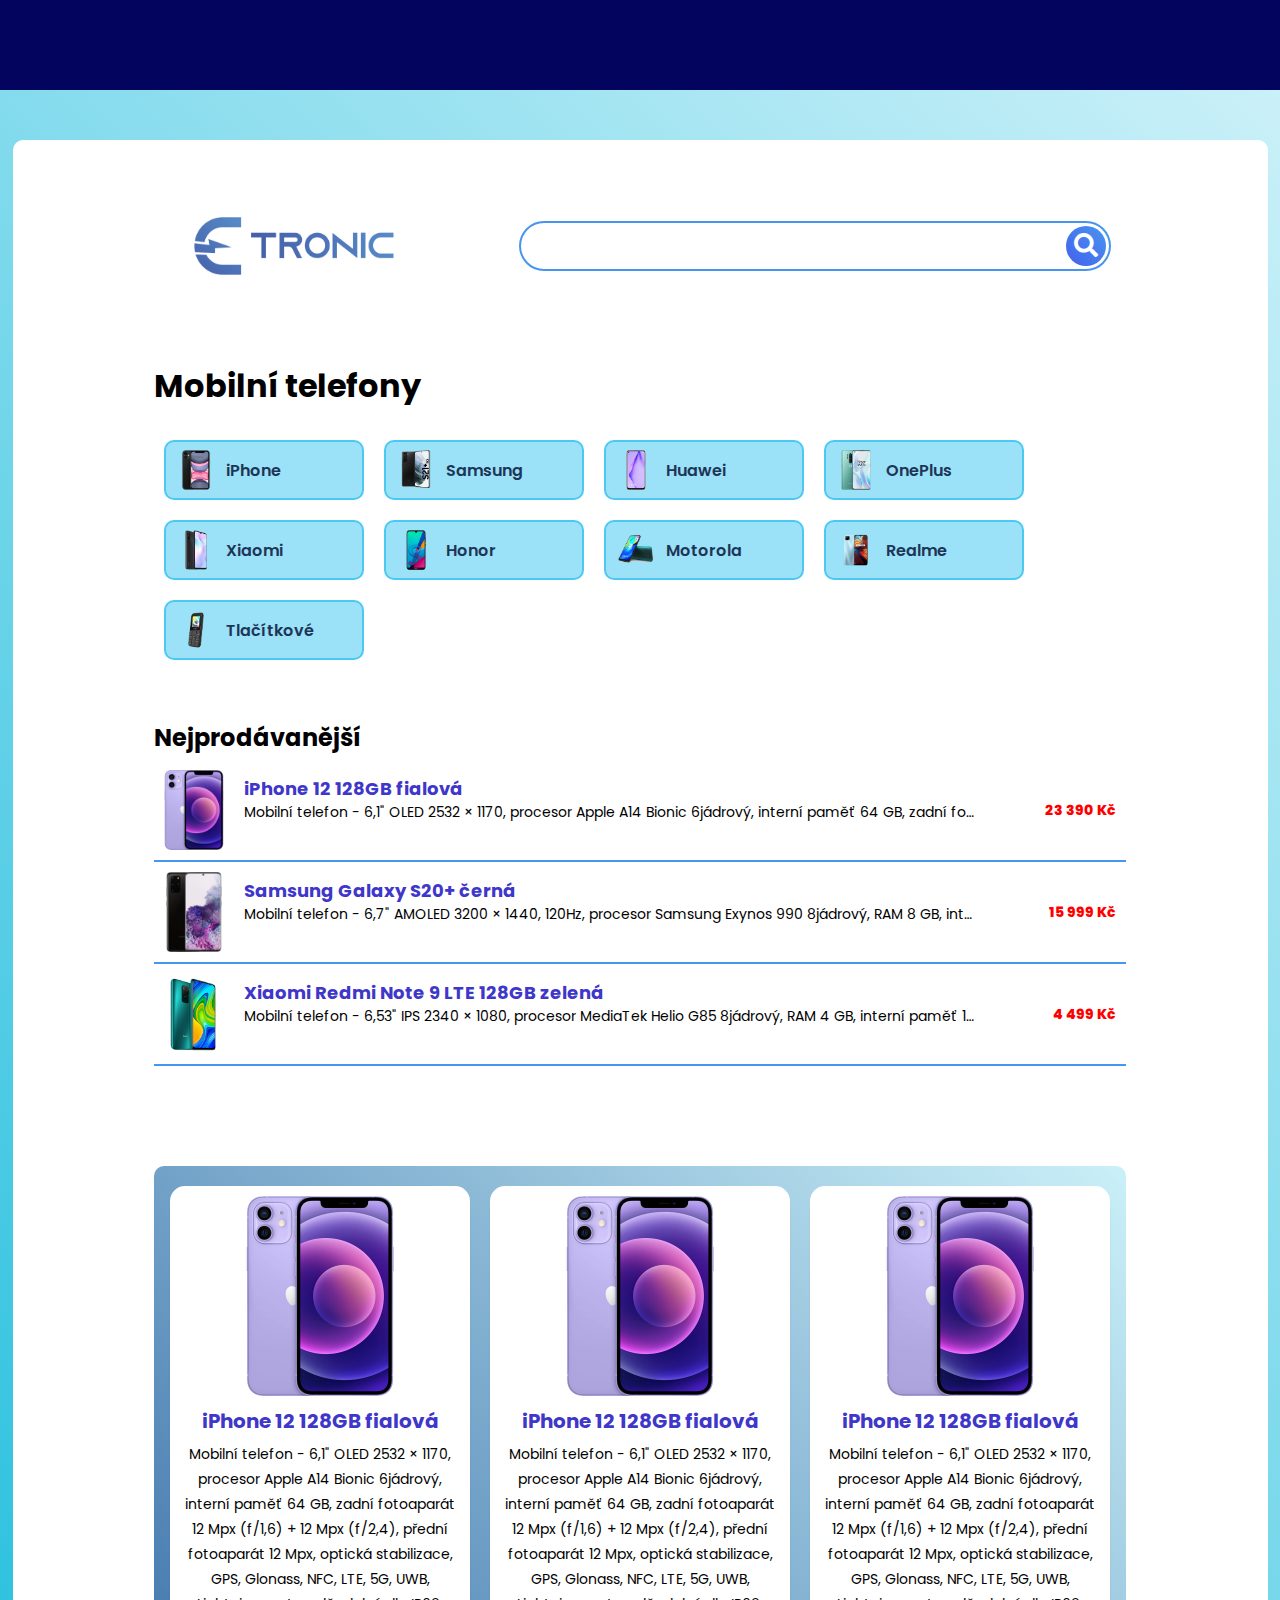
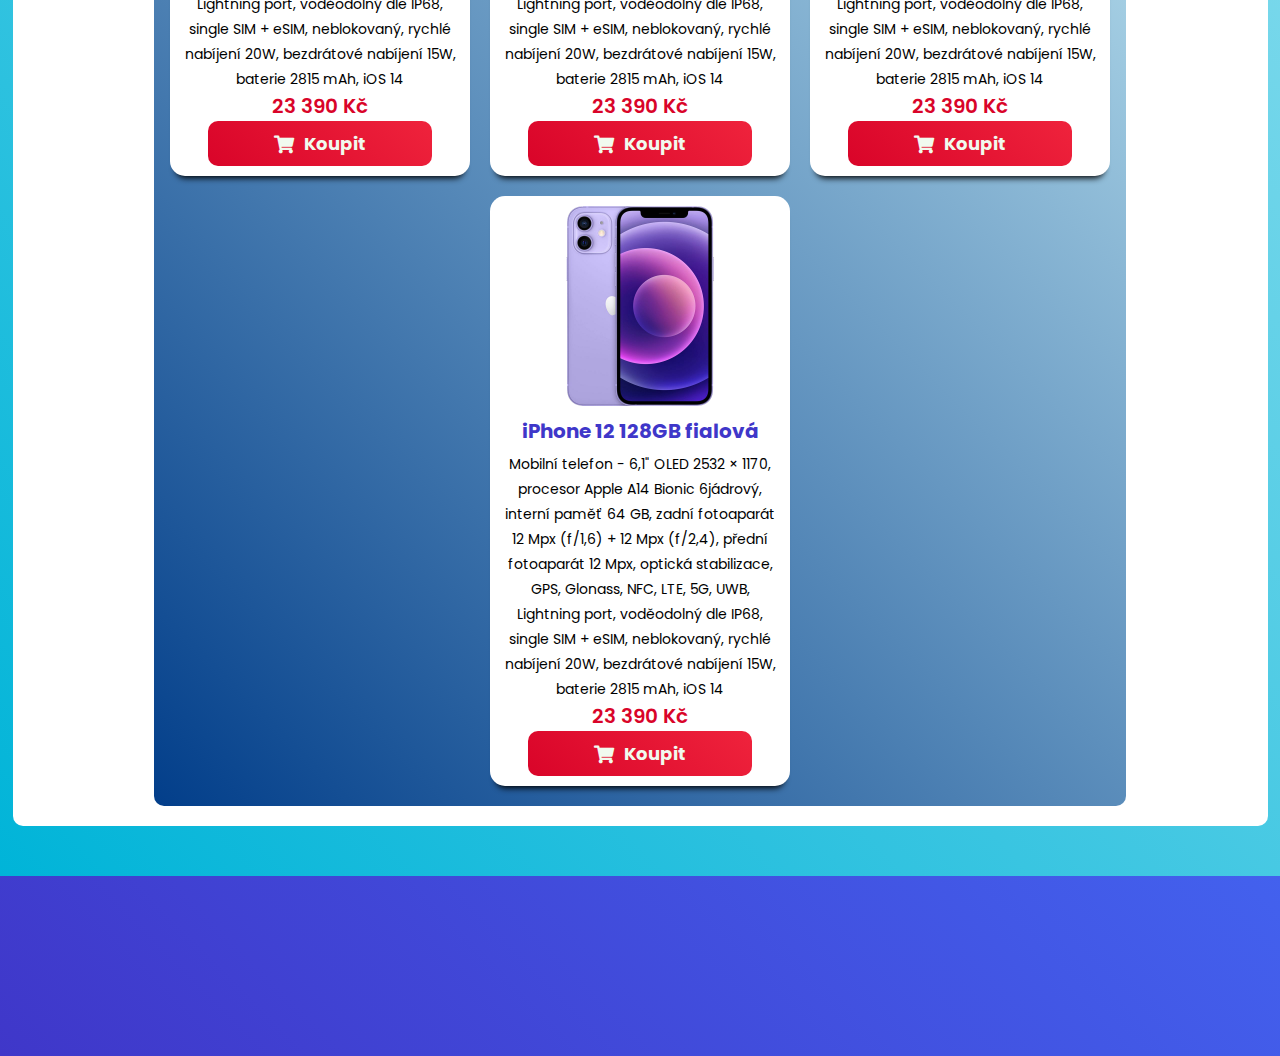
<file: Mobilni Telefony.html>
<!DOCTYPE html>
<html lang="en">
<head>
    <meta charset="UTF-8">
    <meta http-equiv="X-UA-Compatible" content="IE=edge">
    <meta name="viewport" content="width=device-width, initial-scale=1.0">
    <title>Mobilní telefony, mobily | Etronic</title>
    <link rel="icon" href="./img/logo_Etronic_icon.png">
    <link rel="stylesheet" href="./res/scss/style.css">
    <link rel="stylesheet" href="https://cdnjs.cloudflare.com/ajax/libs/font-awesome/5.15.3/css/all.min.css">
    <link rel="preconnect" href="https://fonts.gstatic.com">
    <link href="https://fonts.googleapis.com/css2?family=Poppins:wght@300;400&display=swap" rel="stylesheet">
</head>
<body>
    <header>
        
    </header>

    <main>
        <div class="container">
            <div class="logo-search-container">
                <a class="logo-link" href="./index.html">
                    <img class="logo" src="./img/logo_Etronic.png" alt="Logo">
                </a>
                <div class="search-bar">
                    <input class="search" type="text" id="search" autocomplete="off">
                    <button class="search-btn"><i class="fas fa-search"></i></button>
                    <ul class="list-group" id="list"></ul>
                </div>

            </div>

            <div class="categories-box">
                <div class="category-header">
                    <h1>Mobilní telefony</h1>
                </div>
                <div class="categories-container">
                    <div class="category-box">
                        <a href="./iPhone category.php">
                            <img class="size" src="./img/iphone.png" alt="iPhone">
                            <span>iPhone</span>
                        </a>
                    </div>
                    <div class="category-box">
                        <a href="./Samsung category.php">
                            <img class="size" src="./img/Samsung.png" alt="Samsung">
                            <span>Samsung</span>
                        </a>
                    </div>
                    <div class="category-box">
                        <a href="#">
                            <img class="size" src="./img/Huawei.png" alt="Huawei">
                            <span>Huawei</span>
                        </a>
                    </div>
                    <div class="category-box">
                        <a href="#">
                            <img class="size" src="./img/OnePlus.png" alt="iPhone">
                            <span>OnePlus</span>
                        </a>
                    </div>
                    <div class="category-box">
                        <a href="#">
                            <img class="size" src="./img/Xiaomi.png" alt="iPhone">
                            <span>Xiaomi</span>
                        </a>
                    </div>
                    <div class="category-box">
                        <a href="#">
                            <img class="size" src="./img/Honor.png" alt="iPhone">
                            <span>Honor</span>
                        </a>
                    </div>
                    <div class="category-box">
                        <a href="#">
                            <img class="size" src="./img/Motorola.png" alt="iPhone">
                            <span>Motorola</span>
                        </a>
                    </div>
                    <div class="category-box">
                        <a href="#">
                            <img class="size" src="./img/realme.png" alt="iPhone">
                            <span>Realme</span>
                        </a>
                    </div>
                    <div class="category-box">
                        <a href="#">
                            <img class="size" src="./img/tlačítkové.png" alt="iPhone">
                            <span>Tlačítkové</span>
                        </a>
                    </div>
                </div>
            </div>

            <div class="bestsellers-box">
                <div class="bestsellers-header">
                    <h1>Nejprodávanější</h1>
                </div>
                <div class="bestsellers-container">
                    <div class="bestseller-box">
                        <a href="./iphone12_purple.php">
                            <img class="size" src="./img/iPhone 12 128GB fialova.png" alt="iPhone">
                            <div class="bestseller-info">
                                <span class="bestseller-h">iPhone 12 128GB fialová</span>
                                <span class="bestseller-p">Mobilní telefon -  6,1" OLED 2532 × 1170,  procesor Apple A14 Bionic 6jádrový,  interní paměť 64 GB,  zadní fotoaparát 12 Mpx (f/1,6) + 12 Mpx (f/2,4),  přední fotoaparát 12 Mpx,  optická stabilizace,  GPS,  Glonass,  NFC,  LTE, 5G,  UWB,  Lightning port,  voděodolný dle IP68,  single SIM + eSIM,  neblokovaný,  rychlé nabíjení 20W,  bezdrátové nabíjení 15W,  baterie 2815 mAh,  iOS 14 </span>
                            </div>
                            <div class="price-box">
                                <span>23 390 Kč</span>
                            </div>
                        </a>
                    </div>
                    <div class="bestseller-box">
                        <a href="#">
                            <img class="size" src="./img/samsung galaxy s20+.png" alt="iPhone">
                            <div class="bestseller-info">
                                <span class="bestseller-h">Samsung Galaxy S20+ černá</span>
                                <span class="bestseller-p">Mobilní telefon -  6,7" AMOLED 3200 × 1440,  120Hz,  procesor Samsung Exynos 990 8jádrový,  RAM 8 GB,  interní paměť 128 GB,  Micro SDXC až 1000 GB,  zadní fotoaparát s optickým zoomem 12 Mpx (f/1,8) + 64 Mpx (f/2) + 12 Mpx (f/2,2),  přední fotoaparát 10 Mpx,  optická stabilizace,  ToF,  GPS,  Glonass,  NFC,  LTE,  USB-C,  čtečka otisků v displeji,  voděodolný dle IP68,  hybridní slot + eSIM,  neblokovaný,  rychlé nabíjení 25W,  bezdrátové nabíjení 15W, reverzní nabíjení 9W,  baterie 4500 mAh,  Android 10 </span>
                            </div>
                            <div class="price-box">
                                <span>15 999 Kč</span>
                            </div>
                        </a>
                    </div>
                    <div class="bestseller-box">
                        <a href="#">
                            <img class="size" src="./img/Xiaomi Redmi Note 9 LTE 128GB zelená.png" alt="iPhone">
                            <div class="bestseller-info">
                                <span class="bestseller-h">Xiaomi Redmi Note 9 LTE 128GB zelená</span>
                                <span class="bestseller-p">Mobilní telefon -  6,53" IPS 2340 × 1080,  procesor MediaTek Helio G85 8jádrový,  RAM 4 GB,  interní paměť 128 GB,  Micro SD až 512 GB,  zadní fotoaparát 48 Mpx (f/1,79) + 8 Mpx (f/2,2) + 2 Mpx (f/2,4) + 2 Mpx (f/2,4),  přední fotoaparát 13 Mpx,  elektronická stabilizace,  GPS,  Glonass,  IrDA,  NFC,  LTE,  Jack (3,5mm) a USB-C,  čtečka otisků,  dual SIM,  neblokovaný,  rychlé nabíjení 18W,  baterie 5020 mAh,  Android 10 </span>
                            </div>
                            <div class="price-box">
                                <span>4 499 Kč</span>
                            </div>
                        </a>
                    </div>
                </div>
            </div>

            <div class="items-container">
                <div class="item-container">
                    <a href="#">
                        <img class="size" src="./img/iPhone 12 128GB fialova.png" alt="iPhone">
                        <div class="item-info">
                            <span class="item-h">iPhone 12 128GB fialová</span>
                        </div>
                    </a>
                    <span class="item-p">Mobilní telefon -  6,1" OLED 2532 × 1170,  procesor Apple A14 Bionic 6jádrový,  interní paměť 64 GB,  zadní fotoaparát 12 Mpx (f/1,6) + 12 Mpx (f/2,4),  přední fotoaparát 12 Mpx,  optická stabilizace,  GPS,  Glonass,  NFC,  LTE, 5G,  UWB,  Lightning port,  voděodolný dle IP68,  single SIM + eSIM,  neblokovaný,  rychlé nabíjení 20W,  bezdrátové nabíjení 15W,  baterie 2815 mAh,  iOS 14 </span>
                    <span class="price-box">23 390 Kč</span>
                    <a href="#">
                        <div class="buy-box">
                            <i class="fas fa-shopping-cart fa-md"></i>
                            <span>Koupit</span>
                        </div>
                    </a>
                </div>
                <div class="item-container">
                    <a href="#">
                        <img class="size" src="./img/iPhone 12 128GB fialova.png" alt="iPhone">
                        <div class="item-info">
                            <span class="item-h">iPhone 12 128GB fialová</span>
                        </div>
                    </a>
                    <span class="item-p">Mobilní telefon -  6,1" OLED 2532 × 1170,  procesor Apple A14 Bionic 6jádrový,  interní paměť 64 GB,  zadní fotoaparát 12 Mpx (f/1,6) + 12 Mpx (f/2,4),  přední fotoaparát 12 Mpx,  optická stabilizace,  GPS,  Glonass,  NFC,  LTE, 5G,  UWB,  Lightning port,  voděodolný dle IP68,  single SIM + eSIM,  neblokovaný,  rychlé nabíjení 20W,  bezdrátové nabíjení 15W,  baterie 2815 mAh,  iOS 14 </span>
                    <span class="price-box">23 390 Kč</span>
                    <a href="#">
                        <div class="buy-box">
                            <i class="fas fa-shopping-cart fa-md"></i>
                            <span>Koupit</span>
                        </div>
                    </a>
                </div>
                <div class="item-container">
                    <a href="#">
                        <img class="size" src="./img/iPhone 12 128GB fialova.png" alt="iPhone">
                        <div class="item-info">
                            <span class="item-h">iPhone 12 128GB fialová</span>
                        </div>
                    </a>
                    <span class="item-p">Mobilní telefon -  6,1" OLED 2532 × 1170,  procesor Apple A14 Bionic 6jádrový,  interní paměť 64 GB,  zadní fotoaparát 12 Mpx (f/1,6) + 12 Mpx (f/2,4),  přední fotoaparát 12 Mpx,  optická stabilizace,  GPS,  Glonass,  NFC,  LTE, 5G,  UWB,  Lightning port,  voděodolný dle IP68,  single SIM + eSIM,  neblokovaný,  rychlé nabíjení 20W,  bezdrátové nabíjení 15W,  baterie 2815 mAh,  iOS 14 </span>
                    <span class="price-box">23 390 Kč</span>
                    <a href="#">
                        <div class="buy-box">
                            <i class="fas fa-shopping-cart fa-md"></i>
                            <span>Koupit</span>
                        </div>
                    </a>
                </div>
                <div class="item-container">
                    <a href="#">
                        <img class="size" src="./img/iPhone 12 128GB fialova.png" alt="iPhone">
                        <div class="item-info">
                            <span class="item-h">iPhone 12 128GB fialová</span>
                        </div>
                    </a>
                    <span class="item-p">Mobilní telefon -  6,1" OLED 2532 × 1170,  procesor Apple A14 Bionic 6jádrový,  interní paměť 64 GB,  zadní fotoaparát 12 Mpx (f/1,6) + 12 Mpx (f/2,4),  přední fotoaparát 12 Mpx,  optická stabilizace,  GPS,  Glonass,  NFC,  LTE, 5G,  UWB,  Lightning port,  voděodolný dle IP68,  single SIM + eSIM,  neblokovaný,  rychlé nabíjení 20W,  bezdrátové nabíjení 15W,  baterie 2815 mAh,  iOS 14 </span>
                    <span class="price-box">23 390 Kč</span>
                    <a href="#">
                        <div class="buy-box">
                            <i class="fas fa-shopping-cart fa-md"></i>
                            <span>Koupit</span>
                        </div>
                    </a>
                </div>
            </div>
        
        </div>
    </main>

    <footer>

    </footer>

    <script src="./res/js/main.js"></script>
    <script src="./res/js/product_main.js"></script>
    <script src="./res/js/shopping_cart.js"></script>


</body>
</html>
</file>
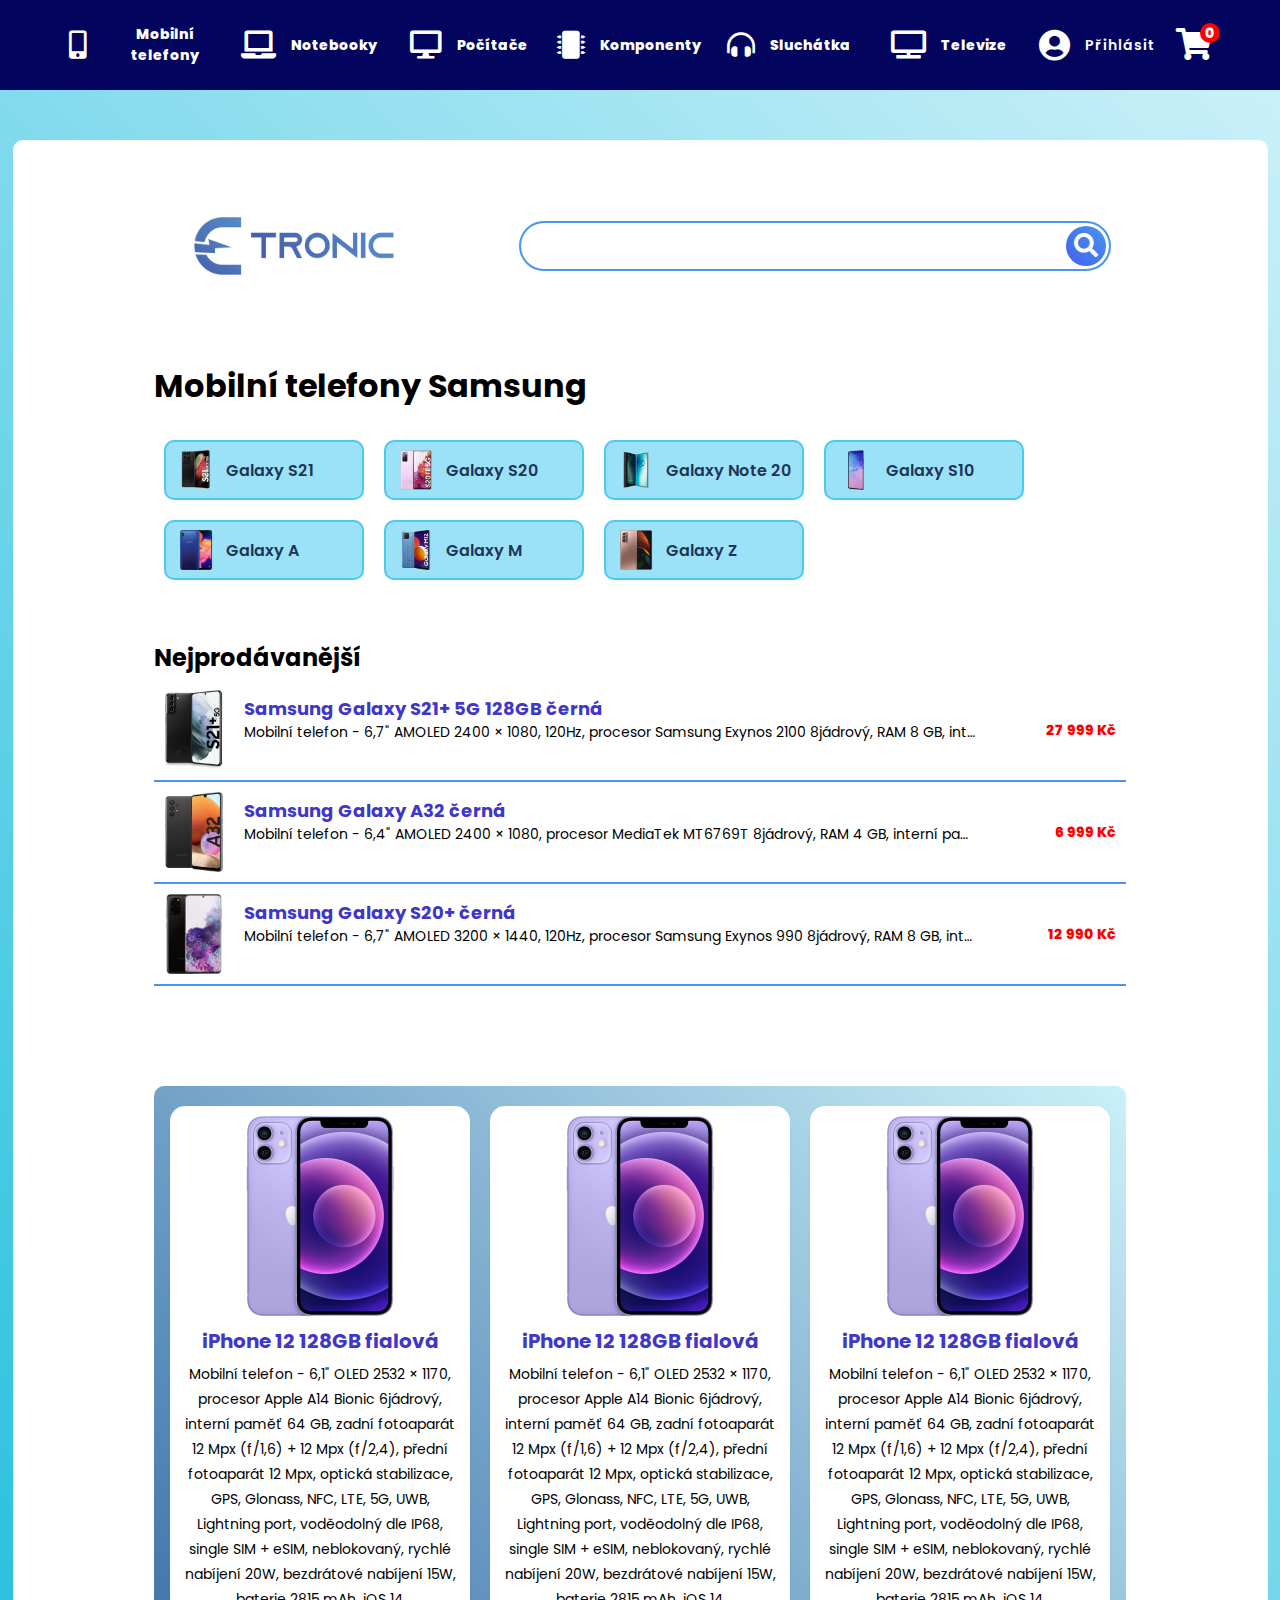
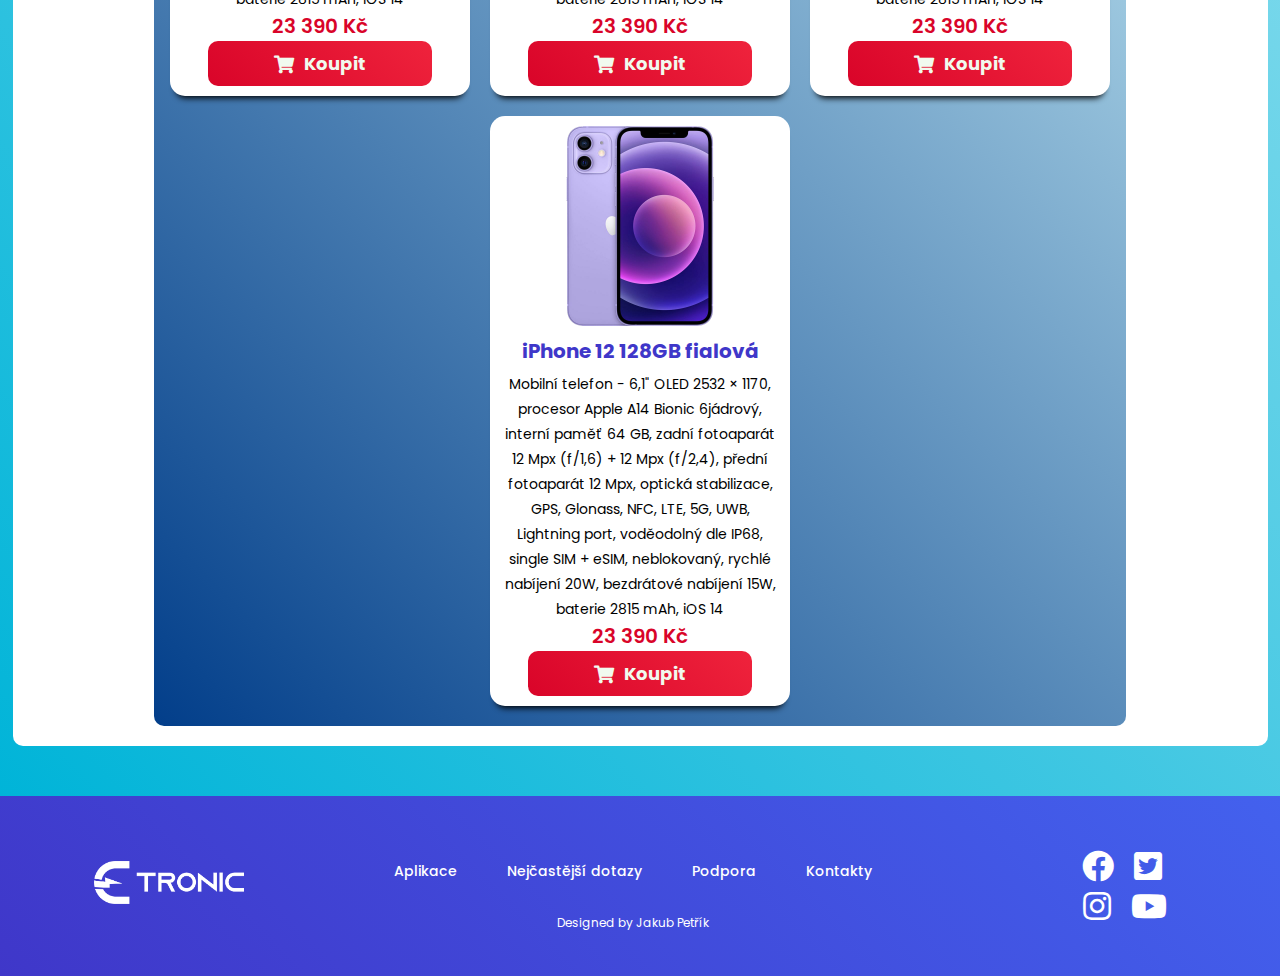
<file: Samsung category.html>
<!DOCTYPE html>
<html lang="en">
<head>
    <meta charset="UTF-8">
    <meta http-equiv="X-UA-Compatible" content="IE=edge">
    <meta name="viewport" content="width=device-width, initial-scale=1.0">
    <title>Mobilní telefony Samsung | Etronic</title>
    <link rel="icon" href="./img/logo_Etronic_icon.png">
    <link rel="stylesheet" href="./res/scss/style.css">
    <link rel="stylesheet" href="https://cdnjs.cloudflare.com/ajax/libs/font-awesome/5.15.3/css/all.min.css">
    <link rel="preconnect" href="https://fonts.gstatic.com">
    <link href="https://fonts.googleapis.com/css2?family=Poppins:wght@300;400&display=swap" rel="stylesheet">
</head>
<body>
    <header>
        <div class="nav-toggle-container">
            <button class="nav-toggle">
                <i class="fas fa-bars"></i>
            </button>
        </div>
        <nav>
            <ul class="nav-links">
                <li class="dropdown">
                    <a class="nav-link nav-hover" href="./Mobilni Telefony.html">
                        <i class="fas fa-mobile-alt fa-2x"></i>
                        <span>Mobilní telefony</span>
                    </a>
                    <div class="dropdown-content">
                        <a href="./iPhone category.html">
                            <div class="circle-background">
                                <img class="size" src="./img/iphone.png" alt="iPhone">
                            </div>
                            <span>Apple</span>
                        </a>
                        <a href="./Samsung category.html">
                            <div class="circle-background">
                                <img class="size" src="./img/Samsung.png" alt="Samsung">
                            </div>
                            <span>Samsung</span>
                        </a>
                        <a href="#">
                            <div class="circle-background">
                                <img class="size" src="./img/Huawei.png" alt="Huawei">
                            </div>
                            <span>Huawei</span>
                        </a>
                    </div>
                </li>
                
                <li class="dropdown">
                    <a class="nav-link nav-hover" href="#">
                        <i class="fas fa-laptop fa-2x"></i>
                        <span>Notebooky</span>
                    </a>
                    <div class="dropdown-content dropdown-notebooks">
                        <a href="#">
                            <div class="circle-background">
                                <img class="size" src="./img/Macbook.png" alt="Macbook">
                            </div>
                            <span>Apple</span>
                        </a>
                        <a href="#">
                            <div class="circle-background">
                                <img class="size" src="./img/Asus notebook.png" alt="Asus">
                            </div>
                            <span>Asus</span>
                        </a>
                        <a href="#">
                            <div class="circle-background">
                                <img class="size" src="./img/Lenovo notebook.png" alt="Lenovo">
                            </div>
                            <span>Lenovo</span>
                        </a>
                    </div>
                </li>
                <li class="dropdown">
                    <a class="nav-link nav-hover" href="#">
                        <i class="fas fa-desktop fa-2x"></i>
                        <span>Počítače</span>
                    </a>
                    <div class="dropdown-content dropdown-notebooks">
                        <a href="#">
                            <div class="circle-background">
                                <img class="size" src="./img/Macbook.png" alt="Macbook">
                            </div>
                            <span>HP</span>
                        </a>
                        <a href="#">
                            <div class="circle-background">
                                <img class="size" src="./img/Asus notebook.png" alt="Asus">
                            </div>
                            <span>Asus</span>
                        </a>
                        <a href="#">
                            <div class="circle-background">
                                <img class="size" src="./img/Lenovo notebook.png" alt="Lenovo">
                            </div>
                            <span>Lenovo</span>
                        </a>
                    </div>
                </li>
                <li class="dropdown">
                    <a class="nav-link nav-hover" href="#">
                        <i class="fas fa-microchip fa-2x"></i>
                        <span>Komponenty</span>
                    </a>
                    <div class="dropdown-content dropdown-width">
                        <div class="dropdown-inline">
                            <a class="dropdown-flex" href="#">
                                <div class="circle-background">
                                    <img class="size" src="./img/Procesory.png" alt="Prcesory">
                                </div>
                                <span class="span-width">Procesory</span>
                            </a>
                        </div>
                        <div class="dropdown-inline">
                            <a class="dropdown-flex" href="#">
                                <div class="circle-background">
                                    <img class="size" src="./img/RAM.png" alt="Paměti">
                                </div>
                                <span class="span-width">Paměti</span>
                            </a>
                        </div>
                        <div class="dropdown-inline">
                            <a class="dropdown-flex" href="#">
                                <div class="circle-background">
                                    <img class="size" src="./img/HDD.png" alt="Lenovo">
                                </div>
                                <span class="span-width">HDD a SSD disky</span>
                            </a>
                        </div>
                        <div class="dropdown-inline">
                            <a class="dropdown-flex" href="#">
                                <div class="circle-background">
                                    <img class="size" src="./img/Základní deska.png" alt="Lenovo">
                                </div>
                                <span class="span-width">Základní desky</span>
                            </a>
                        </div>
                        <div class="dropdown-inline">
                            <a class="dropdown-flex" href="#">
                                <div class="circle-background">
                                    <img class="size" src="./img/Skříně a zdroje.png" alt="Lenovo">
                                </div>
                                <span class="span-width">Skříně a zdroje</span>
                            </a>
                        </div>
                    </div>
                </li>
                <li class="dropdown">
                    <a class="nav-link nav-hover" href="#">
                        <i class="fas fa-headphones-alt fa-2x"></i>
                        <span>Sluchátka</span>
                    </a>
                    <div class="dropdown-content dropdown-width">
                        <div class="dropdown-inline">
                            <a href="#">
                                <div class="circle-background">
                                    <img class="size" src="./img/AirPods.png" alt="AirPods">
                                </div>
                                <span class="span-width">Apple</span>
                            </a>
                        </div>
                        <div class="dropdown-inline">
                            <a href="#">
                                <div class="circle-background">
                                    <img class="size" src="./img/HyperX Suchatka.png" alt="HyperX">
                                </div>
                                <span class="span-width">HyperX</span>
                            </a>
                        </div>
                        <div class="dropdown-inline">
                            <a href="#">
                                <div class="circle-background">
                                    <img class="size" src="./img/Sony sluchatka.png" alt="Sony">
                                </div>
                                <span class="span-width">Sony</span>
                            </a>
                        </div>
                        <div class="dropdown-inline">
                            <a href="#">
                                <div class="circle-background">
                                    <img class="size" src="./img/Beats sluchatka.png" alt="Beats">
                                </div>
                                <span class="span-width">Beats</span>
                            </a>
                        </div>
                    </div>
                </li>
                <li class="dropdown">
                    <a class="nav-link nav-hover" href="#">
                        <i class="fas fa-tv fa-2x"></i>
                        <span>Televize</span>
                    </a>
                    <div class="dropdown-content dropdown-width">
                        <div class="dropdown-inline">
                            <a href="#">
                                <div class="circle-background">
                                    <img class="size" src="./img/Samsung TV.png" alt="Samsung">
                                </div>
                                <span class="span-width">Samsung</span>
                            </a>
                        </div>
                        <div class="dropdown-inline">
                            <a href="#">
                                <div class="circle-background">
                                    <img class="size" src="./img/LG TV.png" alt="LG">
                                </div>
                                <span class="span-width">LG</span>
                            </a>
                        </div>
                        <div class="dropdown-inline">
                            <a href="#">
                                <div class="circle-background">
                                    <img class="size" src="./img/Philips TV.png" alt="Philips">
                                </div>
                                <span class="span-width">Philips</span>
                            </a>
                        </div>
                        <div class="dropdown-inline">
                            <a href="#">
                                <div class="circle-background">
                                    <img class="size" src="./img/Sony TV.png" alt="Sony">
                                </div>
                                <span class="span-width">Sony</span>
                            </a>
                        </div>
                        <div class="dropdown-inline">
                            <a href="#">
                                <div class="circle-background">
                                    <img class="size" src="./img/Panasonic TV.png" alt="Panasonic">
                                </div>
                                <span class="span-width">Panasonic</span>
                            </a>
                        </div>
                    </div>
                </li>
            </ul>
        </nav>
        <a class="account-container" href="#">
            <i class="fas fa-user-circle fa-2x"></i>
            <span>Přihlásit</span>
        </a>
        <a class="shopping-container" href="./Shopping Cart.html">
            <i class="fas fa-shopping-cart fa-2x"></i><span class="product-number">0</span>
        </a>
    </header>

    <main>
        <div class="container">
            <div class="logo-search-container">
                <a class="logo-link" href="./index.html">
                    <img class="logo" src="./img/logo_Etronic.png" alt="Logo">
                </a>
                <div class="search-bar">
                    <input class="search" type="text" id="search" autocomplete="off">
                    <button class="search-btn"><i class="fas fa-search"></i></button>
                    <ul class="list-group" id="list"></ul>
                </div>

            </div>

            <div class="categories-box">
                <div class="category-header">
                    <h1>Mobilní telefony Samsung</h1>
                </div>
                <div class="categories-container">
                    <div class="category-box">
                        <a href="#">
                            <img class="size" src="./img/galaxy s21 category.png" alt="iPhone">
                            <span>Galaxy S21</span>
                        </a>
                    </div>
                    <div class="category-box">
                        <a href="#">
                            <img class="size" src="./img/galaxy s20 category.png" alt="Samsung">
                            <span>Galaxy S20</span>
                        </a>
                    </div>
                    <div class="category-box">
                        <a href="#">
                            <img class="size" src="./img/galaxy note 20 category.png" alt="Huawei">
                            <span>Galaxy Note 20</span>
                        </a>
                    </div>
                    <div class="category-box">
                        <a href="#">
                            <img class="size" src="./img/galaxy s10 category.png" alt="iPhone">
                            <span>Galaxy S10</span>
                        </a>
                    </div>
                    <div class="category-box">
                        <a href="#">
                            <img class="size" src="./img/galaxy a category.png" alt="iPhone">
                            <span>Galaxy A</span>
                        </a>
                    </div>
                    <div class="category-box">
                        <a href="#">
                            <img class="size" src="./img/galaxy m category.png" alt="iPhone">
                            <span>Galaxy M</span>
                        </a>
                    </div>
                    <div class="category-box">
                        <a href="#">
                            <img class="size" src="./img/galaxy z category.png" alt="iPhone">
                            <span>Galaxy Z</span>
                        </a>
                    </div>
                </div>
            </div>

            <div class="bestsellers-box">
                <div class="bestsellers-header">
                    <h1>Nejprodávanější</h1>
                </div>
                <div class="bestsellers-container">
                    <div class="bestseller-box">
                        <a href="#">
                            <img class="size" src="./img/Samsung Galaxy S21+ 5G 128GB černá.jpg" alt="iPhone">
                            <div class="bestseller-info">
                                <span class="bestseller-h">Samsung Galaxy S21+ 5G 128GB černá</span>
                                <span class="bestseller-p">Mobilní telefon - 6,7" AMOLED 2400 × 1080, 120Hz, procesor Samsung Exynos 2100 8jádrový, RAM 8 GB, interní paměť 128 GB, zadní fotoaparát s optickým zoomem 12 Mpx (f/1,8) + 64 Mpx (f/2) + 12 Mpx (f/2,2), přední fotoaparát 10 Mpx, optická stabilizace, GPS, Glonass, NFC, LTE, 5G, USB-C, čtečka otisků v displeji, voděodolný dle IP68, Dual SIM + eSIM, neblokovaný, rychlé nabíjení 25W, bezdrátové nabíjení 15W, reverzní nabíjení 4,5W, baterie 4800 mAh, Android 11</span>
                            </div>
                            <div class="price-box">
                                <span>27 999 Kč</span>
                            </div>
                        </a>
                    </div>
                    <div class="bestseller-box">
                        <a href="#">
                            <img class="size" src="./img/Samsung Galaxy A32 černá.jpg" alt="iPhone">
                            <div class="bestseller-info">
                                <span class="bestseller-h">Samsung Galaxy A32 černá</span>
                                <span class="bestseller-p">Mobilní telefon - 6,4" AMOLED 2400 × 1080, procesor MediaTek MT6769T 8jádrový, RAM 4 GB, interní paměť 128 GB, Micro SD až 1024 GB, zadní fotoaparát 64 Mpx (f/1,8) + 8 Mpx (f/2,2) + 5 Mpx (f/2,4) + 5 Mpx (f/2,4), přední fotoaparát 20 Mpx, GPS, Glonass, NFC, LTE, Jack (3,5mm) a USB-C, čtečka otisků v displeji, dual SIM + paměťová karta, neblokovaný, rychlé nabíjení 15W, baterie 5000 mAh, Android 11</span>
                            </div>
                            <div class="price-box">
                                <span>6 999 Kč</span>
                            </div>
                        </a>
                    </div>
                    <div class="bestseller-box">
                        <a href="#">
                            <img class="size" src="./img/samsung galaxy s20+.png" alt="iPhone">
                            <div class="bestseller-info">
                                <span class="bestseller-h">Samsung Galaxy S20+ černá</span>
                                <span class="bestseller-p">Mobilní telefon -  6,7" AMOLED 3200 × 1440,  120Hz,  procesor Samsung Exynos 990 8jádrový,  RAM 8 GB,  interní paměť 128 GB,  Micro SDXC až 1000 GB,  zadní fotoaparát s optickým zoomem 12 Mpx (f/1,8) + 64 Mpx (f/2) + 12 Mpx (f/2,2),  přední fotoaparát 10 Mpx,  optická stabilizace,  ToF,  GPS,  Glonass,  NFC,  LTE,  USB-C,  čtečka otisků v displeji,  voděodolný dle IP68,  hybridní slot + eSIM,  neblokovaný,  rychlé nabíjení 25W,  bezdrátové nabíjení 15W, reverzní nabíjení 9W,  baterie 4500 mAh,  Android 10 </span>
                            </div>
                            <div class="price-box">
                                <span>12 990 Kč</span>
                            </div>
                        </a>
                    </div>
                </div>
            </div>

            <div class="items-container">
                <div class="item-container">
                    <a href="#">
                        <img class="size" src="./img/iPhone 12 128GB fialova.png" alt="iPhone">
                        <div class="item-info">
                            <span class="item-h">iPhone 12 128GB fialová</span>
                        </div>
                    </a>
                    <span class="item-p">Mobilní telefon -  6,1" OLED 2532 × 1170,  procesor Apple A14 Bionic 6jádrový,  interní paměť 64 GB,  zadní fotoaparát 12 Mpx (f/1,6) + 12 Mpx (f/2,4),  přední fotoaparát 12 Mpx,  optická stabilizace,  GPS,  Glonass,  NFC,  LTE, 5G,  UWB,  Lightning port,  voděodolný dle IP68,  single SIM + eSIM,  neblokovaný,  rychlé nabíjení 20W,  bezdrátové nabíjení 15W,  baterie 2815 mAh,  iOS 14 </span>
                    <span class="price-box">23 390 Kč</span>
                    <a href="#">
                        <div class="buy-box">
                            <i class="fas fa-shopping-cart fa-md"></i>
                            <span>Koupit</span>
                        </div>
                    </a>
                </div>
                <div class="item-container">
                    <a href="#">
                        <img class="size" src="./img/iPhone 12 128GB fialova.png" alt="iPhone">
                        <div class="item-info">
                            <span class="item-h">iPhone 12 128GB fialová</span>
                        </div>
                    </a>
                    <span class="item-p">Mobilní telefon -  6,1" OLED 2532 × 1170,  procesor Apple A14 Bionic 6jádrový,  interní paměť 64 GB,  zadní fotoaparát 12 Mpx (f/1,6) + 12 Mpx (f/2,4),  přední fotoaparát 12 Mpx,  optická stabilizace,  GPS,  Glonass,  NFC,  LTE, 5G,  UWB,  Lightning port,  voděodolný dle IP68,  single SIM + eSIM,  neblokovaný,  rychlé nabíjení 20W,  bezdrátové nabíjení 15W,  baterie 2815 mAh,  iOS 14 </span>
                    <span class="price-box">23 390 Kč</span>
                    <a href="#">
                        <div class="buy-box">
                            <i class="fas fa-shopping-cart fa-md"></i>
                            <span>Koupit</span>
                        </div>
                    </a>
                </div>
                <div class="item-container">
                    <a href="#">
                        <img class="size" src="./img/iPhone 12 128GB fialova.png" alt="iPhone">
                        <div class="item-info">
                            <span class="item-h">iPhone 12 128GB fialová</span>
                        </div>
                    </a>
                    <span class="item-p">Mobilní telefon -  6,1" OLED 2532 × 1170,  procesor Apple A14 Bionic 6jádrový,  interní paměť 64 GB,  zadní fotoaparát 12 Mpx (f/1,6) + 12 Mpx (f/2,4),  přední fotoaparát 12 Mpx,  optická stabilizace,  GPS,  Glonass,  NFC,  LTE, 5G,  UWB,  Lightning port,  voděodolný dle IP68,  single SIM + eSIM,  neblokovaný,  rychlé nabíjení 20W,  bezdrátové nabíjení 15W,  baterie 2815 mAh,  iOS 14 </span>
                    <span class="price-box">23 390 Kč</span>
                    <a href="#">
                        <div class="buy-box">
                            <i class="fas fa-shopping-cart fa-md"></i>
                            <span>Koupit</span>
                        </div>
                    </a>
                </div>
                <div class="item-container">
                    <a href="#">
                        <img class="size" src="./img/iPhone 12 128GB fialova.png" alt="iPhone">
                        <div class="item-info">
                            <span class="item-h">iPhone 12 128GB fialová</span>
                        </div>
                    </a>
                    <span class="item-p">Mobilní telefon -  6,1" OLED 2532 × 1170,  procesor Apple A14 Bionic 6jádrový,  interní paměť 64 GB,  zadní fotoaparát 12 Mpx (f/1,6) + 12 Mpx (f/2,4),  přední fotoaparát 12 Mpx,  optická stabilizace,  GPS,  Glonass,  NFC,  LTE, 5G,  UWB,  Lightning port,  voděodolný dle IP68,  single SIM + eSIM,  neblokovaný,  rychlé nabíjení 20W,  bezdrátové nabíjení 15W,  baterie 2815 mAh,  iOS 14 </span>
                    <span class="price-box">23 390 Kč</span>
                    <a href="#">
                        <div class="buy-box">
                            <i class="fas fa-shopping-cart fa-md"></i>
                            <span>Koupit</span>
                        </div>
                    </a>
                </div>
            </div>
        
        </div>
    </main>

    <footer>
        <div class="logo-box">
            <a href="./index.html">
                <img class="logo" src="./img/logo_Etronic_bile.png" alt="Logo">
            </a>
        </div>
        <div class="nav">
            <ul class="links">
                <li>
                    <a class="link" href="#">
                        <span>Aplikace</span>
                    </a>
                </li>
                <li>
                    <a class="link" href="#">
                        <span>Nejčastější dotazy</span>
                    </a>
                </li>
                <li>
                    <a class="link" href="#">
                        <span>Podpora</span>
                    </a>
                </li>
                <li>
                    <a class="link" href="#">
                        <span>Kontakty</span>
                    </a>
                </li>
            </ul>
            <div class="creator-box">
                <span>Designed by Jakub Petřík</span>
            </div>
        </div>
        <div class="social-footer-icons">
            <ul class="social-nav-links">
                <li>
                    <a class="social-nav-link" href="#">
                        <i class="fab fa-facebook fa-2x"></i>
                    </a>
                </li>
                <li>
                    <a class="social-nav-link" href="#">
                        <i class="fab fa-twitter-square fa-2x"></i>
                    </a>
                </li>
            </ul>
            <ul class="social-nav-links social-nav">
                <li>
                    <a class="social-nav-link" href="#">
                        <i class="fab fa-instagram fa-2x"></i>
                    </a>
                </li>
                <li>
                    <a class="social-nav-link" href="#">
                        <i class="fab fa-youtube fa-2x"></i>
                    </a>
                </li>
            </ul>
        </div>
    </footer>

    <script src="./res/js/main.js"></script>
    <script src="./res/js/product_main.js"></script>
    <script src="./res/js/shopping_cart.js"></script>

</body>
</html>
</file>
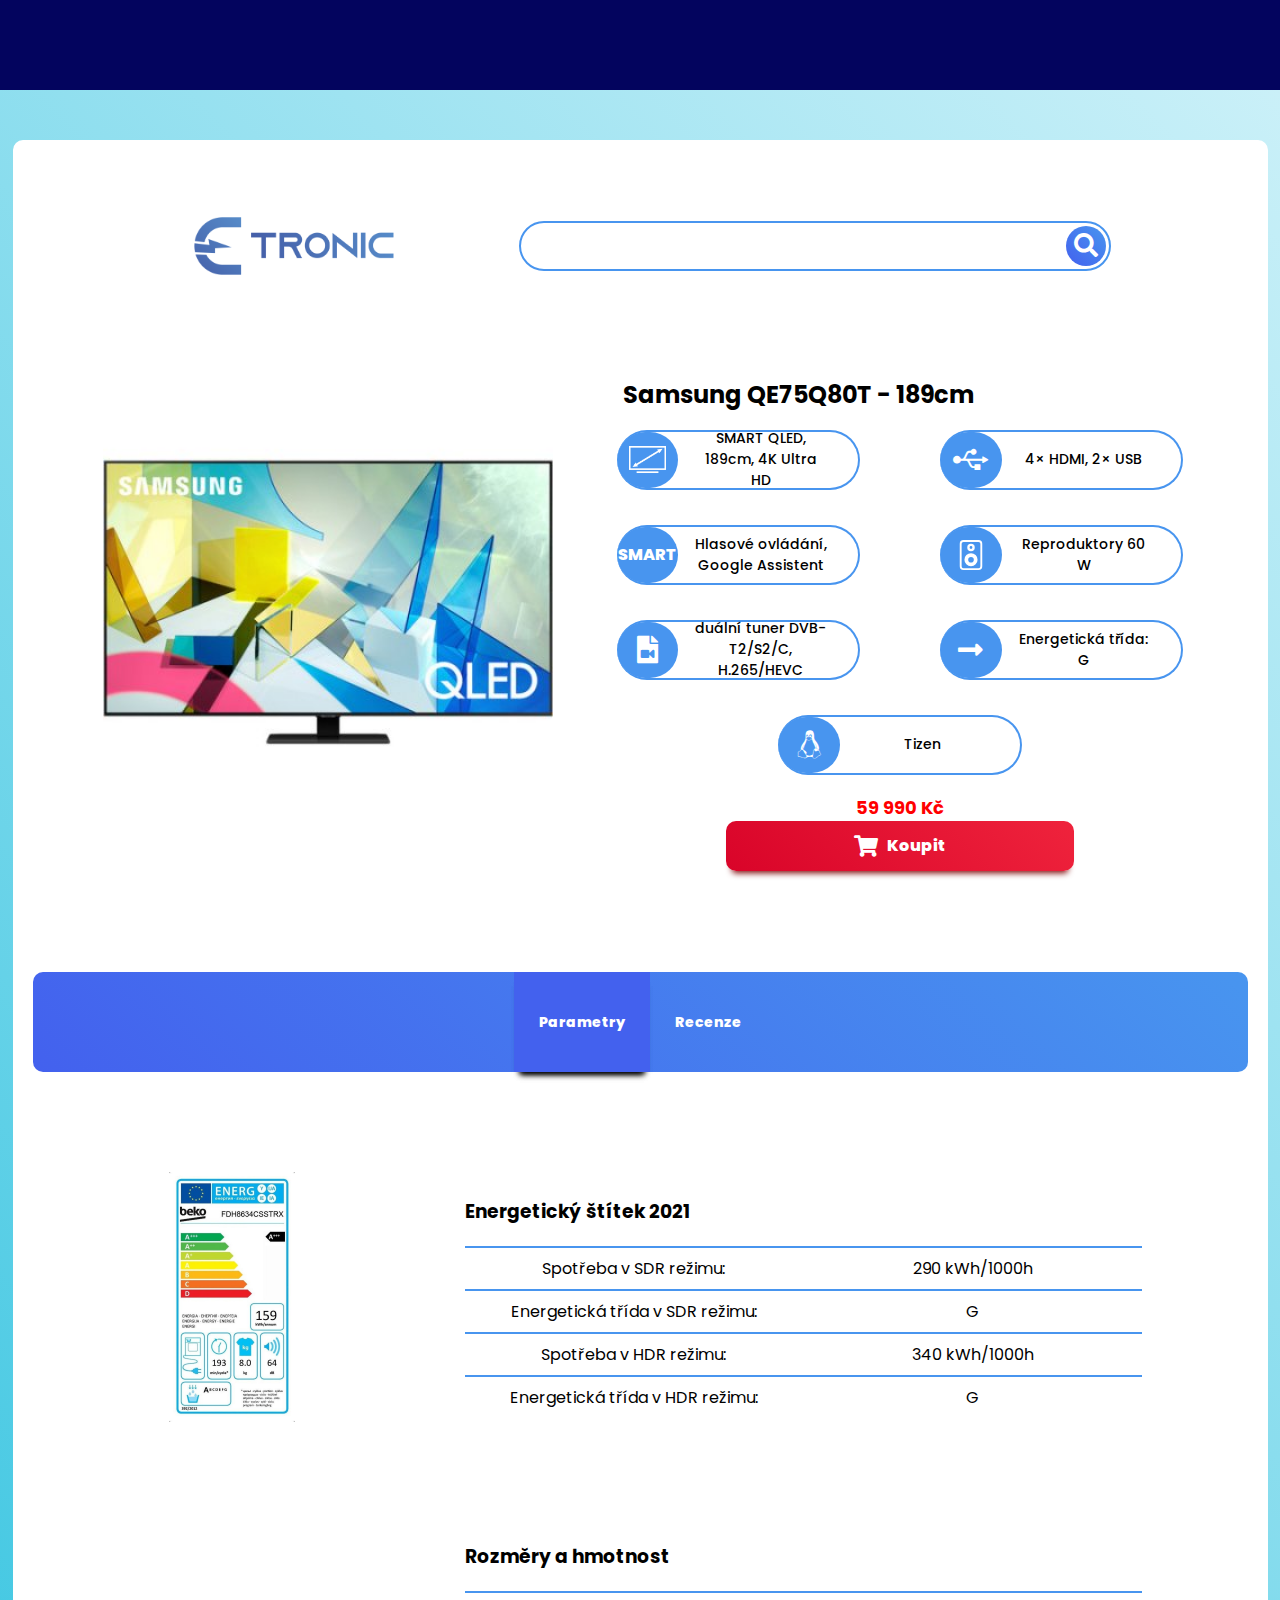
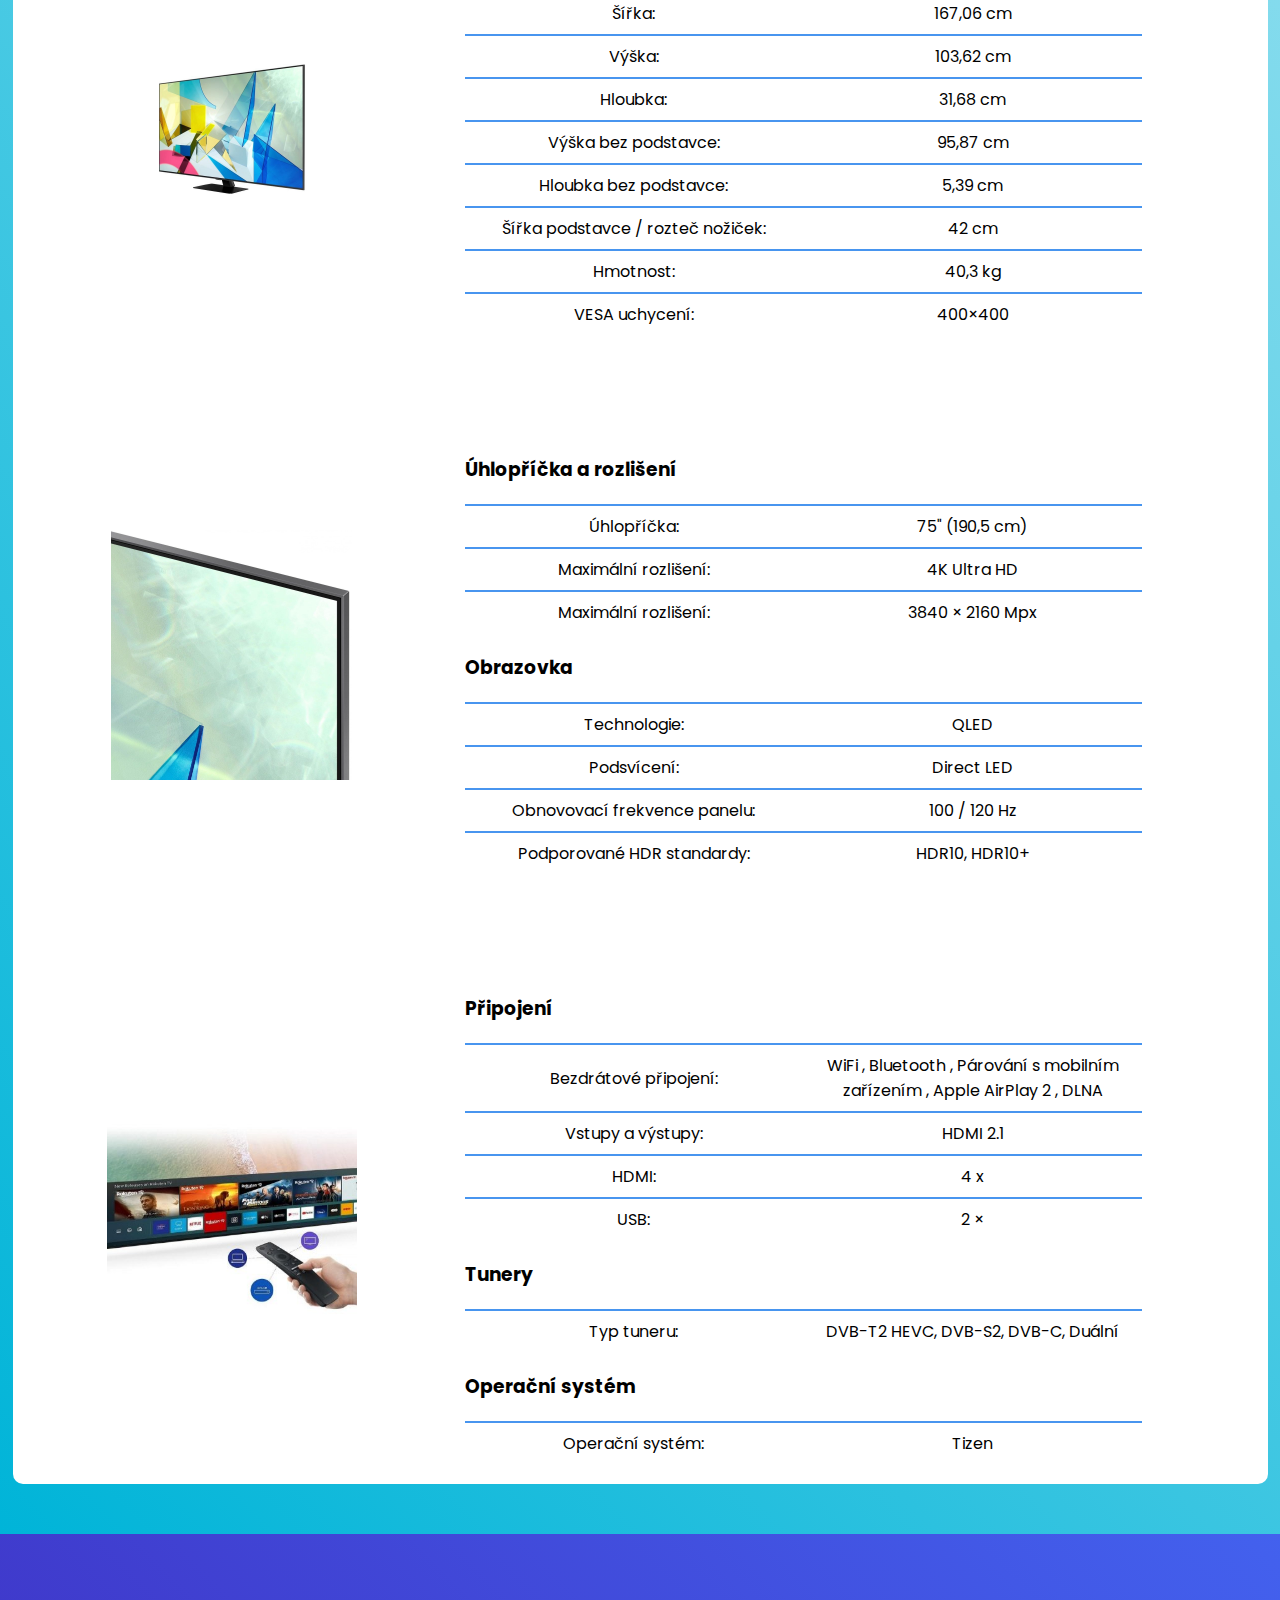
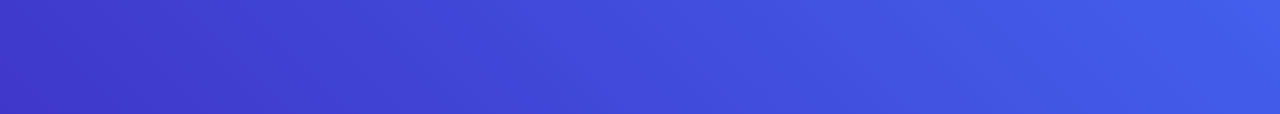
<file: Samsung QE75Q80T - 189cm.html>
<!DOCTYPE html>
<html lang="en">
<head>
    <meta charset="UTF-8">
    <meta http-equiv="X-UA-Compatible" content="IE=edge">
    <meta name="viewport" content="width=device-width, initial-scale=1.0">
    <title>Samsung QE75Q80T - 189cm | Etronic</title>
    <link rel="icon" href="./img/logo_Etronic_icon.png">
    <link rel="stylesheet" href="./res/scss/style.css">
    <link rel="stylesheet" href="https://cdnjs.cloudflare.com/ajax/libs/font-awesome/5.15.3/css/all.min.css">
    <link rel="preconnect" href="https://fonts.gstatic.com">
    <link href="https://fonts.googleapis.com/css2?family=Poppins:wght@300;400&display=swap" rel="stylesheet">
</head>
<body>
    <header>

    </header>

    <main>
        <div class="container">
            <div class="logo-search-container">
                <a class="logo-link" href="./index.html">
                    <img class="logo" src="./img/logo_Etronic.png" alt="Logo">
                </a>
                <div class="search-bar">
                    <input class="search" type="text" id="search" autocomplete="off">
                    <button class="search-btn"><i class="fas fa-search"></i></button>
                    <ul class="list-group" id="list"></ul>
                </div>
            </div>

            <div id="6" class="product">
                <!-- <div class="product-picture">
                    <img class="picture-js" src="./img/Samsung QE75Q80T - 189cm.jpg" alt="iPhone 12">
                </div> -->
                <div class="product-info">
                    <!-- <div class="product-name product-name-pos">Samsung QE75Q80T - 189cm</div> -->
                    <div class="product-specs">
                        <div class="specific-container">
                            <div class="circle-box">
                                <img class="re-size" src="./img/tv icon size.png" alt="">
                            </div>
                            <div class="specific">
                                <span>SMART QLED, 189cm, 4K Ultra HD</span>
                            </div>
                        </div>
                        <div class="specific-container">
                            <div class="circle-box">
                                <i class="fab fa-usb"></i>
                            </div>
                            <div class="specific">
                                <span>4× HDMI, 2× USB</span>
                            </div>
                        </div>
                        <div class="specific-container">
                            <div class="circle-box">
                                <span>SMART</span>
                            </div>
                            <div class="specific">
                                <span>Hlasové ovládání, Google Assistent</span>
                            </div>
                        </div>
                        <div class="specific-container">
                            <div class="circle-box">
                                <svg xmlns="http://www.w3.org/2000/svg" width="30" height="30" fill="currentColor" class="bi bi-speaker" viewBox="0 0 16 16">
                                    <path d="M12 1a1 1 0 0 1 1 1v12a1 1 0 0 1-1 1H4a1 1 0 0 1-1-1V2a1 1 0 0 1 1-1h8zM4 0a2 2 0 0 0-2 2v12a2 2 0 0 0 2 2h8a2 2 0 0 0 2-2V2a2 2 0 0 0-2-2H4z"/>
                                    <path d="M8 4.75a.75.75 0 1 1 0-1.5.75.75 0 0 1 0 1.5zM8 6a2 2 0 1 0 0-4 2 2 0 0 0 0 4zm0 3a1.5 1.5 0 1 0 0 3 1.5 1.5 0 0 0 0-3zm-3.5 1.5a3.5 3.5 0 1 1 7 0 3.5 3.5 0 0 1-7 0z"/>
                                </svg>
                            </div>
                            <div class="specific">
                                <span>Reproduktory 60 W</span>
                            </div>
                        </div>
                        <div class="specific-container">
                            <div class="circle-box">
                                <i class="fas fa-file-video fa-2x"></i>
                            </div>
                            <div class="specific">
                                <span>duální tuner DVB-T2/S2/C, H.265/HEVC</span>
                            </div>
                        </div>
                        
                        <div class="specific-container">
                            <div class="circle-box">
                                <i class="fas fa-long-arrow-alt-right fa-2x"></i>
                            </div>
                            <div class="specific">
                                <span>Energetická třída: G</span>
                            </div>
                        </div>
                        <div class="specific-container">
                            <div class="circle-box">
                                <i class="fab fa-linux fa-2x"></i>
                            </div>
                            <div class="specific">
                                <span>Tizen</span>
                            </div>
                        </div>
                    </div>
                    <!-- <div class="buyer-box">
                        <div class="price-container">
                            <span>59 990 Kč</span>
                        </div>
                        <a class="buy-btn" href="./Shopping Cart.html">
                            <div class="shopping-cart">
                                <i class="fas fa-shopping-cart fa-lg"></i>
                                <span>Koupit</span>
                            </div>
                        </a>
                    </div> -->
                </div>
            </div>


            <div class="tabs-container">
                <ul id="nav-tab" class="nav-links tabs-nav-links">
                    <li class="active-tab">
                        <a class="nav-link tabs-nav-link active-tab" href="#parameters">
                            Parametry
                        </a>
                    </li>
                    <li>
                        <a class="nav-link tabs-nav-link" href="#review">
                            Recenze
                        </a>
                    </li>
                </ul>
            </div>

            <div class="parameters-box active-tab" id="parameters">
                <div class="parameters-container">
                    <div class="photo-iphone">
                        <img src="./img/energetický štítek.jpg" alt="">
                    </div>
                    <div class="display-container">
                        <h3>Energetický štítek 2021</h3>
                        <div class="parameters">
                            <div class="param-h">
                                <span>Spotřeba v SDR režimu:</span>
                            </div>
                            <div class="param-span">
                                <span>290 kWh/1000h</span>
                            </div>
                        </div>
                        <div class="parameters">
                            <div class="param-h">
                                <span>Energetická třída v SDR režimu:</span>
                            </div>
                            <div class="param-span">
                                <span>G</span>
                            </div>
                        </div>
                        <div class="parameters">
                            <div class="param-h">
                                <span>Spotřeba v HDR režimu:</span>
                            </div>
                            <div class="param-span">
                                <span>340 kWh/1000h</span>
                            </div>
                        </div>
                        <div class="parameters">
                            <div class="param-h">
                                <span>Energetická třída v HDR režimu:</span>
                            </div>
                            <div class="param-span">
                                <span>G</span>
                            </div>
                        </div>
                    </div>
                </div>
                <div class="parameters-container">
                    <div class="photo-iphone">
                        <img src="./img/Samsung QE75Q80T rozměry.jpg" alt="">
                    </div>
                    <div class="display-container">
                        <h3>Rozměry a hmotnost</h3>
                        <div class="parameters">
                            <div class="param-h">
                                <span>Šířka:</span>
                            </div>
                            <div class="param-span">
                                <span>167,06 cm</span>
                            </div>
                        </div>
                        <div class="parameters">
                            <div class="param-h">
                                <span>Výška:</span>
                            </div>
                            <div class="param-span">
                                <span>103,62 cm</span>
                            </div>
                        </div>
                        <div class="parameters">
                            <div class="param-h">
                                <span>Hloubka:</span>
                            </div>
                            <div class="param-span">
                                <span>31,68 cm</span>
                            </div>
                        </div>
                        <div class="parameters">
                            <div class="param-h">
                                <span>Výška bez podstavce:</span>
                            </div>
                            <div class="param-span">
                                <span>95,87 cm</span>
                            </div>
                        </div>
                        <div class="parameters">
                            <div class="param-h">
                                <span>Hloubka bez podstavce:</span>
                            </div>
                            <div class="param-span">
                                <span>5,39 cm</span>
                            </div>
                        </div>
                        <div class="parameters">
                            <div class="param-h">
                                <span>Šířka podstavce / rozteč nožiček:</span>
                            </div>
                            <div class="param-span">
                                <span>42 cm</span>
                            </div>
                        </div>
                        <div class="parameters">
                            <div class="param-h">
                                <span>Hmotnost:</span>
                            </div>
                            <div class="param-span">
                                <span>40,3 kg</span>
                            </div>
                        </div>
                        <div class="parameters">
                            <div class="param-h">
                                <span>VESA uchycení:</span>
                            </div>
                            <div class="param-span">
                                <span>400×400</span>
                            </div>
                        </div>
                    </div>
                </div>
                <div class="parameters-container">
                    <div class="photo-iphone">
                        <img src="./img/Samsung QE75Q80T - 189cm display.jpg" alt="">
                    </div>
                    <div class="display-container">
                        <h3>Úhlopříčka a rozlišení</h3>
                        <div class="parameters">
                            <div class="param-h">
                                <span>Úhlopříčka:</span>
                            </div>
                            <div class="param-span">
                                <span>75" (190,5 cm)</span>
                            </div>    
                        </div>
                        <div class="parameters">
                            <div class="param-h">
                                <span>Maximální rozlišení:</span>
                            </div>
                            <div class="param-span">
                                <span>4K Ultra HD</span>
                            </div>
                        </div>
                        <div class="parameters">
                            <div class="param-h">
                                <span>Maximální rozlišení:</span>
                            </div>
                            <div class="param-span">
                                <span>3840 × 2160 Mpx</span>
                            </div>
                        </div>
                        <h3>Obrazovka</h3>
                        <div class="parameters">
                            <div class="param-h">
                                <span>Technologie:</span>
                            </div>
                            <div class="param-span">
                                <span>QLED</span>
                            </div>
                        </div>
                        <div class="parameters">
                            <div class="param-h">
                                <span>Podsvícení:</span>
                            </div>
                            <div class="param-span">
                                <span>Direct LED</span>
                            </div>
                        </div>
                        <div class="parameters">
                            <div class="param-h">
                                <span>Obnovovací frekvence panelu:</span>
                            </div>
                            <div class="param-span">
                                <span>100 / 120 Hz</span>
                            </div>
                        </div>
                        <div class="parameters">
                            <div class="param-h">
                                <span>Podporované HDR standardy:</span>
                            </div>
                            <div class="param-span">
                                <span>HDR10, HDR10+</span>
                            </div>
                        </div>
                    </div>
                </div>
                <div class="parameters-container">
                    <div class="photo-iphone">
                        <img src="./img/Samsung QE75Q80T příslušenství.jpg" alt="">
                    </div>
                    <div class="display-container">
                        <h3>Připojení</h3>
                        <div class="parameters">
                            <div class="param-h">
                                <span>Bezdrátové připojení:</span>
                            </div>
                            <div class="param-span">
                                <span>WiFi , Bluetooth , Párování s mobilním zařízením , Apple AirPlay 2 , DLNA</span>
                            </div>
                        </div>
                        <div class="parameters">
                            <div class="param-h">
                                <span>Vstupy a výstupy:</span>
                            </div>
                            <div class="param-span">
                                <span>HDMI 2.1</span>
                            </div>
                        </div>
                        <div class="parameters">
                            <div class="param-h">
                                <span>HDMI:</span>
                            </div>
                            <div class="param-span">
                                <span>4 x</span>
                            </div>
                        </div>
                        <div class="parameters">
                            <div class="param-h">
                                <span>USB:</span>
                            </div>
                            <div class="param-span">
                                <span>2 ×</span>
                            </div>
                        </div>
                        <h3>Tunery</h3>
                        <div class="parameters">
                            <div class="param-h">
                                <span>Typ tuneru:</span>
                            </div>
                            <div class="param-span">
                                <span>DVB-T2 HEVC, DVB-S2, DVB-C, Duální</span>
                            </div>
                        </div>
                        <h3>Operační systém</h3>
                        <div class="parameters">
                            <div class="param-h">
                                <span>Operační systém:</span>
                            </div>
                            <div class="param-span">
                                <span>Tizen</span>
                            </div>
                        </div>
                    </div>
                </div>
            </div>
            
            <div class="parameters-box" id="review">
                <div class="rating-container">
                    <div class="star-container">
                        <h1>9,8</h1>
                        <div class="stars">
                            <i class="fas fa-star"></i>
                            <i class="fas fa-star"></i>
                            <i class="fas fa-star"></i>
                            <i class="fas fa-star"></i>
                            <i class="fas fa-star"></i>
                            <i class="fas fa-star"></i>
                            <i class="fas fa-star"></i>
                            <i class="fas fa-star"></i>
                            <i class="fas fa-star"></i>
                            <i class="fas fa-star"></i>
                        </div>
                    </div>
                    <div class="stars-rating">
                        <div class="user-rating">
                            <span>10</span>
                            <i class="fas fa-star"></i>
                            <span class="counter-container"></span>
                            <span>95 x</span>
                        </div>
                        <div class="user-rating">
                            <span>9</span>
                            <i class="fas fa-star"></i>
                            <span class="counter-container"></span>
                            <span>95 x</span>
                        </div>
                        <div class="user-rating">
                            <span>8</span>
                            <i class="fas fa-star"></i>
                            <span class="counter-container"></span>
                            <span>95 x</span>
                        </div>
                        <div class="user-rating">
                            <span>7</span>
                            <i class="fas fa-star"></i>
                            <span class="counter-container"></span>
                            <span>95 x</span>
                        </div>
                        <div class="user-rating">
                            <span>6</span>
                            <i class="fas fa-star"></i>
                            <span class="counter-container"></span>
                            <span>95 x</span>
                        </div>
                    </div>
                    <div class="stars-rating">
                        <div class="user-rating">
                            <span>5</span>
                            <i class="fas fa-star"></i>
                            <span class="counter-container"></span>
                            <span>95 x</span>
                        </div>
                        <div class="user-rating">
                            <span>4</span>
                            <i class="fas fa-star"></i>
                            <span class="counter-container"></span>
                            <span>95 x</span>
                        </div>
                        <div class="user-rating">
                            <span>3</span>
                            <i class="fas fa-star"></i>
                            <span class="counter-container"></span>
                            <span>95 x</span>
                        </div>
                        <div class="user-rating">
                            <span>2</span>
                            <i class="fas fa-star"></i>
                            <span class="counter-container"></span>
                            <span>95 x</span>
                        </div>
                        <div class="user-rating">
                            <span>1</span>
                            <i class="fas fa-star"></i>
                            <span class="counter-container"></span>
                            <span>95 x</span>
                        </div>
                    </div>
                </div>
            </div>
        </div>
    </main>

    <footer>
        
    </footer>

    <script src="./res/js/main.js"></script>
    <script src="./res/js/product_main.js"></script>
    <script src="./res/js/shopping_cart.js"></script>
</body>
</html>
</file>
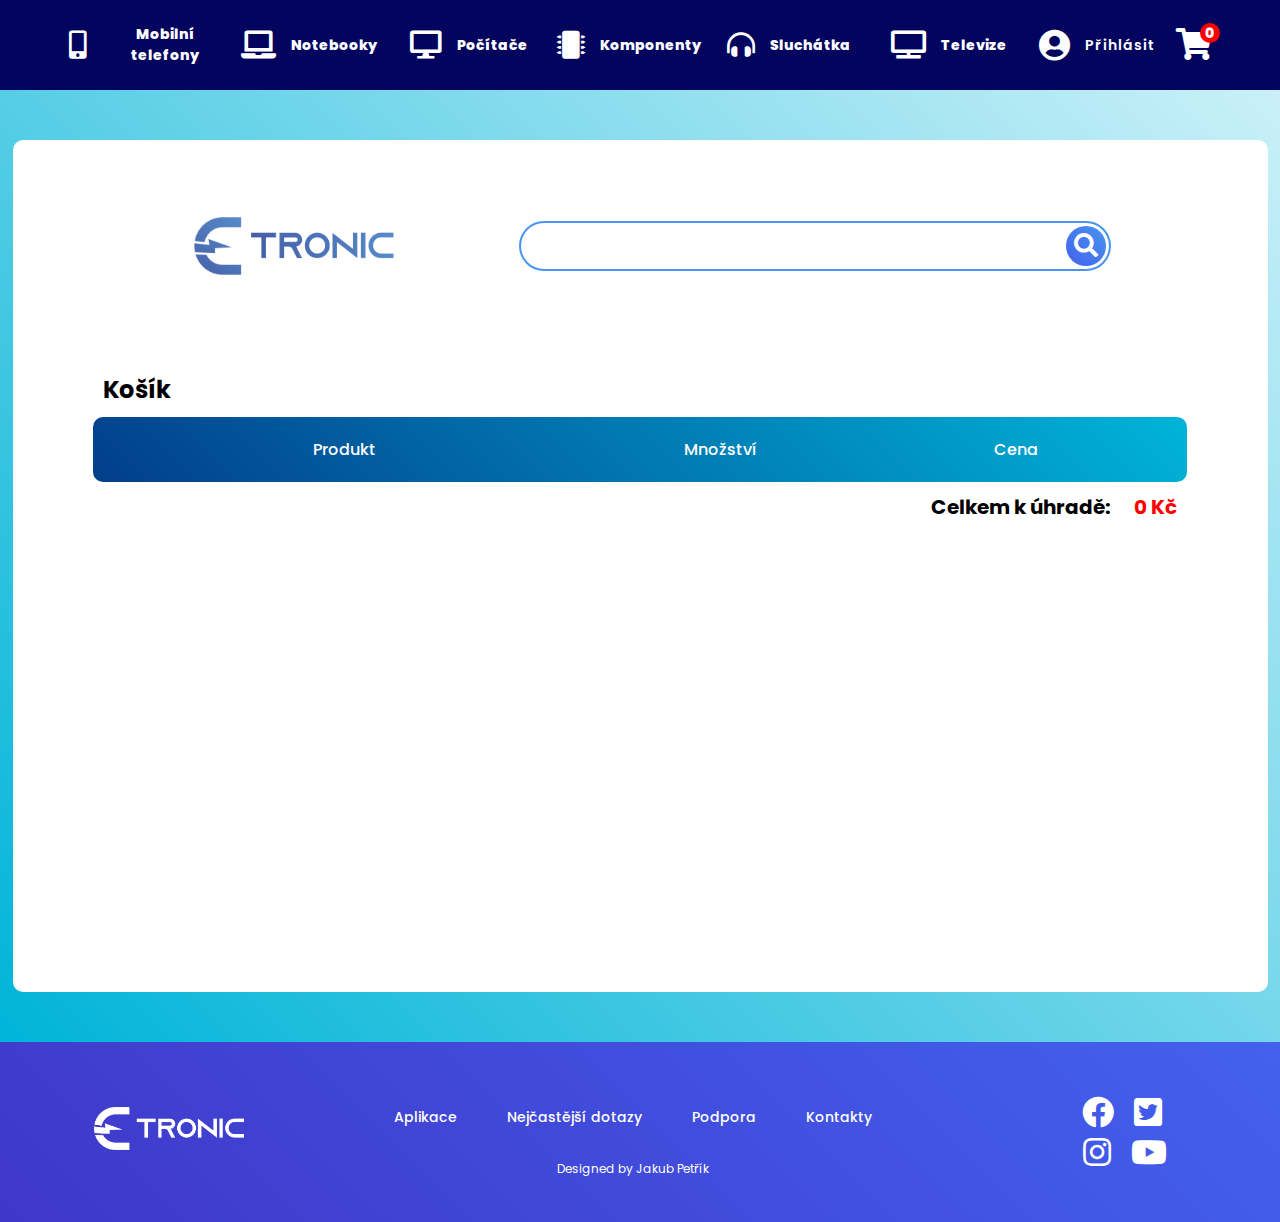
<file: Shopping Cart.html>
<!DOCTYPE html>
<html lang="en">
<head>
    <meta charset="UTF-8">
    <meta http-equiv="X-UA-Compatible" content="IE=edge">
    <meta name="viewport" content="width=device-width, initial-scale=1.0">
    <title>Nákupní košík | Etronic</title>
    <link rel="icon" href="./img/logo_Etronic_icon.png">
    <link rel="stylesheet" href="./res/scss/style.css">
    <link rel="stylesheet" href="https://cdnjs.cloudflare.com/ajax/libs/font-awesome/5.15.3/css/all.min.css">
    <link rel="preconnect" href="https://fonts.gstatic.com">
    <link href="https://fonts.googleapis.com/css2?family=Poppins:wght@300;400&display=swap" rel="stylesheet">
</head>
<body>
    <header>
        <div class="nav-toggle-container">
            <button class="nav-toggle">
                <i class="fas fa-bars"></i>
            </button>
        </div>
        <nav>
            <ul class="nav-links">
                <li class="dropdown">
                    <a class="nav-link nav-hover" href="./Mobilni Telefony.html">
                        <i class="fas fa-mobile-alt fa-2x"></i>
                        <span>Mobilní telefony</span>
                    </a>
                    <div class="dropdown-content">
                        <a href="./iPhone category.html">
                            <div class="circle-background">
                                <img class="size" src="./img/iphone.png" alt="iPhone">
                            </div>
                            <span>Apple</span>
                        </a>
                        <a href="./Samsung category.html">
                            <div class="circle-background">
                                <img class="size" src="./img/Samsung.png" alt="Samsung">
                            </div>
                            <span>Samsung</span>
                        </a>
                        <a href="#">
                            <div class="circle-background">
                                <img class="size" src="./img/Huawei.png" alt="Huawei">
                            </div>
                            <span>Huawei</span>
                        </a>
                    </div>
                </li>
                
                <li class="dropdown">
                    <a class="nav-link nav-hover" href="#">
                        <i class="fas fa-laptop fa-2x"></i>
                        <span>Notebooky</span>
                    </a>
                    <div class="dropdown-content dropdown-notebooks">
                        <a href="#">
                            <div class="circle-background">
                                <img class="size" src="./img/Macbook.png" alt="Macbook">
                            </div>
                            <span>Apple</span>
                        </a>
                        <a href="#">
                            <div class="circle-background">
                                <img class="size" src="./img/Asus notebook.png" alt="Asus">
                            </div>
                            <span>Asus</span>
                        </a>
                        <a href="#">
                            <div class="circle-background">
                                <img class="size" src="./img/Lenovo notebook.png" alt="Lenovo">
                            </div>
                            <span>Lenovo</span>
                        </a>
                    </div>
                </li>
                <li class="dropdown">
                    <a class="nav-link nav-hover" href="#">
                        <i class="fas fa-desktop fa-2x"></i>
                        <span>Počítače</span>
                    </a>
                    <div class="dropdown-content dropdown-notebooks">
                        <a href="#">
                            <div class="circle-background">
                                <img class="size" src="./img/Macbook.png" alt="Macbook">
                            </div>
                            <span>HP</span>
                        </a>
                        <a href="#">
                            <div class="circle-background">
                                <img class="size" src="./img/Asus notebook.png" alt="Asus">
                            </div>
                            <span>Asus</span>
                        </a>
                        <a href="#">
                            <div class="circle-background">
                                <img class="size" src="./img/Lenovo notebook.png" alt="Lenovo">
                            </div>
                            <span>Lenovo</span>
                        </a>
                    </div>
                </li>
                <li class="dropdown">
                    <a class="nav-link nav-hover" href="#">
                        <i class="fas fa-microchip fa-2x"></i>
                        <span>Komponenty</span>
                    </a>
                    <div class="dropdown-content dropdown-width">
                        <div class="dropdown-inline">
                            <a class="dropdown-flex" href="#">
                                <div class="circle-background">
                                    <img class="size" src="./img/Procesory.png" alt="Prcesory">
                                </div>
                                <span class="span-width">Procesory</span>
                            </a>
                        </div>
                        <div class="dropdown-inline">
                            <a class="dropdown-flex" href="#">
                                <div class="circle-background">
                                    <img class="size" src="./img/RAM.png" alt="Paměti">
                                </div>
                                <span class="span-width">Paměti</span>
                            </a>
                        </div>
                        <div class="dropdown-inline">
                            <a class="dropdown-flex" href="#">
                                <div class="circle-background">
                                    <img class="size" src="./img/HDD.png" alt="Lenovo">
                                </div>
                                <span class="span-width">HDD a SSD disky</span>
                            </a>
                        </div>
                        <div class="dropdown-inline">
                            <a class="dropdown-flex" href="#">
                                <div class="circle-background">
                                    <img class="size" src="./img/Základní deska.png" alt="Lenovo">
                                </div>
                                <span class="span-width">Základní desky</span>
                            </a>
                        </div>
                        <div class="dropdown-inline">
                            <a class="dropdown-flex" href="#">
                                <div class="circle-background">
                                    <img class="size" src="./img/Skříně a zdroje.png" alt="Lenovo">
                                </div>
                                <span class="span-width">Skříně a zdroje</span>
                            </a>
                        </div>
                    </div>
                </li>
                <li class="dropdown">
                    <a class="nav-link nav-hover" href="#">
                        <i class="fas fa-headphones-alt fa-2x"></i>
                        <span>Sluchátka</span>
                    </a>
                    <div class="dropdown-content dropdown-width">
                        <div class="dropdown-inline">
                            <a href="#">
                                <div class="circle-background">
                                    <img class="size" src="./img/AirPods.png" alt="AirPods">
                                </div>
                                <span class="span-width">Apple</span>
                            </a>
                        </div>
                        <div class="dropdown-inline">
                            <a href="#">
                                <div class="circle-background">
                                    <img class="size" src="./img/HyperX Suchatka.png" alt="HyperX">
                                </div>
                                <span class="span-width">HyperX</span>
                            </a>
                        </div>
                        <div class="dropdown-inline">
                            <a href="#">
                                <div class="circle-background">
                                    <img class="size" src="./img/Sony sluchatka.png" alt="Sony">
                                </div>
                                <span class="span-width">Sony</span>
                            </a>
                        </div>
                        <div class="dropdown-inline">
                            <a href="#">
                                <div class="circle-background">
                                    <img class="size" src="./img/Beats sluchatka.png" alt="Beats">
                                </div>
                                <span class="span-width">Beats</span>
                            </a>
                        </div>
                    </div>
                </li>
                <li class="dropdown">
                    <a class="nav-link nav-hover" href="#">
                        <i class="fas fa-tv fa-2x"></i>
                        <span>Televize</span>
                    </a>
                    <div class="dropdown-content dropdown-width">
                        <div class="dropdown-inline">
                            <a href="#">
                                <div class="circle-background">
                                    <img class="size" src="./img/Samsung TV.png" alt="Samsung">
                                </div>
                                <span class="span-width">Samsung</span>
                            </a>
                        </div>
                        <div class="dropdown-inline">
                            <a href="#">
                                <div class="circle-background">
                                    <img class="size" src="./img/LG TV.png" alt="LG">
                                </div>
                                <span class="span-width">LG</span>
                            </a>
                        </div>
                        <div class="dropdown-inline">
                            <a href="#">
                                <div class="circle-background">
                                    <img class="size" src="./img/Philips TV.png" alt="Philips">
                                </div>
                                <span class="span-width">Philips</span>
                            </a>
                        </div>
                        <div class="dropdown-inline">
                            <a href="#">
                                <div class="circle-background">
                                    <img class="size" src="./img/Sony TV.png" alt="Sony">
                                </div>
                                <span class="span-width">Sony</span>
                            </a>
                        </div>
                        <div class="dropdown-inline">
                            <a href="#">
                                <div class="circle-background">
                                    <img class="size" src="./img/Panasonic TV.png" alt="Panasonic">
                                </div>
                                <span class="span-width">Panasonic</span>
                            </a>
                        </div>
                    </div>
                </li>
            </ul>
        </nav>
        <a class="account-container" href="#">
            <i class="fas fa-user-circle fa-2x"></i>
            <span>Přihlásit</span>
        </a>
        <a class="shopping-container" href="./Shopping Cart.html">
            <i class="fas fa-shopping-cart fa-2x"></i><span class="product-number">0</span>
        </a>
    </header>

    <main>
        <div class="container">
            <div class="logo-search-container">
                <a class="logo-link" href="./index.html">
                    <img class="logo" src="./img/logo_Etronic.png" alt="Logo">
                </a>
                <div class="search-bar">
                    <input class="search" type="text" id="search" autocomplete="off">
                    <button class="search-btn"><i class="fas fa-search"></i></button>
                    <ul class="list-group" id="list"></ul>
                </div>

            </div>

            <div class="cart-box">
                <div class="cart-box-title">
                    <h1>Košík</h1>
                </div>
                <div class="cart-container">
                    <div class="cart-row">
                        <span class="cart-item cart-column">Produkt</span>
                        <span class="cart-quantity cart-column">Množství</span>
                        <span class="cart-price cart-column">Cena</span>
                    </div>

                    <div class="cart-items">
                        <!-- <div class="cart-item-container">
                            <div class="cart-item">
                                <div class="cart-item-img">
                                    <img src="./img/iPhone 12 128GB fialova.png" alt="">
                                </div>
                                <span class="cart-item-title">iPhone 12 128GB fialová</span>
                            </div>
                            <div class="cart-quantity cart-column">
                                <input class="cart-quantity-input" type="number" value="1" min="1" max="999">
                            </div>
                            <div class="cart-price-container">
                                <span class="cart-price cart-column">23 390 Kč</span>
                            </div>
                            <button class="btn btn-danger" type="button">
                                <i class="fas fa-trash-alt"></i>
                            </button>
                        </div> -->
                    </div>
                </div>
                <div class="cart-total">
                    <span class="cart-total-title">Celkem k úhradě:</span>
                    <span class="cart-total-price">0 Kč</span>
                </div>
            </div>
            <div class="card">

            </div>
        </div>
    </main>

    <footer>
        <div class="logo-box">
            <a href="./index.html">
                <img class="logo" src="./img/logo_Etronic_bile.png" alt="Logo">
            </a>
        </div>
        <div class="nav">
            <ul class="links">
                <li>
                    <a class="link" href="#">
                        <span>Aplikace</span>
                    </a>
                </li>
                <li>
                    <a class="link" href="#">
                        <span>Nejčastější dotazy</span>
                    </a>
                </li>
                <li>
                    <a class="link" href="#">
                        <span>Podpora</span>
                    </a>
                </li>
                <li>
                    <a class="link" href="#">
                        <span>Kontakty</span>
                    </a>
                </li>
            </ul>
            <div class="creator-box">
                <span>Designed by Jakub Petřík</span>
            </div>
        </div>
        <div class="social-footer-icons">
            <ul class="social-nav-links">
                <li>
                    <a class="social-nav-link" href="#">
                        <i class="fab fa-facebook fa-2x"></i>
                    </a>
                </li>
                <li>
                    <a class="social-nav-link" href="#">
                        <i class="fab fa-twitter-square fa-2x"></i>
                    </a>
                </li>
            </ul>
            <ul class="social-nav-links social-nav">
                <li>
                    <a class="social-nav-link" href="#">
                        <i class="fab fa-instagram fa-2x"></i>
                    </a>
                </li>
                <li>
                    <a class="social-nav-link" href="#">
                        <i class="fab fa-youtube fa-2x"></i>
                    </a>
                </li>
            </ul>
        </div>
    </footer>

    <script src="./res/js/main.js"></script>
    <script src="./res/js/shopping_cart.js"></script>


</body>
</html>
</file>
<file: res/scss/style.css>
header {
  display: -webkit-box;
  display: -ms-flexbox;
  display: flex;
  height: 10vh;
  width: 100%;
  margin: auto;
  -webkit-box-align: center;
      -ms-flex-align: center;
          align-items: center;
  -webkit-box-pack: center;
      -ms-flex-pack: center;
          justify-content: center;
  background: #03045e;
  position: relative;
}

header span {
  margin-left: 15px;
  font-weight: 800;
  font-size: 14px;
}

nav {
  z-index: 2;
  max-width: 1255px;
  display: -webkit-box;
  display: -ms-flexbox;
  display: flex;
  -webkit-box-pack: center;
      -ms-flex-pack: center;
          justify-content: center;
  -webkit-box-align: center;
      -ms-flex-align: center;
          align-items: center;
}

.nav-links {
  display: -webkit-box;
  display: -ms-flexbox;
  display: flex;
  -webkit-box-pack: center;
      -ms-flex-pack: center;
          justify-content: center;
  -webkit-box-align: center;
      -ms-flex-align: center;
          align-items: center;
  list-style: none;
}

.nav-link {
  display: -webkit-box;
  display: -ms-flexbox;
  display: flex;
  -webkit-box-align: center;
      -ms-flex-align: center;
          align-items: center;
  -webkit-box-pack: center;
      -ms-flex-pack: center;
          justify-content: center;
  color: #ffffff;
  font-size: 14px;
  font-weight: 800;
  text-decoration: none;
  height: 10vh;
}

.nav-hover:hover, .dropdown:hover {
  background: #4895ef;
}

.dropdown-content a:hover {
  background: #4895ef;
  color: white;
}

.dropdown {
  width: 160px;
}

.dropdown-content {
  display: none;
  -ms-flex-wrap: wrap;
      flex-wrap: wrap;
  position: absolute;
  top: 100%;
  width: 160px;
  border: solid;
  border-width: 1px 1px 4px;
  border-radius: 0px 0px 10px 10px;
  border-color: #4895ef;
  background-color: white;
}

.dropdown-content span {
  display: -webkit-box;
  display: -ms-flexbox;
  display: flex;
  -webkit-box-pack: start;
      -ms-flex-pack: start;
          justify-content: flex-start;
  -webkit-box-align: center;
      -ms-flex-align: center;
          align-items: center;
  width: 50%;
  height: 100%;
}

.dropdown-content .span-width {
  width: 60%;
}

.dropdown-content a {
  color: black;
  padding: 10px 0px 10px 5px;
  text-decoration: none;
  display: -webkit-box;
  display: -ms-flexbox;
  display: flex;
  width: 100%;
  height: 100%;
  -webkit-box-align: center;
      -ms-flex-align: center;
          align-items: center;
  border-width: 1px 1px 4px;
  border-radius: 0px 0px 6px 6px;
}

.dropdown:hover .dropdown-content {
  display: -webkit-box;
  display: -ms-flexbox;
  display: flex;
}

.size {
  height: 50px;
}

.dropdown-inline {
  display: -webkit-box;
  display: -ms-flexbox;
  display: flex;
  width: 50%;
  border-width: 1px 1px 4px;
  border-radius: 0px 0px 6px 6px;
}

.dropdown-width {
  max-width: 450px;
  width: 30%;
}

.circle-background {
  display: -webkit-box;
  display: -ms-flexbox;
  display: flex;
  -webkit-box-pack: center;
      -ms-flex-pack: center;
          justify-content: center;
  -webkit-box-align: center;
      -ms-flex-align: center;
          align-items: center;
  height: 60px;
  width: 60px;
  background: white;
  border-radius: 50%;
}

.nav-toggle {
  display: none;
  padding: 0;
}

.nav-links {
  height: auto;
  display: -webkit-box;
  display: -ms-flexbox;
  display: flex;
}

.shopping-container {
  color: white;
  margin-left: 20px;
  text-decoration: none;
  position: relative;
}

.product-number {
  position: absolute;
  margin-left: 0;
  right: -8px;
  top: -5px;
  color: white;
  width: 20px;
  height: 20px;
  background: red;
  border-radius: 50%;
  text-align: center;
  margin: auto;
}

.account-container {
  color: white;
  margin-left: 10px;
  display: -webkit-box;
  display: -ms-flexbox;
  display: flex;
  -webkit-box-pack: center;
      -ms-flex-pack: center;
          justify-content: center;
  -webkit-box-align: center;
      -ms-flex-align: center;
          align-items: center;
  text-decoration: none;
}

.account-container span {
  font-weight: 600;
  letter-spacing: 1px;
}

@media (max-width: 1150px) {
  body {
    overflow-x: hidden;
  }
  .nav-links {
    position: absolute;
    left: 0px;
    height: 70vh;
    top: 10vh;
    background: #03045e;
    display: -webkit-box;
    display: -ms-flexbox;
    display: flex;
    -webkit-box-orient: vertical;
    -webkit-box-direction: normal;
        -ms-flex-direction: column;
            flex-direction: column;
    -webkit-box-align: start;
        -ms-flex-align: start;
            align-items: flex-start;
    -webkit-box-pack: start;
        -ms-flex-pack: start;
            justify-content: flex-start;
    width: 50%;
    -webkit-transform: translateX(-100%);
            transform: translateX(-100%);
  }
  .nav-links-transition {
    -webkit-transition: -webkit-transform 0.5s ease-in;
    transition: -webkit-transform 0.5s ease-in;
    transition: transform 0.5s ease-in;
    transition: transform 0.5s ease-in, -webkit-transform 0.5s ease-in;
  }
  .nav-active {
    -webkit-transform: translateX(0%);
            transform: translateX(0%);
  }
  .nav-links li {
    width: 100%;
    -webkit-box-pack: start;
        -ms-flex-pack: start;
            justify-content: flex-start;
    -webkit-box-align: start;
        -ms-flex-align: start;
            align-items: flex-start;
  }
  .nav-links a {
    color: white;
    display: -webkit-box;
    display: -ms-flexbox;
    display: flex;
    font-size: 1rem;
    padding: 1rem 0.8rem 1rem 2rem;
    -ms-flex-pack: distribute;
        justify-content: space-around;
    -webkit-box-align: center;
        -ms-flex-align: center;
            align-items: center;
    width: 100%;
  }
  .nav-link span {
    display: -webkit-box;
    display: -ms-flexbox;
    display: flex;
    -webkit-box-pack: start;
        -ms-flex-pack: start;
            justify-content: flex-start;
    -webkit-box-align: center;
        -ms-flex-align: center;
            align-items: center;
    height: 100%;
    width: 150px;
    text-align: center;
  }
  .fa-mobile-alt {
    margin-left: 6px;
  }
  .dropdown:hover .dropdown-content {
    display: none;
  }
  .nav-toggle-container {
    display: -webkit-box;
    display: -ms-flexbox;
    display: flex;
    -webkit-box-flex: 1;
        -ms-flex: 1;
            flex: 1;
    -webkit-box-pack: start;
        -ms-flex-pack: start;
            justify-content: flex-start;
    -webkit-box-align: center;
        -ms-flex-align: center;
            align-items: center;
    margin-left: 30px;
    height: 100%;
  }
  .nav-toggle {
    display: block;
    background: transparent;
    border: none;
    color: white;
    font-size: 2rem;
  }
  header {
    -webkit-box-pack: end;
        -ms-flex-pack: end;
            justify-content: flex-end;
  }
  .shopping-container {
    margin-right: 30px;
  }
}

@media (max-width: 550px) {
  .nav-links {
    width: 100%;
    -webkit-transform: translateX(-100%);
            transform: translateX(-100%);
  }
  .nav-links-transition {
    -webkit-transition: width 0.5s ease-in, -webkit-transform 0.5s ease-in;
    transition: width 0.5s ease-in, -webkit-transform 0.5s ease-in;
    transition: transform 0.5s ease-in, width 0.5s ease-in;
    transition: transform 0.5s ease-in, width 0.5s ease-in, -webkit-transform 0.5s ease-in;
  }
  .nav-active {
    -webkit-transform: translateX(0%);
            transform: translateX(0%);
  }
}

@media (max-width: 1650px) {
  header span {
    text-align: center;
  }
}

.container {
  width: 60%;
  max-width: 1255px;
  height: 100%;
  margin: 50px 0px 50px 0px;
  padding: 20px;
  border-radius: 10px;
  background: white;
  position: relative;
}

.logo-search-container {
  display: -webkit-box;
  display: -ms-flexbox;
  display: flex;
  -webkit-box-pack: center;
      -ms-flex-pack: center;
          justify-content: center;
  -webkit-box-align: center;
      -ms-flex-align: center;
          align-items: center;
  width: 100%;
  padding: 1em;
}

.logo-link {
  text-decoration: none;
  width: 250px;
  height: 100px;
  display: -webkit-box;
  display: -ms-flexbox;
  display: flex;
  -webkit-box-pack: center;
      -ms-flex-pack: center;
          justify-content: center;
  -webkit-box-align: center;
      -ms-flex-align: center;
          align-items: center;
  margin: 20px 100px 0 0;
  padding: 20px 0;
}

.logo {
  width: 80%;
}

.search-bar {
  border: 2px solid;
  border-color: #4895ef;
  display: -webkit-box;
  display: -ms-flexbox;
  display: flex;
  margin: 20px 0px 0px 0px;
  border-radius: 50px;
  height: 50%;
  width: 50%;
  padding: 3px;
  background: white;
  position: relative;
}

.search-bar .search {
  -webkit-box-flex: 1;
      -ms-flex-positive: 1;
          flex-grow: 1;
  font-size: 2rem;
  width: 10%;
  height: 10%;
  padding: 0 0.5em;
  border: 0;
  background: transparent;
}

.search-bar .search:focus {
  outline: 0;
}

.search-bar .search-btn {
  font-size: 1.5rem;
  cursor: pointer;
  border: 0;
  background: transparent;
  border-radius: 50%;
  color: white;
  background: linear-gradient(45deg, #4361ee, #4895ef);
  width: 40px;
  height: 40px;
}

.list-group {
  overflow-y: auto;
  position: absolute;
  top: 100%;
  left: 0;
  width: 100%;
  margin-top: 5px;
  background: white;
  border-radius: 10px;
  -webkit-box-shadow: 0 0px 10px 0 #a6a6a6;
          box-shadow: 0 0px 10px 0 #a6a6a6;
  z-index: 1;
  display: none;
}

.show {
  display: block;
}

.list-group li {
  list-style: none;
  display: block;
  width: 100%;
  height: 100%;
}

.list-group .no-result {
  padding: 10px 20px;
}

.list-group-item a {
  text-decoration: none;
  display: block;
  height: 100%;
  width: 100%;
  color: black;
  padding: 10px 20px;
}

.list-group li:hover {
  background: #efefef;
}

.box-container {
  display: -webkit-box;
  display: -ms-flexbox;
  display: flex;
  -webkit-box-orient: vertical;
  -webkit-box-direction: normal;
      -ms-flex-direction: column;
          flex-direction: column;
  -webkit-box-align: center;
      -ms-flex-align: center;
          align-items: center;
  margin-top: 30px;
  margin-bottom: 30px;
  /*
    .inside-box-visible {
        display: block;
    }
    */
}

.box-container .text-box {
  margin: auto;
  width: 88%;
  margin-top: 35px;
}

.box-container .box {
  height: 370px;
  width: 90%;
  max-width: 1093px;
  border-radius: 10px;
  background: linear-gradient(45deg, #023e8a, #caf0f8);
  margin: 10px 0px 10px 0px;
  position: relative;
}

.box-container .box-arrows {
  height: 370px;
  width: 100%;
  overflow: hidden;
}

.box-container .carousel-box {
  height: 370px;
  display: -webkit-inline-box;
  display: -ms-inline-flexbox;
  display: inline-flex;
  -webkit-box-align: center;
      -ms-flex-align: center;
          align-items: center;
}

.box-container .box-arrows::-webkit-scrollbar {
  display: none;
}

.box-container .previous-button {
  position: absolute;
  top: 160px;
  left: -25px;
  width: 50px;
  height: 50px;
  cursor: pointer;
  background: #ffc300;
  border: none;
  border-radius: 50%;
  display: none;
}

.box-container .previous-button.show {
  display: block;
}

.box-container .previous-button:hover {
  background: #ffd60a;
}

.box-container .next-button {
  position: absolute;
  top: 160px;
  right: -25px;
  width: 50px;
  height: 50px;
  cursor: pointer;
  background: #ffc300;
  border: none;
  border-radius: 50%;
}

.box-container .next-button.hide {
  display: none;
}

.box-container .next-button:hover {
  background: #ffd60a;
}

.box-container .inside-box, .box-container .inside-box-hidden {
  background: white;
  height: 85%;
  width: 220px;
  border-radius: 15px;
  text-align: center;
  margin-left: 26.625px;
  margin-right: 26.625px;
  padding: 0px 8px;
  -webkit-box-shadow: 0 8px 6px -6px black;
          box-shadow: 0 8px 6px -6px black;
}

.box-container .inside-box:hover {
  position: relative;
  top: -1%;
}

.box-container .price-box {
  width: 100%;
  color: red;
  font-weight: 700;
}

.box-container .inside-box a {
  text-decoration: none;
  color: black;
  font-weight: 500;
  display: -webkit-box;
  display: -ms-flexbox;
  display: flex;
  -webkit-box-orient: vertical;
  -webkit-box-direction: normal;
      -ms-flex-direction: column;
          flex-direction: column;
  -webkit-box-align: center;
      -ms-flex-align: center;
          align-items: center;
  margin-bottom: 28px;
  height: 80%;
}

.box-container .inside-box-img {
  margin-top: 5px;
  margin-bottom: 5px;
  height: 200px;
  width: 200px;
}

@media (max-width: 1255px) {
  .container {
    width: 100%;
  }
}

@media (max-width: 600px) {
  .logo-search-container {
    -webkit-box-orient: vertical;
    -webkit-box-direction: normal;
        -ms-flex-direction: column;
            flex-direction: column;
  }
  .logo-search-container a {
    margin: 0;
  }
  .search-bar {
    width: 100%;
  }
  .box-container .inside-box {
    margin-left: 40.5px;
    margin-right: 40.5px;
  }
}

@media (min-width: 1255px) {
  .container {
    width: 1255px;
  }
}

footer {
  display: -webkit-box;
  display: -ms-flexbox;
  display: flex;
  height: 10vh;
  margin: auto;
  -webkit-box-align: center;
      -ms-flex-align: center;
          align-items: center;
  -webkit-box-pack: center;
      -ms-flex-pack: center;
          justify-content: center;
  background: linear-gradient(45deg, #3f37c9, #4361ee);
}

.logo-box {
  width: 150px;
}

.logo-box .logo {
  margin: 0px;
  width: 100%;
}

.nav {
  margin: 0px 180px 0px 125px;
}

.nav .links {
  margin: 20px 0px 30px 0px;
  display: -webkit-box;
  display: -ms-flexbox;
  display: flex;
  -webkit-box-pack: center;
      -ms-flex-pack: center;
          justify-content: center;
  -webkit-box-align: center;
      -ms-flex-align: center;
          align-items: center;
  list-style: none;
}

.nav .link {
  height: auto;
  position: relative;
  font-weight: 500;
  display: -webkit-box;
  display: -ms-flexbox;
  display: flex;
  -webkit-box-align: center;
      -ms-flex-align: center;
          align-items: center;
  color: #ffffff;
  font-size: 14px;
  text-decoration: none;
  padding: 0 25px;
}

/*
footer .nav-link:hover {
    color: black;
}
*/
.creator-box {
  display: -webkit-box;
  display: -ms-flexbox;
  display: flex;
  -webkit-box-pack: center;
      -ms-flex-pack: center;
          justify-content: center;
  -webkit-box-align: center;
      -ms-flex-align: center;
          align-items: center;
  color: white;
  font-size: 12px;
}

.social-footer-icons {
  display: -webkit-box;
  display: -ms-flexbox;
  display: flex;
  -webkit-box-orient: vertical;
  -webkit-box-direction: normal;
      -ms-flex-direction: column;
          flex-direction: column;
  -webkit-box-pack: center;
      -ms-flex-pack: center;
          justify-content: center;
  -webkit-box-align: center;
      -ms-flex-align: center;
          align-items: center;
}

.social-nav-links {
  display: -webkit-box;
  display: -ms-flexbox;
  display: flex;
  -webkit-box-pack: center;
      -ms-flex-pack: center;
          justify-content: center;
  -webkit-box-align: center;
      -ms-flex-align: center;
          align-items: center;
  list-style: none;
}

.social-nav {
  margin-top: 8px;
  padding-left: 6px;
}

.social-nav-link {
  display: -webkit-box;
  display: -ms-flexbox;
  display: flex;
  -webkit-box-align: center;
      -ms-flex-align: center;
          align-items: center;
  margin: 0px 20px 0px 0px;
  color: #ffffff;
  text-decoration: none;
}

.nav ul li::after {
  content: "";
  width: 0%;
  height: 2px;
  background: #ffffff;
  display: block;
  margin: auto;
  -webkit-transition: 0.5s;
  transition: 0.5s;
}

.nav ul li:hover::after {
  width: 80%;
}

@media (max-width: 1900px) and (min-width: 1100px) {
  footer {
    height: 20vh;
  }
}

@media (max-width: 1100px) {
  footer {
    -webkit-box-orient: vertical;
    -webkit-box-direction: normal;
        -ms-flex-direction: column;
            flex-direction: column;
    height: auto;
  }
  .logo-box {
    margin-top: 10px;
  }
  .nav {
    margin: 0px;
  }
  .social-nav-links {
    margin-top: 20px;
  }
  .social-footer-icons {
    width: 100%;
    margin-bottom: 10px;
  }
  .social-nav-links {
    width: 100px;
    -ms-flex-pack: distribute;
        justify-content: space-around;
  }
  .social-nav {
    padding: 0px;
    margin-left: 6px;
  }
  .social-nav-link {
    padding: 0px;
    margin: 0px;
  }
}

@media (max-width: 550px) {
  .nav .links {
    -webkit-box-orient: vertical;
    -webkit-box-direction: normal;
        -ms-flex-direction: column;
            flex-direction: column;
    margin: 10px 0px 10px 0px;
  }
  .social-nav-links {
    margin-top: 10px;
  }
}

.product {
  display: -webkit-box;
  display: -ms-flexbox;
  display: flex;
  -webkit-box-pack: start;
      -ms-flex-pack: start;
          justify-content: flex-start;
  -webkit-box-align: start;
      -ms-flex-align: start;
          align-items: flex-start;
  margin-top: 65px;
}

.product-picture {
  margin-left: 70px;
  height: 450px;
  width: 450px;
  display: -webkit-box;
  display: -ms-flexbox;
  display: flex;
  -webkit-box-pack: center;
      -ms-flex-pack: center;
          justify-content: center;
  -webkit-box-align: center;
      -ms-flex-align: center;
          align-items: center;
}

.product-picture img {
  height: 450px;
  width: 450px;
}

.product-info {
  display: -webkit-box;
  display: -ms-flexbox;
  display: flex;
  -webkit-box-orient: vertical;
  -webkit-box-direction: normal;
      -ms-flex-direction: column;
          flex-direction: column;
}

.product-name {
  width: 100%;
  height: auto;
  display: -webkit-box;
  display: -ms-flexbox;
  display: flex;
  -webkit-box-align: center;
      -ms-flex-align: center;
          align-items: center;
  -webkit-box-pack: start;
      -ms-flex-pack: start;
          justify-content: flex-start;
  padding-left: 70px;
  font-size: 24px;
  font-weight: 700;
}

.product-specs {
  display: -webkit-box;
  display: -ms-flexbox;
  display: flex;
  -webkit-box-pack: center;
      -ms-flex-pack: center;
          justify-content: center;
  -webkit-box-align: center;
      -ms-flex-align: center;
          align-items: center;
  -ms-flex-wrap: wrap;
      flex-wrap: wrap;
  width: 100%;
  height: 380px;
}

.specific-container {
  width: 35%;
  height: 60px;
  border: 2px solid;
  border-color: #4895ef;
  border-radius: 50px;
  border-left: none;
  display: -webkit-box;
  display: -ms-flexbox;
  display: flex;
  -webkit-box-align: center;
      -ms-flex-align: center;
          align-items: center;
  text-align: center;
  -webkit-box-pack: justify;
      -ms-flex-pack: justify;
          justify-content: space-between;
  font-size: 14px;
  font-weight: 500;
  margin-left: 40px;
  margin-right: 40px;
}

.specific {
  width: 100%;
  padding-right: 30px;
  padding-left: 15px;
}

.circle-box {
  width: 90px;
  height: 100%;
  background: #4895ef;
  border-radius: 50px;
  display: -webkit-box;
  display: -ms-flexbox;
  display: flex;
  -webkit-box-align: center;
      -ms-flex-align: center;
          align-items: center;
  -webkit-box-pack: center;
      -ms-flex-pack: center;
          justify-content: center;
  font-size: 16px;
  font-weight: 800;
  color: white;
}

.circle-box .fas, .circle-box .fab, .circle-box .far {
  font-size: 28px;
}

.re-size {
  width: 60%;
}

.buyer-box {
  display: -webkit-box;
  display: -ms-flexbox;
  display: flex;
  -webkit-box-orient: vertical;
  -webkit-box-direction: normal;
      -ms-flex-direction: column;
          flex-direction: column;
  -webkit-box-pack: center;
      -ms-flex-pack: center;
          justify-content: center;
  -webkit-box-align: center;
      -ms-flex-align: center;
          align-items: center;
  height: 80px;
  color: red;
  font-size: 18px;
  font-weight: 700;
}

.buyer-box .price-container {
  width: 110px;
  display: -webkit-box;
  display: -ms-flexbox;
  display: flex;
  -ms-flex-pack: distribute;
      justify-content: space-around;
  -webkit-box-align: center;
      -ms-flex-align: center;
          align-items: center;
}

.buyer-box .buy-btn {
  width: 50%;
  height: 50px;
  background: linear-gradient(45deg, #d90429, #ef233c);
  display: -webkit-box;
  display: -ms-flexbox;
  display: flex;
  -webkit-box-pack: center;
      -ms-flex-pack: center;
          justify-content: center;
  -webkit-box-align: center;
      -ms-flex-align: center;
          align-items: center;
  border-radius: 10px;
  text-decoration: none;
  font-size: 16px;
  font-weight: 800;
  color: white;
  -webkit-box-shadow: 0 8px 6px -6px #7c0202;
          box-shadow: 0 8px 6px -6px #7c0202;
}

.buyer-box .buy-btn:hover {
  background: linear-gradient(45deg, #a5021d, #a01828);
}

.buyer-box .shopping-cart {
  display: -webkit-box;
  display: -ms-flexbox;
  display: flex;
  -webkit-box-align: center;
      -ms-flex-align: center;
          align-items: center;
  -ms-flex-pack: distribute;
      justify-content: space-around;
  width: 100px;
}

.tabs-container {
  width: 100%;
  max-width: 1255px;
  height: auto;
  margin-top: 100px;
  margin-bottom: 100px;
}

.tabs-nav-links {
  background: linear-gradient(45deg, #4361ee, #4895ef);
  border-radius: 10px;
  display: -webkit-box;
  display: -ms-flexbox;
  display: flex;
  -webkit-box-pack: center;
      -ms-flex-pack: center;
          justify-content: center;
  -webkit-box-align: center;
      -ms-flex-align: center;
          align-items: center;
  list-style: none;
  height: 100px;
}

.fixed-tabs {
  position: fixed;
  top: 0;
  left: 0;
  right: 0;
  border-radius: 0px;
  /*
    left: 21%;
    right: 21%;
    */
}

.tabs-nav-link {
  font-size: 15px;
  font-weight: 500;
  display: -webkit-box;
  display: -ms-flexbox;
  display: flex;
  -webkit-box-align: center;
      -ms-flex-align: center;
          align-items: center;
  color: #ffffff;
  font-size: 14px;
  font-weight: 800;
  text-decoration: none;
  padding: 0 25px;
  height: 100px;
}

.tabs-nav-link:hover {
  width: 100%;
  background: #4361ee;
  -webkit-box-shadow: 0 8px 6px -6px black;
          box-shadow: 0 8px 6px -6px black;
}

.parameters-box {
  width: 100%;
  height: auto;
  display: none;
}

#nav-tab .active-tab {
  background: #4361ee;
  -webkit-box-shadow: 0 8px 6px -6px black;
          box-shadow: 0 8px 6px -6px black;
}

.parameters-box.active-tab {
  display: block;
}

.parameters-container {
  width: 100%;
  height: auto;
  margin-top: 100px;
  display: -webkit-box;
  display: -ms-flexbox;
  display: flex;
  -ms-flex-pack: distribute;
      justify-content: space-around;
  -webkit-box-align: center;
      -ms-flex-align: center;
          align-items: center;
}

.parameters-container .photo-iphone {
  margin-right: 10px;
  margin-left: 10px;
  padding-left: 20px;
  width: 250px;
  height: 250px;
  display: -webkit-box;
  display: -ms-flexbox;
  display: flex;
  -webkit-box-pack: center;
      -ms-flex-pack: center;
          justify-content: center;
  -webkit-box-align: center;
      -ms-flex-align: center;
          align-items: center;
}

.parameters-container img {
  height: 250px;
  width: 250px;
}

.parameters-container .display-container {
  width: 60%;
  height: auto;
}

.parameters-container .display-container h3 {
  margin-top: 20px;
  margin-bottom: 20px;
}

.parameters-container .display-container .parameters {
  border: 2px solid #4895ef;
  border-left: none;
  border-right: none;
  border-bottom: none;
  display: -webkit-box;
  display: -ms-flexbox;
  display: flex;
  -ms-flex-pack: distribute;
      justify-content: space-around;
  -webkit-box-align: center;
      -ms-flex-align: center;
          align-items: center;
  width: 93%;
  text-align: center;
  height: auto;
  padding: 8px 0px;
}

.parameters-container .display-container .info {
  width: 93%;
  height: auto;
  display: -webkit-box;
  display: -ms-flexbox;
  display: flex;
  -webkit-box-pack: center;
      -ms-flex-pack: center;
          justify-content: center;
  -webkit-box-align: center;
      -ms-flex-align: center;
          align-items: center;
  text-align: center;
  font-size: 20px;
  padding: 20px 30px;
}

.parameters-container .display-container .param-h {
  width: 50%;
  height: 100%;
  display: -webkit-box;
  display: -ms-flexbox;
  display: flex;
  -webkit-box-pack: center;
      -ms-flex-pack: center;
          justify-content: center;
  -webkit-box-align: center;
      -ms-flex-align: center;
          align-items: center;
}

.parameters-container .display-container .param-span {
  width: 50%;
  height: 100%;
  display: -webkit-box;
  display: -ms-flexbox;
  display: flex;
  -webkit-box-pack: center;
      -ms-flex-pack: center;
          justify-content: center;
  -webkit-box-align: center;
      -ms-flex-align: center;
          align-items: center;
}

.rating-container {
  display: -webkit-box;
  display: -ms-flexbox;
  display: flex;
  -webkit-box-pack: center;
      -ms-flex-pack: center;
          justify-content: center;
  -webkit-box-align: center;
      -ms-flex-align: center;
          align-items: center;
  width: 100%;
  height: auto;
}

.rating-container .star-container {
  display: -webkit-box;
  display: -ms-flexbox;
  display: flex;
  -webkit-box-orient: vertical;
  -webkit-box-direction: normal;
      -ms-flex-direction: column;
          flex-direction: column;
  -webkit-box-pack: center;
      -ms-flex-pack: center;
          justify-content: center;
  -webkit-box-align: center;
      -ms-flex-align: center;
          align-items: center;
  width: 60%;
}

.rating-container .star-container h1 {
  font-size: 40px;
}

.rating-container .star-container .stars {
  display: -webkit-box;
  display: -ms-flexbox;
  display: flex;
  -webkit-box-pack: center;
      -ms-flex-pack: center;
          justify-content: center;
  -webkit-box-align: center;
      -ms-flex-align: center;
          align-items: center;
  width: 100%;
  font-size: 30px;
  color: #ffba08;
}

.rating-container .stars-rating {
  display: -webkit-box;
  display: -ms-flexbox;
  display: flex;
  -webkit-box-pack: center;
      -ms-flex-pack: center;
          justify-content: center;
  -webkit-box-orient: vertical;
  -webkit-box-direction: normal;
      -ms-flex-direction: column;
          flex-direction: column;
  -webkit-box-align: center;
      -ms-flex-align: center;
          align-items: center;
  width: 45%;
  height: 100%;
}

.rating-container .stars-rating .user-rating {
  display: -webkit-box;
  display: -ms-flexbox;
  display: flex;
  -ms-flex-pack: distribute;
      justify-content: space-around;
  -webkit-box-align: center;
      -ms-flex-align: center;
          align-items: center;
  width: 70%;
  height: 100%;
}

.rating-container .stars-rating .user-rating .fas {
  color: #ffba08;
}

.rating-container .stars-rating .user-rating .counter-container {
  display: inline-block;
  width: 60%;
  height: 1vh;
  background: linear-gradient(45deg, #3f37c9, #4361ee);
  border-radius: 10px;
}

@media (max-width: 1200px) {
  .product {
    -webkit-box-pack: center;
        -ms-flex-pack: center;
            justify-content: center;
  }
  .product-specs {
    display: -webkit-box;
    display: -ms-flexbox;
    display: flex;
    -webkit-box-orient: vertical;
    -webkit-box-direction: normal;
        -ms-flex-direction: column;
            flex-direction: column;
    -ms-flex-wrap: nowrap;
        flex-wrap: nowrap;
    margin-top: 20px;
    margin-bottom: 20px;
    height: 600px;
  }
  .product-picture {
    margin-left: 0px;
  }
  .specific-container {
    width: 70%;
    height: 100%;
    margin-bottom: 20px;
  }
  .product-name {
    -webkit-box-pack: center;
        -ms-flex-pack: center;
            justify-content: center;
    padding-left: 0;
    text-align: center;
  }
  .buyer-box .buy-btn {
    width: 80%;
  }
  .parameters {
    height: auto;
  }
}

@media (max-width: 800px) {
  .parameters-container {
    -webkit-box-orient: vertical;
    -webkit-box-direction: normal;
        -ms-flex-direction: column;
            flex-direction: column;
  }
  .parameters-container .display-container {
    width: 100%;
  }
  .parameters-container .display-container .parameters {
    width: 100%;
  }
}

@media (max-width: 768px) {
  .product {
    -webkit-box-orient: vertical;
    -webkit-box-direction: normal;
        -ms-flex-direction: column;
            flex-direction: column;
    -webkit-box-pack: center;
        -ms-flex-pack: center;
            justify-content: center;
    -webkit-box-align: center;
        -ms-flex-align: center;
            align-items: center;
  }
  .product-info {
    -webkit-box-ordinal-group: 4;
        -ms-flex-order: 3;
            order: 3;
    position: static;
  }
  .product-name {
    position: absolute;
    top: 190px;
    left: 0;
  }
  .product-picture {
    -webkit-box-ordinal-group: 3;
        -ms-flex-order: 2;
            order: 2;
    margin: 0;
    padding: 0;
    height: 300px;
    width: 300px;
  }
  .product-picture img {
    height: 300px;
    width: 300px;
  }
}

@media (max-width: 600px) {
  .product-name {
    position: absolute;
    top: 240px;
    text-align: center;
  }
  .product-picture-pos {
    margin-top: 30px;
  }
}

@media (max-width: 900px) {
  .rating-container {
    -webkit-box-orient: vertical;
    -webkit-box-direction: normal;
        -ms-flex-direction: column;
            flex-direction: column;
  }
  .rating-container .stars-rating {
    padding-top: 20px;
    width: 100%;
  }
}

.categories-box {
  width: 100%;
  height: auto;
  display: -webkit-box;
  display: -ms-flexbox;
  display: flex;
  -webkit-box-align: center;
      -ms-flex-align: center;
          align-items: center;
  -webkit-box-orient: vertical;
  -webkit-box-direction: normal;
      -ms-flex-direction: column;
          flex-direction: column;
  margin-top: 50px;
}

.category-header {
  width: 80%;
  margin-bottom: 20px;
}

.categories-container {
  width: 80%;
  height: auto;
  display: -webkit-box;
  display: -ms-flexbox;
  display: flex;
  -ms-flex-wrap: wrap;
      flex-wrap: wrap;
  -webkit-box-align: center;
      -ms-flex-align: center;
          align-items: center;
}

.category-box {
  width: 200px;
  height: 60px;
  background: #4ccaf08e;
  margin: 10px 10px;
  border: 2px solid black;
  border-color: #4cc9f0;
  border-radius: 10px;
  display: -webkit-box;
  display: -ms-flexbox;
  display: flex;
  -webkit-box-align: center;
      -ms-flex-align: center;
          align-items: center;
}

.category-box a {
  text-decoration: none;
  width: 100%;
  height: 100%;
  display: -webkit-box;
  display: -ms-flexbox;
  display: flex;
  -webkit-box-align: center;
      -ms-flex-align: center;
          align-items: center;
  color: #1d3557;
  font-weight: 600;
  padding-left: 10px;
}

.category-box .size {
  height: 40px;
}

.category-box span {
  margin-left: 10px;
}

.category-box:hover {
  background: #4cc9f0;
}

.bestsellers-box {
  height: auto;
  width: 100%;
  display: -webkit-box;
  display: -ms-flexbox;
  display: flex;
  -webkit-box-pack: center;
      -ms-flex-pack: center;
          justify-content: center;
  -webkit-box-orient: vertical;
  -webkit-box-direction: normal;
      -ms-flex-direction: column;
          flex-direction: column;
  -webkit-box-align: center;
      -ms-flex-align: center;
          align-items: center;
  margin-top: 50px;
}

.bestsellers-header {
  width: 80%;
  font-size: 12px;
}

.bestsellers-container {
  width: 80%;
  height: 100%;
  margin-top: 5px;
}

.bestseller-box {
  width: 100%;
  height: auto;
  display: -webkit-box;
  display: -ms-flexbox;
  display: flex;
  border: 2px solid #4895ef;
  border-left: none;
  border-right: none;
  border-top: none;
  padding-bottom: 10px;
  padding-top: 10px;
  position: relative;
}

.bestseller-box .size {
  height: 80px;
}

.bestseller-box a {
  text-decoration: none;
  display: -webkit-box;
  display: -ms-flexbox;
  display: flex;
  height: 100%;
  width: 100%;
}

.bestseller-box a:hover .bestseller-h {
  text-decoration: underline;
}

.bestseller-box .bestseller-info {
  width: 92%;
  padding-left: 10px;
  padding-top: 5px;
  padding-right: 150px;
  display: -webkit-box;
  display: -ms-flexbox;
  display: flex;
  -webkit-box-orient: vertical;
  -webkit-box-direction: normal;
      -ms-flex-direction: column;
          flex-direction: column;
  color: black;
}

.bestseller-box .bestseller-info .bestseller-h {
  font-size: 18px;
  font-weight: 700;
  color: #3f37c9;
  width: 100%;
  overflow: hidden;
  text-overflow: ellipsis;
  white-space: nowrap;
}

.bestseller-box .bestseller-info .bestseller-p {
  max-width: 100%;
  overflow: hidden;
  text-overflow: ellipsis;
  white-space: nowrap;
  font-size: 14px;
}

.bestseller-box .price-box {
  text-align: right;
  -webkit-transform: translateY(-50%);
          transform: translateY(-50%);
  position: absolute;
  right: 10px;
  top: 50%;
  font-size: 14px;
  font-weight: 800;
  color: red;
}

.items-container {
  width: 80%;
  height: auto;
  margin: auto;
  background: linear-gradient(45deg, #023e8a, #caf0f8);
  border-radius: 10px;
  margin-top: 100px;
  display: -webkit-box;
  display: -ms-flexbox;
  display: flex;
  -webkit-box-pack: center;
      -ms-flex-pack: center;
          justify-content: center;
  -webkit-box-align: center;
      -ms-flex-align: center;
          align-items: center;
  -ms-flex-wrap: wrap;
      flex-wrap: wrap;
  padding: 10px 0px;
}

.item-container {
  width: 300px;
  text-align: center;
  margin: 10px 10px;
  padding: 10px 10px;
  border-radius: 15px;
  background: white;
  -webkit-box-shadow: 0 8px 6px -6px black;
          box-shadow: 0 8px 6px -6px black;
}

.item-container a {
  text-decoration: none;
  display: -webkit-box;
  display: -ms-flexbox;
  display: flex;
  -webkit-box-pack: center;
      -ms-flex-pack: center;
          justify-content: center;
  -webkit-box-align: center;
      -ms-flex-align: center;
          align-items: center;
  -webkit-box-orient: vertical;
  -webkit-box-direction: normal;
      -ms-flex-direction: column;
          flex-direction: column;
}

.item-container .size {
  height: 200px;
}

.item-container .item-info {
  padding: 10px 10px 5px 10px;
}

.item-container .item-info .item-h {
  font-size: 20px;
  color: #3f37c9;
  font-weight: 700;
}

.item-container .item-info .item-h:hover {
  text-decoration: underline;
}

.item-container .item-p {
  font-size: 14px;
}

.item-container .price-box {
  width: 100%;
  display: -webkit-box;
  display: -ms-flexbox;
  display: flex;
  -webkit-box-pack: center;
      -ms-flex-pack: center;
          justify-content: center;
  font-size: 20px;
  color: #d90429;
  font-weight: 600;
}

.item-container .buy-box {
  width: 80%;
  height: 45px;
  display: -webkit-box;
  display: -ms-flexbox;
  display: flex;
  -webkit-box-pack: center;
      -ms-flex-pack: center;
          justify-content: center;
  -webkit-box-align: center;
      -ms-flex-align: center;
          align-items: center;
  border-radius: 10px;
  background: linear-gradient(45deg, #d90429, #ef233c);
  font-size: 18px;
  font-weight: 700;
  color: #f1faee;
}

.item-container .buy-box .fas {
  padding-right: 10px;
}

.item-container .buy-box:hover {
  background: linear-gradient(45deg, #a5021d, #a01828);
}

@media (max-width: 600px) {
  .categories-box {
    text-align: center;
  }
  .categories-container {
    -webkit-box-pack: center;
        -ms-flex-pack: center;
            justify-content: center;
    width: 100%;
  }
  .items-container {
    width: 100%;
  }
  .bestsellers-container {
    width: 100%;
  }
  .bestsellers-header {
    width: 100%;
  }
  .bestseller-box .bestseller-info .bestseller-h {
    font-size: 15px;
  }
  .bestseller-box .price-box {
    text-align: left;
    left: 90px;
    top: 75px;
  }
  .bestseller-box .bestseller-info {
    padding-right: 80px;
  }
}

.cart-box {
  width: 90%;
  height: auto;
  margin: auto;
  margin-top: 60px;
}

.cart-box-title {
  padding-left: 10px;
  margin-bottom: 10px;
  font-size: 12px;
}

.cart-container {
  background: linear-gradient(45deg, #023e8a, #00b4d8);
  border-radius: 10px;
  width: 100%;
  height: auto;
  padding: 10px 10px;
}

.cart-row {
  display: -webkit-box;
  display: -ms-flexbox;
  display: flex;
  color: white;
}

.cart-row span {
  font-weight: 500;
}

.cart-column {
  display: -webkit-box;
  display: -ms-flexbox;
  display: flex;
  -webkit-box-pack: center;
      -ms-flex-pack: center;
          justify-content: center;
  padding: 10px 0px;
}

.cart-item {
  width: 45%;
  display: -webkit-box;
  display: -ms-flexbox;
  display: flex;
  -webkit-box-align: center;
      -ms-flex-align: center;
          align-items: center;
  padding: 10px 0px;
}

.cart-price {
  width: 30%;
  -webkit-box-align: center;
      -ms-flex-align: center;
          align-items: center;
}

.cart-quantity {
  width: 25%;
  -webkit-box-align: center;
      -ms-flex-align: center;
          align-items: center;
  -webkit-box-pack: center;
      -ms-flex-pack: center;
          justify-content: center;
}

.cart-item-container {
  height: 120px;
  display: -webkit-box;
  display: -ms-flexbox;
  display: flex;
  background: white;
  border-radius: 10px;
  margin-bottom: 20px;
  -webkit-box-shadow: 0 8px 6px -6px black;
          box-shadow: 0 8px 6px -6px black;
  position: relative;
}

.cart-item-container span {
  font-weight: 600;
}

.cart-price-container {
  width: 30%;
  display: -webkit-box;
  display: -ms-flexbox;
  display: flex;
  -webkit-box-pack: end;
      -ms-flex-pack: end;
          justify-content: flex-end;
  -webkit-box-align: center;
      -ms-flex-align: center;
          align-items: center;
}

.cart-price-container .cart-price {
  color: red;
  width: 100%;
  font-size: 15px;
  text-align: center;
}

.cart-item-img {
  width: 100px;
  display: -webkit-box;
  display: -ms-flexbox;
  display: flex;
  -webkit-box-pack: center;
      -ms-flex-pack: center;
          justify-content: center;
  -webkit-box-align: center;
      -ms-flex-align: center;
          align-items: center;
  margin-left: 10px;
}

.cart-item-img img {
  width: 100px;
  height: 100px;
}

.cart-item-title {
  margin-left: 10px;
  width: 100%;
  height: 100%;
  display: -webkit-box;
  display: -ms-flexbox;
  display: flex;
  -webkit-box-align: center;
      -ms-flex-align: center;
          align-items: center;
  text-align: left;
  font-size: 16px;
}

.cart-quantity-input {
  height: 35px;
  width: 50px;
  border-radius: 10px;
  border: 2px solid #56CCF2;
  background-color: #eee;
  color: black;
  padding: 0;
  text-align: center;
  font-size: 1.2em;
}

input[type=number]::-webkit-inner-spin-button {
  opacity: 1;
}

.btn-danger {
  text-align: right;
  -webkit-transform: translateY(-50%);
          transform: translateY(-50%);
  position: absolute;
  right: 20px;
  top: 50%;
  border: none;
  color: red;
  border-radius: 10px;
  font-size: 26px;
  cursor: pointer;
}

.cart-total {
  text-align: end;
  margin-top: 10px;
  margin-right: 10px;
  font-weight: 700;
  font-size: 20px;
}

.cart-total-title {
  margin-right: 20px;
}

.cart-total-price {
  color: red;
}

.card {
  margin: auto;
  width: 90%;
  height: 50vh;
}

@media (max-width: 700px) {
  .cart-box {
    width: 100%;
  }
  .cart-item-container {
    height: 150px;
  }
  .cart-item-container .cart-item {
    -webkit-box-orient: vertical;
    -webkit-box-direction: normal;
        -ms-flex-direction: column;
            flex-direction: column;
  }
  .cart-item-title {
    position: absolute;
    top: 0;
    left: 0;
    -webkit-box-align: start;
        -ms-flex-align: start;
            align-items: flex-start;
    -webkit-box-pack: start;
        -ms-flex-pack: start;
            justify-content: flex-start;
    text-align: left;
    width: 80%;
    height: auto;
    line-height: 1.3;
  }
  .cart-item-img {
    width: 80px;
    margin-top: 50px;
    margin-right: 20px;
  }
  .cart-item-img img {
    width: 80px;
    height: 80px;
  }
  .cart-item-container .cart-quantity {
    padding-top: 50px;
  }
  .cart-quantity-input {
    height: 30px;
    width: 45px;
  }
  .btn-danger {
    position: absolute;
    top: 20px;
  }
  .cart-price-container .cart-price {
    padding-top: 50px;
  }
  /*
    .cart-total {
        display: flex;
        flex-direction: column;
        justify-content: center;
        align-items: center;
        margin-right: 0;
    }
    */
  .cart-total {
    display: -webkit-box;
    display: -ms-flexbox;
    display: flex;
    -ms-flex-wrap: wrap;
        flex-wrap: wrap;
    -webkit-box-pack: end;
        -ms-flex-pack: end;
            justify-content: flex-end;
  }
}

* {
  padding: 0px;
  margin: 0px;
  -webkit-box-sizing: border-box;
          box-sizing: border-box;
}

html, body {
  font-family: 'Poppins', sans-serif;
  margin: 0;
  padding: 0;
  overflow-x: hidden;
  width: 100%;
}

main {
  display: -webkit-box;
  display: -ms-flexbox;
  display: flex;
  -webkit-box-pack: center;
      -ms-flex-pack: center;
          justify-content: center;
  -webkit-box-align: center;
      -ms-flex-align: center;
          align-items: center;
  background: linear-gradient(45deg, #00b4d8, #caf0f8);
}
/*# sourceMappingURL=style.css.map */
</file>
